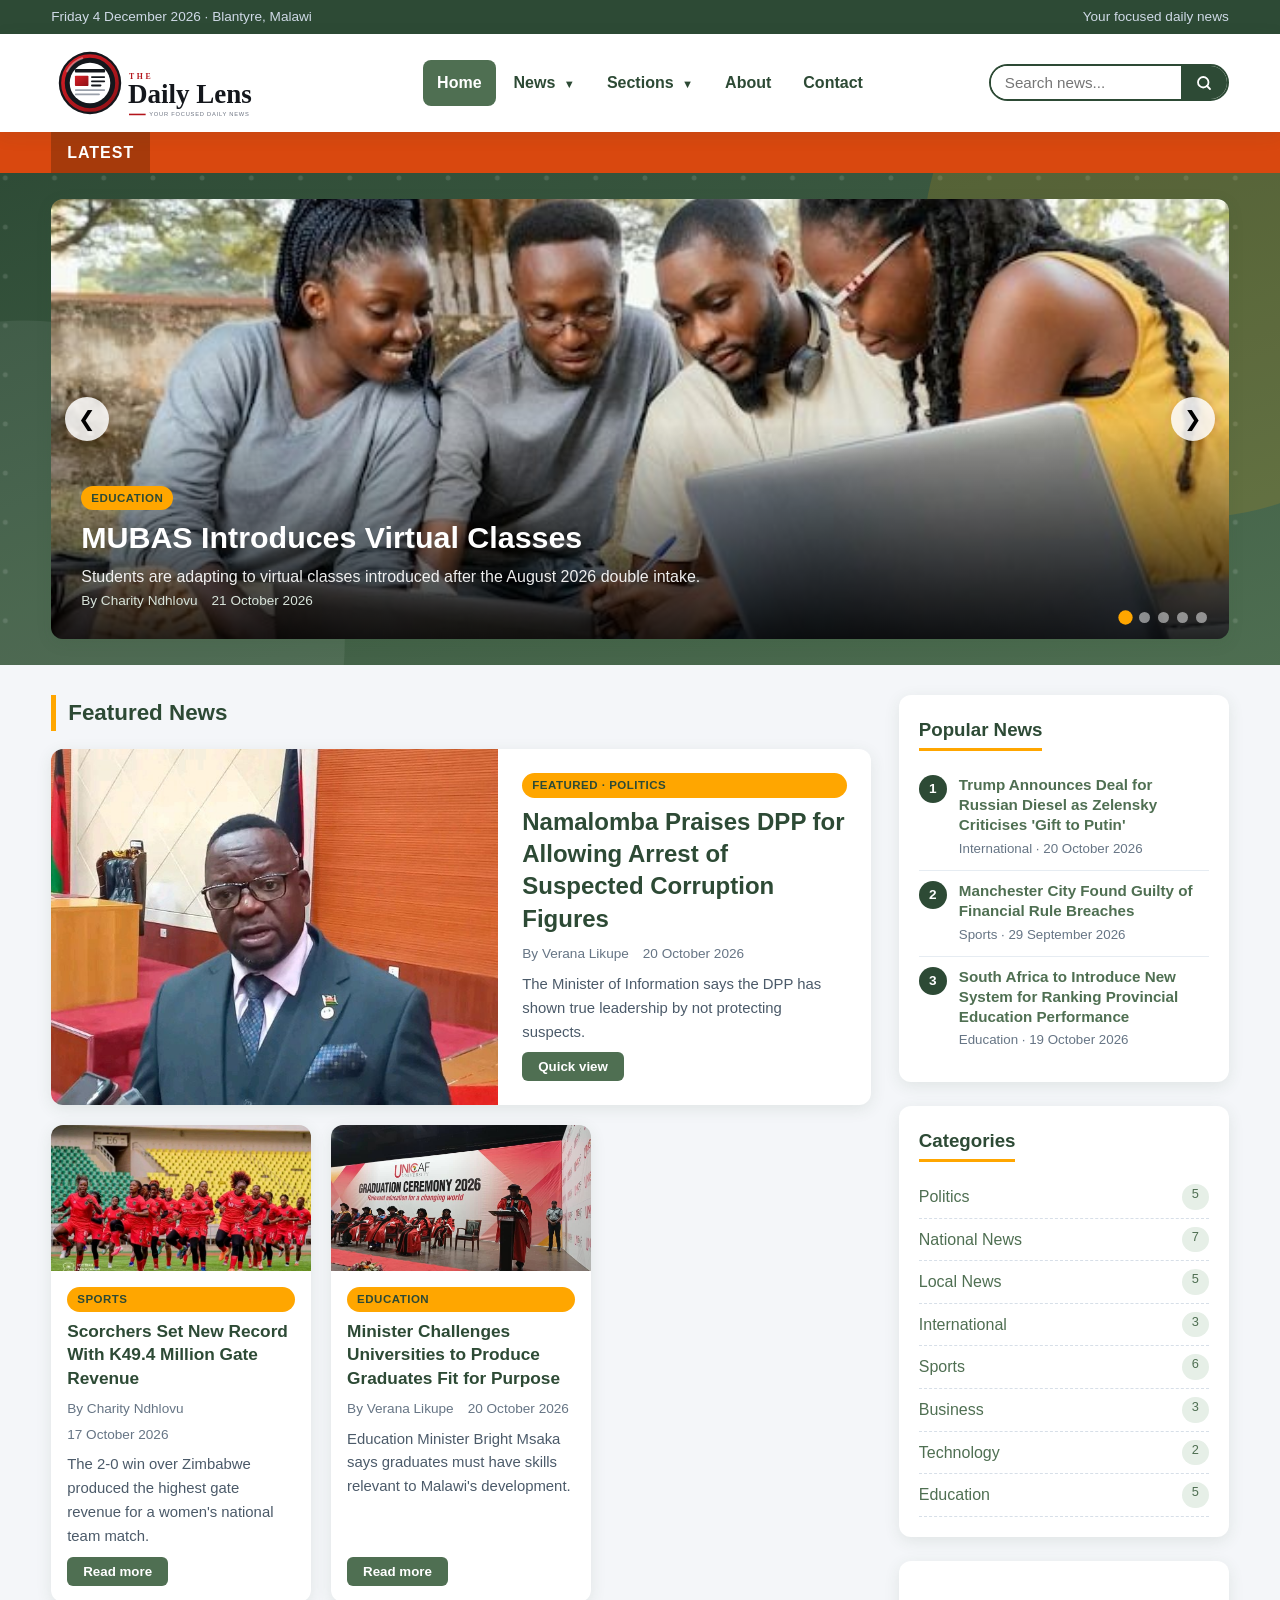
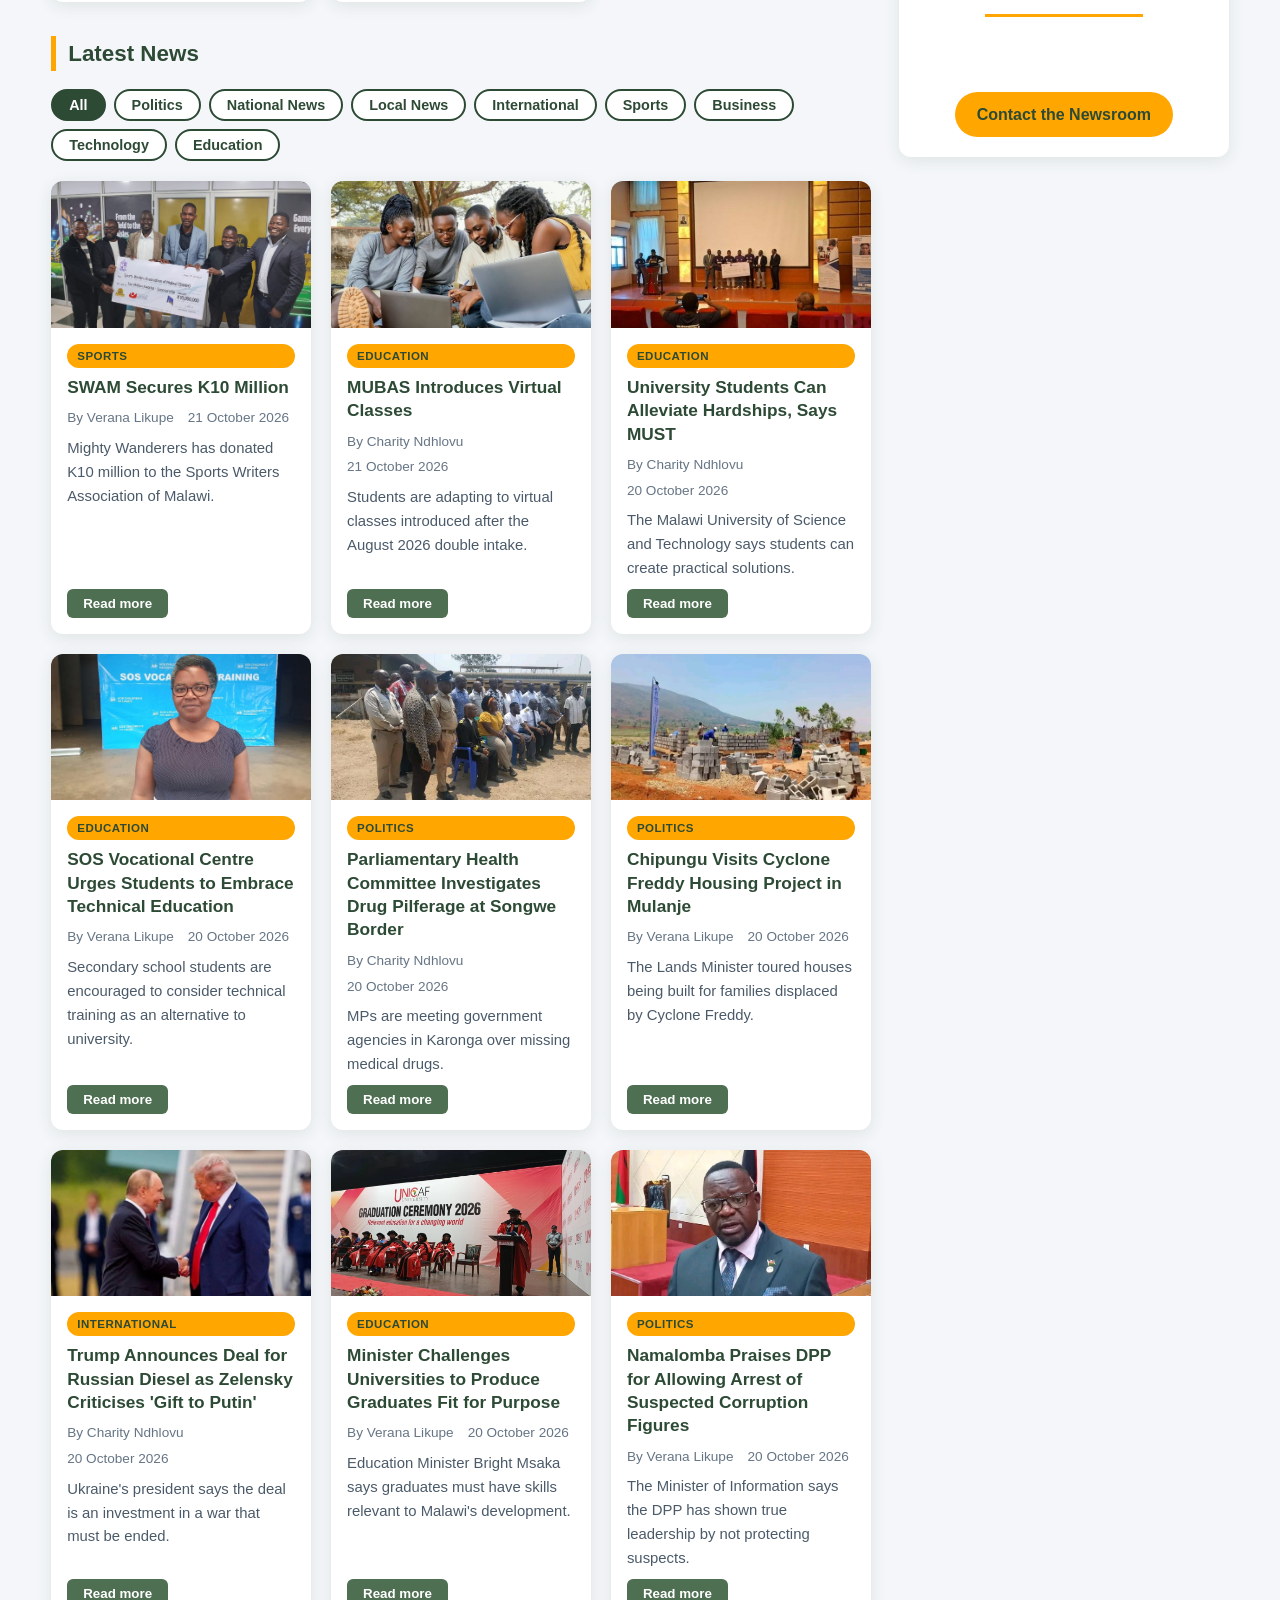
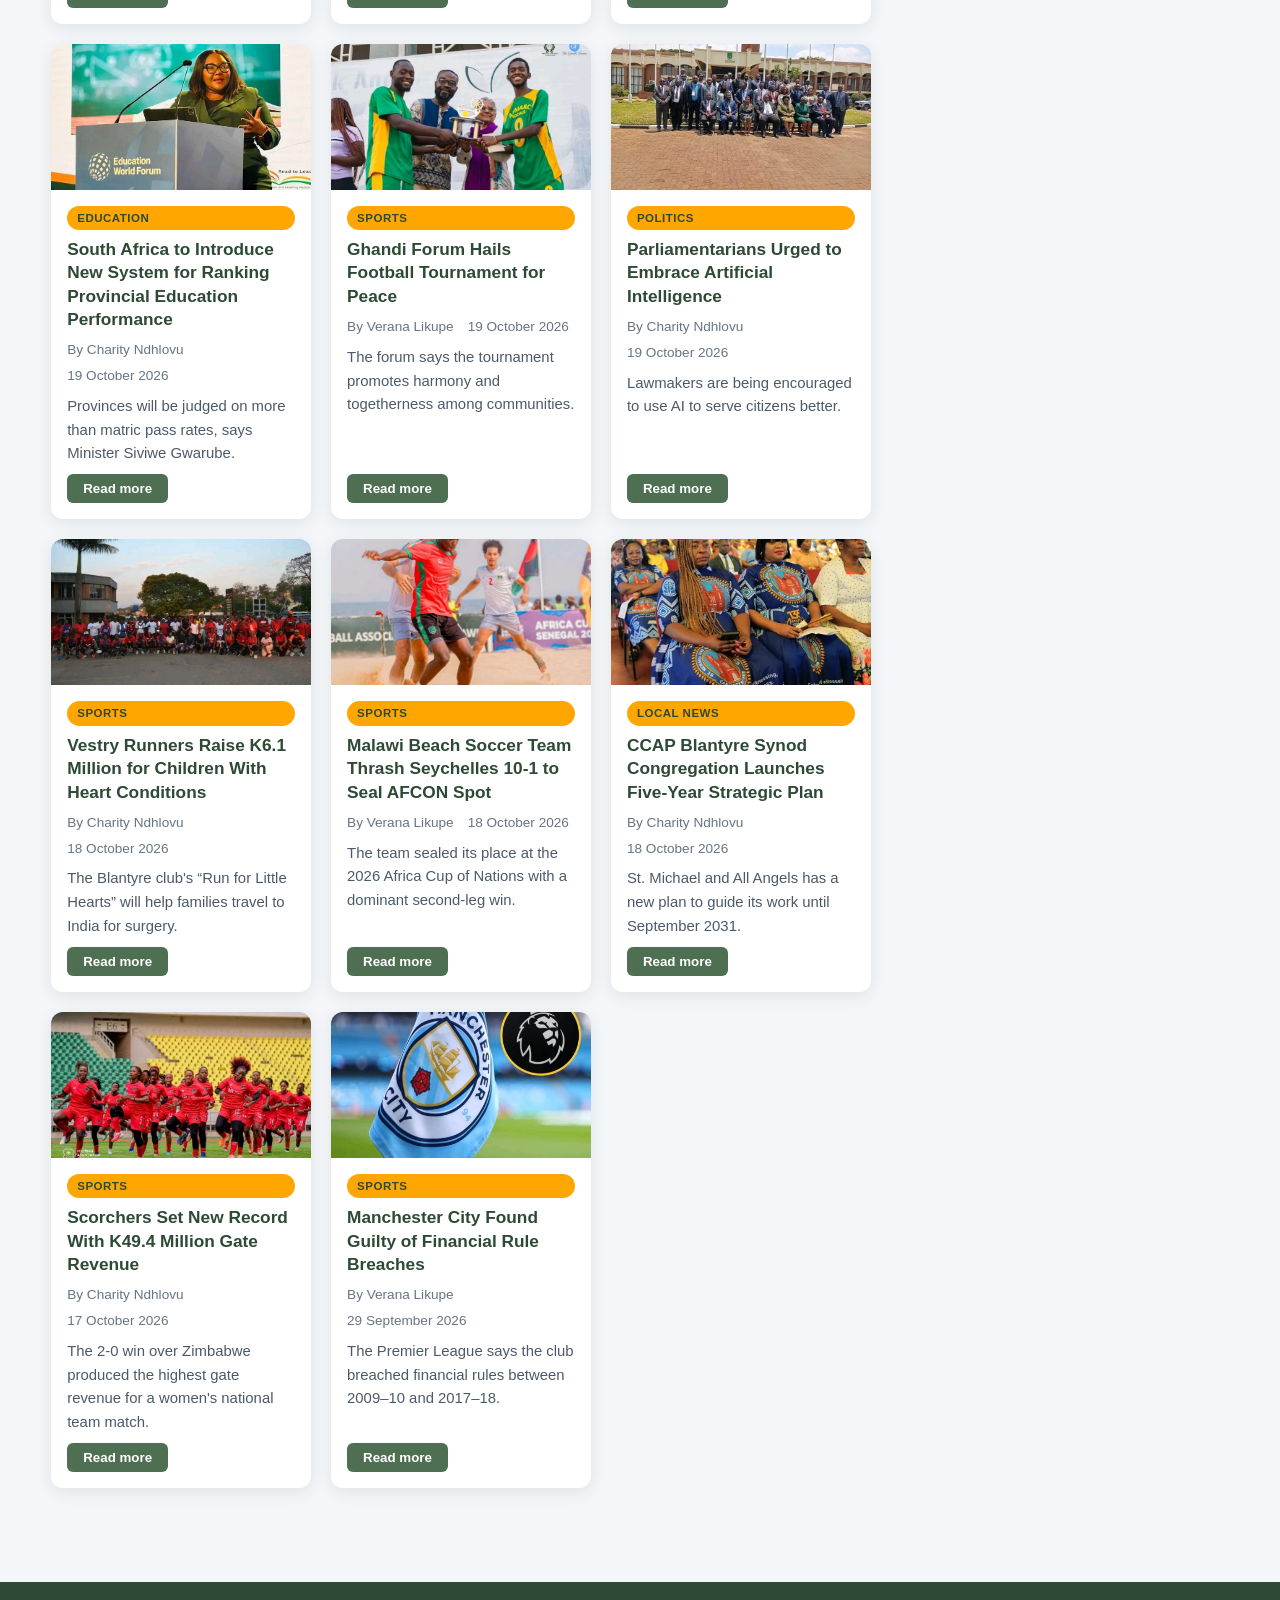
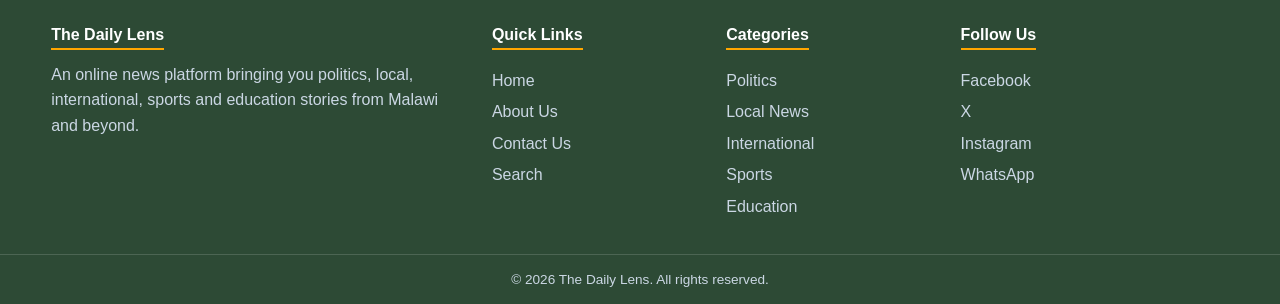
<file: index.html>
<!DOCTYPE html>
<html lang="en">
<head>
  <meta charset="UTF-8">
  <meta name="viewport" content="width=device-width, initial-scale=1.0">
  <meta name="description" content="The Daily Lens - politics, local, international, sports and education news from Malawi and beyond.">
  <title>Home | The Daily Lens</title>
  <link rel="icon" href="images/logo/logo-icon.svg" type="image/svg+xml">
  <link rel="stylesheet" href="css/style.css">
  <link rel="stylesheet" href="css/responsive.css">
  <link rel="stylesheet" href="css/animations.css">
  <link rel="stylesheet" href="css/loader.css">
</head>
<body data-page="home" data-base="">

  <!-- Loading effect -->
  <div id="loader" aria-label="Loading">
    <img class="loader-logo" src="images/logo/logo-icon.svg" alt="">
    <div class="loader-ring"></div>
    <div class="loader-name">THE DAILY LENS</div>
    <div class="loader-sub">Loading the latest stories...</div>
  </div>

  <div class="topbar">
    <div class="container">
      <span id="todayDate">Blantyre, Malawi</span>
      <span>Your focused daily news</span>
    </div>
  </div>

  <header class="site-header">
    <div class="container header-inner">
      <div class="logo">
        <a href="index.html" aria-label="The Daily Lens - home">
          <img src="images/logo/logo.svg" alt="The Daily Lens - your focused daily news">
        </a>
      </div>

      <nav class="main-nav" aria-label="Main navigation">
        <ul class="menu">
          <li><a class="nav-link" href="index.html">Home</a></li>
          <li class="has-dropdown">
            <a class="nav-link" href="categories/politics.html">News <span class="caret">&#9660;</span></a>
            <ul class="dropdown-menu">
              <li><a href="categories/politics.html">Politics</a></li>
              <li><a href="categories/national.html">National News</a></li>
              <li><a href="categories/national.html">National News</a></li>
          <li><a href="categories/local.html">Local News</a></li>
              <li><a href="categories/international.html">International</a></li>
            </ul>
          </li>
          <li class="has-dropdown">
            <a class="nav-link" href="index.html#latest">Sections <span class="caret">&#9660;</span></a>
            <ul class="dropdown-menu">
              <li><a href="categories/sports.html">Sports</a></li>
              <li><a href="categories/business.html">Business</a></li>
              <li><a href="categories/technology.html">Technology</a></li>
              <li><a href="categories/business.html">Business</a></li>
          <li><a href="categories/technology.html">Technology</a></li>
          <li><a href="categories/education.html">Education</a></li>
              <li><a href="index.html#latest">Latest News</a></li>
              <li><a href="index.html#popular">Popular News</a></li>
            </ul>
          </li>
          <li><a class="nav-link" href="about.html">About</a></li>
          <li><a class="nav-link" href="contact.html">Contact</a></li>
        </ul>
      </nav>

      <div class="header-tools">
        <form class="search-box" id="searchForm" role="search">
          <input type="search" placeholder="Search news..." aria-label="Search news">
          <button type="submit" aria-label="Search"><img src="images/icons/search.svg" alt=""></button>
        </form>
        <button class="menu-toggle" aria-label="Open menu" aria-expanded="false">&#9776;</button>
      </div>
    </div>
  </header>

  <!-- Breaking news ticker -->
  <section class="ticker" aria-label="Breaking news">
    <div class="container">
      <span class="ticker-label">LATEST</span>
      <div class="ticker-track"><div class="ticker-move" id="tickerMove"></div></div>
    </div>
  </section>

  <!-- Hero slider -->
  <section class="hero" aria-label="Top stories">
    <div class="container">
      <div class="slider" id="slider"></div>
    </div>
  </section>

  <main class="container layout">
    <div class="content">

      <section class="section-block" aria-labelledby="featured-h">
        <h2 class="section-title" id="featured-h">Featured News</h2>
        <div id="featuredNews"></div>
      </section>

      <section class="section-block" id="latest" aria-labelledby="latest-h">
        <h2 class="section-title" id="latest-h">Latest News</h2>
        <div class="filters" id="filters" aria-label="Filter news by category"></div>
        <div class="news-grid" id="latestNews"></div>
      </section>

    </div>

    <aside class="sidebar" aria-label="Sidebar">
      <section class="widget" id="popular">
        <h3>Popular News</h3>
        <ul class="popular-list" id="popularList"></ul>
      </section>
      <section class="widget">
        <h3>Categories</h3>
        <ul class="cat-list" id="categoryList"></ul>
      </section>
      <section class="widget donate-widget">
        <h3>Have a Story Tip?</h3>
        <p>Know something our readers should hear about? Tell us.</p>
        <a class="btn" href="contact.html">Contact the Newsroom</a>
      </section>
    </aside>
  </main>

  <footer class="site-footer">
    <div class="container footer-grid">
      <section>
        <h4>The Daily Lens</h4>
        <p>An online news platform bringing you politics, local, international, sports and education stories from Malawi and beyond.</p>
      </section>
      <nav aria-label="Footer links">
        <h4>Quick Links</h4>
        <ul>
          <li><a href="index.html">Home</a></li>
          <li><a href="about.html">About Us</a></li>
          <li><a href="contact.html">Contact Us</a></li>
          <li><a href="search.html">Search</a></li>
        </ul>
      </nav>
      <nav aria-label="Footer categories">
        <h4>Categories</h4>
        <ul>
          <li><a href="categories/politics.html">Politics</a></li>
          <li><a href="categories/local.html">Local News</a></li>
          <li><a href="categories/international.html">International</a></li>
          <li><a href="categories/sports.html">Sports</a></li>
          <li><a href="categories/education.html">Education</a></li>
        </ul>
      </nav>
      <nav aria-label="Social media">
        <h4>Follow Us</h4>
        <ul>
          <li><a href="https://www.facebook.com" target="_blank" rel="noopener">Facebook</a></li>
          <li><a href="https://x.com" target="_blank" rel="noopener">X</a></li>
          <li><a href="https://www.instagram.com" target="_blank" rel="noopener">Instagram</a></li>
          <li><a href="https://www.whatsapp.com" target="_blank" rel="noopener">WhatsApp</a></li>
        </ul>
      </nav>
    </div>
    <div class="footer-bottom">
      <p>&copy; 2026 The Daily Lens. All rights reserved.</p>
    </div>
  </footer>

  <!-- Modal window -->
  <div class="modal-overlay" id="modal" role="dialog" aria-modal="true" aria-label="Article preview">
    <div class="modal">
      <button class="modal-close" aria-label="Close">&times;</button>
      <div class="modal-body"></div>
    </div>
  </div>

  <button id="backTop" aria-label="Back to top">&#8679;</button>

  <script src="js/data.js"></script>
  <script src="js/loader.js"></script>
  <script src="js/search.js"></script>
  <script src="js/slider.js"></script>
  <script src="js/modal.js"></script>
  <script src="js/menu.js"></script>
  <script src="js/main.js"></script>
</body>
</html>
</file>
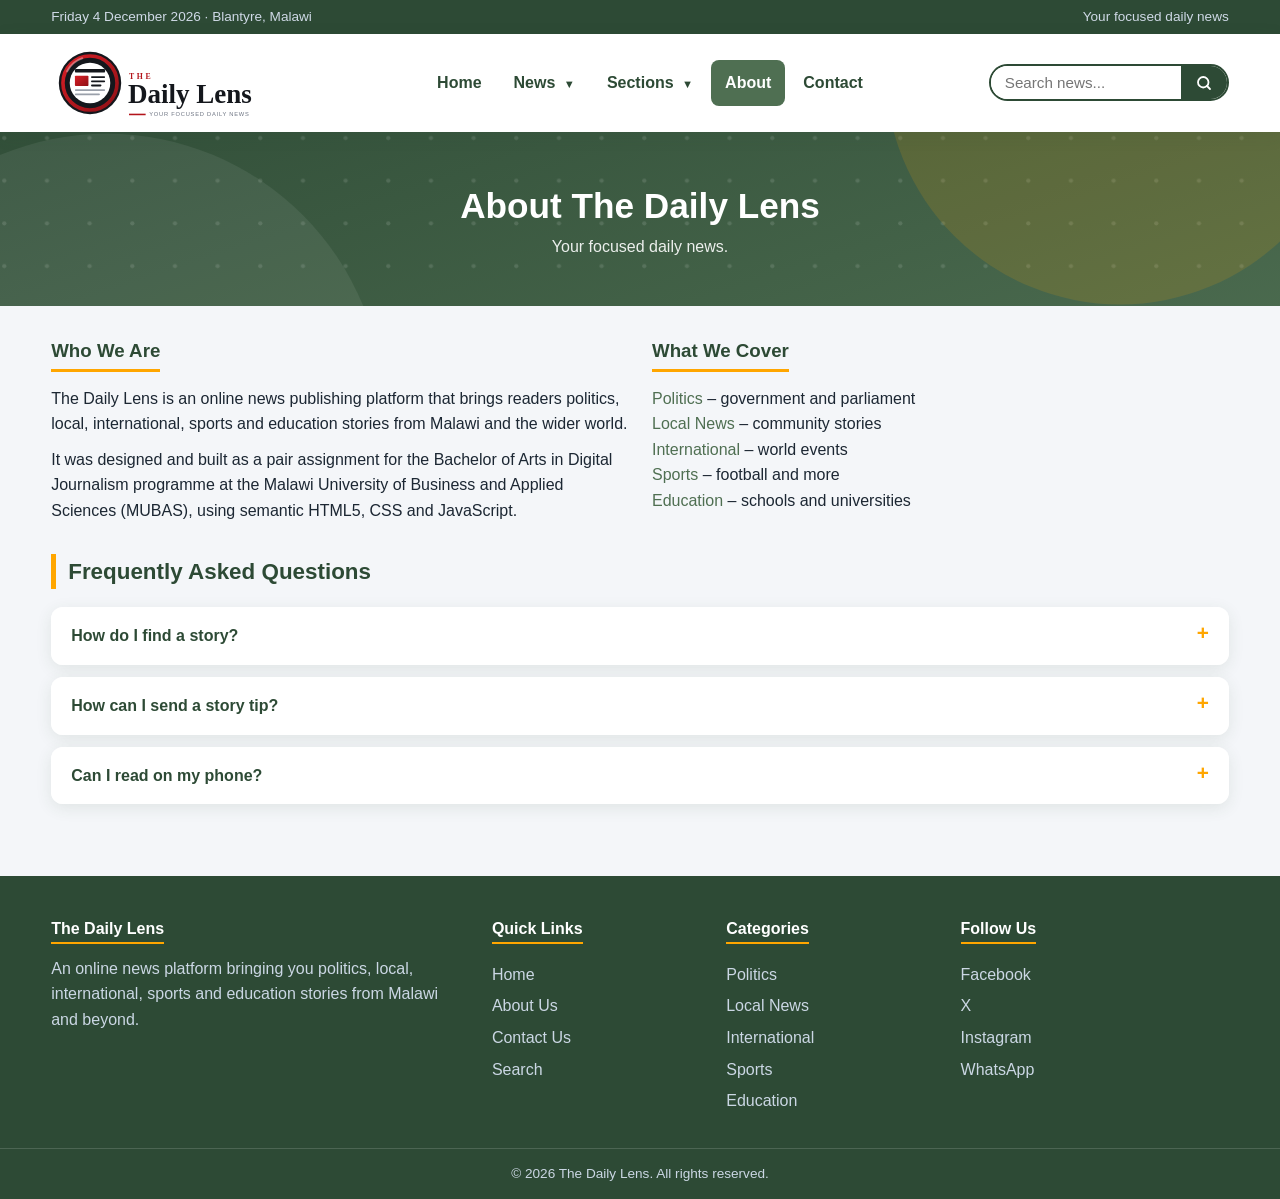
<file: about.html>
<!DOCTYPE html>
<html lang="en">
<head>
  <meta charset="UTF-8">
  <meta name="viewport" content="width=device-width, initial-scale=1.0">
  <meta name="description" content="About The Daily Lens, an online news platform from Blantyre, Malawi.">
  <title>About Us | The Daily Lens</title>
  <link rel="icon" href="images/logo/logo-icon.svg" type="image/svg+xml">
  <link rel="stylesheet" href="css/style.css">
  <link rel="stylesheet" href="css/responsive.css">
  <link rel="stylesheet" href="css/animations.css">
  <link rel="stylesheet" href="css/loader.css">
</head>
<body data-page="static" data-base="">

  <!-- Loading effect -->
  <div id="loader" aria-label="Loading">
    <img class="loader-logo" src="images/logo/logo-icon.svg" alt="">
    <div class="loader-ring"></div>
    <div class="loader-name">THE DAILY LENS</div>
    <div class="loader-sub">Loading the latest stories...</div>
  </div>

  <div class="topbar">
    <div class="container">
      <span id="todayDate">Blantyre, Malawi</span>
      <span>Your focused daily news</span>
    </div>
  </div>

  <header class="site-header">
    <div class="container header-inner">
      <div class="logo">
        <a href="index.html" aria-label="The Daily Lens - home">
          <img src="images/logo/logo.svg" alt="The Daily Lens - your focused daily news">
        </a>
      </div>

      <nav class="main-nav" aria-label="Main navigation">
        <ul class="menu">
          <li><a class="nav-link" href="index.html">Home</a></li>
          <li class="has-dropdown">
            <a class="nav-link" href="categories/politics.html">News <span class="caret">&#9660;</span></a>
            <ul class="dropdown-menu">
              <li><a href="categories/politics.html">Politics</a></li>
              <li><a href="categories/national.html">National News</a></li>
              <li><a href="categories/national.html">National News</a></li>
          <li><a href="categories/local.html">Local News</a></li>
              <li><a href="categories/international.html">International</a></li>
            </ul>
          </li>
          <li class="has-dropdown">
            <a class="nav-link" href="index.html#latest">Sections <span class="caret">&#9660;</span></a>
            <ul class="dropdown-menu">
              <li><a href="categories/sports.html">Sports</a></li>
              <li><a href="categories/business.html">Business</a></li>
              <li><a href="categories/technology.html">Technology</a></li>
              <li><a href="categories/business.html">Business</a></li>
          <li><a href="categories/technology.html">Technology</a></li>
          <li><a href="categories/education.html">Education</a></li>
              <li><a href="index.html#latest">Latest News</a></li>
              <li><a href="index.html#popular">Popular News</a></li>
            </ul>
          </li>
          <li><a class="nav-link" href="about.html">About</a></li>
          <li><a class="nav-link" href="contact.html">Contact</a></li>
        </ul>
      </nav>

      <div class="header-tools">
        <form class="search-box" id="searchForm" role="search">
          <input type="search" placeholder="Search news..." aria-label="Search news">
          <button type="submit" aria-label="Search"><img src="images/icons/search.svg" alt=""></button>
        </form>
        <button class="menu-toggle" aria-label="Open menu" aria-expanded="false">&#9776;</button>
      </div>
    </div>
  </header>

  <section class="page-banner">
    <div class="container">
      <h1>About The Daily Lens</h1>
      <p>Your focused daily news.</p>
    </div>
  </section>

  <main class="container about-page">
    <div class="about-grid">
      <section class="widget">
        <h3>Who We Are</h3>
        <p>The Daily Lens is an online news publishing platform that brings readers politics, local, international, sports and education stories from Malawi and the wider world.</p>
        <p class="para-gap">It was designed and built as a pair assignment for the Bachelor of Arts in Digital Journalism programme at the Malawi University of Business and Applied Sciences (MUBAS), using semantic HTML5, CSS and JavaScript.</p>
      </section>
      <section class="widget">
        <h3>What We Cover</h3>
        <ul>
          <li><a href="categories/politics.html">Politics</a> &ndash; government and parliament</li>
          <li><a href="categories/local.html">Local News</a> &ndash; community stories</li>
          <li><a href="categories/international.html">International</a> &ndash; world events</li>
          <li><a href="categories/sports.html">Sports</a> &ndash; football and more</li>
          <li><a href="categories/education.html">Education</a> &ndash; schools and universities</li>
        </ul>
      </section>
    </div>

    <h2 class="section-title">Frequently Asked Questions</h2>
    <section aria-label="Frequently asked questions">
      <div class="acc-item">
        <button class="acc-btn" aria-expanded="false">How do I find a story? <span>+</span></button>
        <div class="acc-panel"><p>Use the search box at the top of every page, or open the Search page to filter by keyword and category.</p></div>
      </div>
      <div class="acc-item">
        <button class="acc-btn" aria-expanded="false">How can I send a story tip? <span>+</span></button>
        <div class="acc-panel"><p>Visit the <a href="contact.html">Contact page</a> and send us a message with the details.</p></div>
      </div>
      <div class="acc-item">
        <button class="acc-btn" aria-expanded="false">Can I read on my phone? <span>+</span></button>
        <div class="acc-panel"><p>Yes. The site adjusts automatically to phones, tablets and desktop computers.</p></div>
      </div>
    </section>
  </main>

  <footer class="site-footer">
    <div class="container footer-grid">
      <section>
        <h4>The Daily Lens</h4>
        <p>An online news platform bringing you politics, local, international, sports and education stories from Malawi and beyond.</p>
      </section>
      <nav aria-label="Footer links">
        <h4>Quick Links</h4>
        <ul>
          <li><a href="index.html">Home</a></li>
          <li><a href="about.html">About Us</a></li>
          <li><a href="contact.html">Contact Us</a></li>
          <li><a href="search.html">Search</a></li>
        </ul>
      </nav>
      <nav aria-label="Footer categories">
        <h4>Categories</h4>
        <ul>
          <li><a href="categories/politics.html">Politics</a></li>
          <li><a href="categories/local.html">Local News</a></li>
          <li><a href="categories/international.html">International</a></li>
          <li><a href="categories/sports.html">Sports</a></li>
          <li><a href="categories/education.html">Education</a></li>
        </ul>
      </nav>
      <nav aria-label="Social media">
        <h4>Follow Us</h4>
        <ul>
          <li><a href="https://www.facebook.com" target="_blank" rel="noopener">Facebook</a></li>
          <li><a href="https://x.com" target="_blank" rel="noopener">X</a></li>
          <li><a href="https://www.instagram.com" target="_blank" rel="noopener">Instagram</a></li>
          <li><a href="https://www.whatsapp.com" target="_blank" rel="noopener">WhatsApp</a></li>
        </ul>
      </nav>
    </div>
    <div class="footer-bottom">
      <p>&copy; 2026 The Daily Lens. All rights reserved.</p>
    </div>
  </footer>

  <!-- Modal window -->
  <div class="modal-overlay" id="modal" role="dialog" aria-modal="true" aria-label="Article preview">
    <div class="modal">
      <button class="modal-close" aria-label="Close">&times;</button>
      <div class="modal-body"></div>
    </div>
  </div>

  <button id="backTop" aria-label="Back to top">&#8679;</button>

  <script src="js/data.js"></script>
  <script src="js/loader.js"></script>
  <script src="js/search.js"></script>
  <script src="js/slider.js"></script>
  <script src="js/modal.js"></script>
  <script src="js/menu.js"></script>
  <script src="js/main.js"></script>
</body>
</html>
</file>
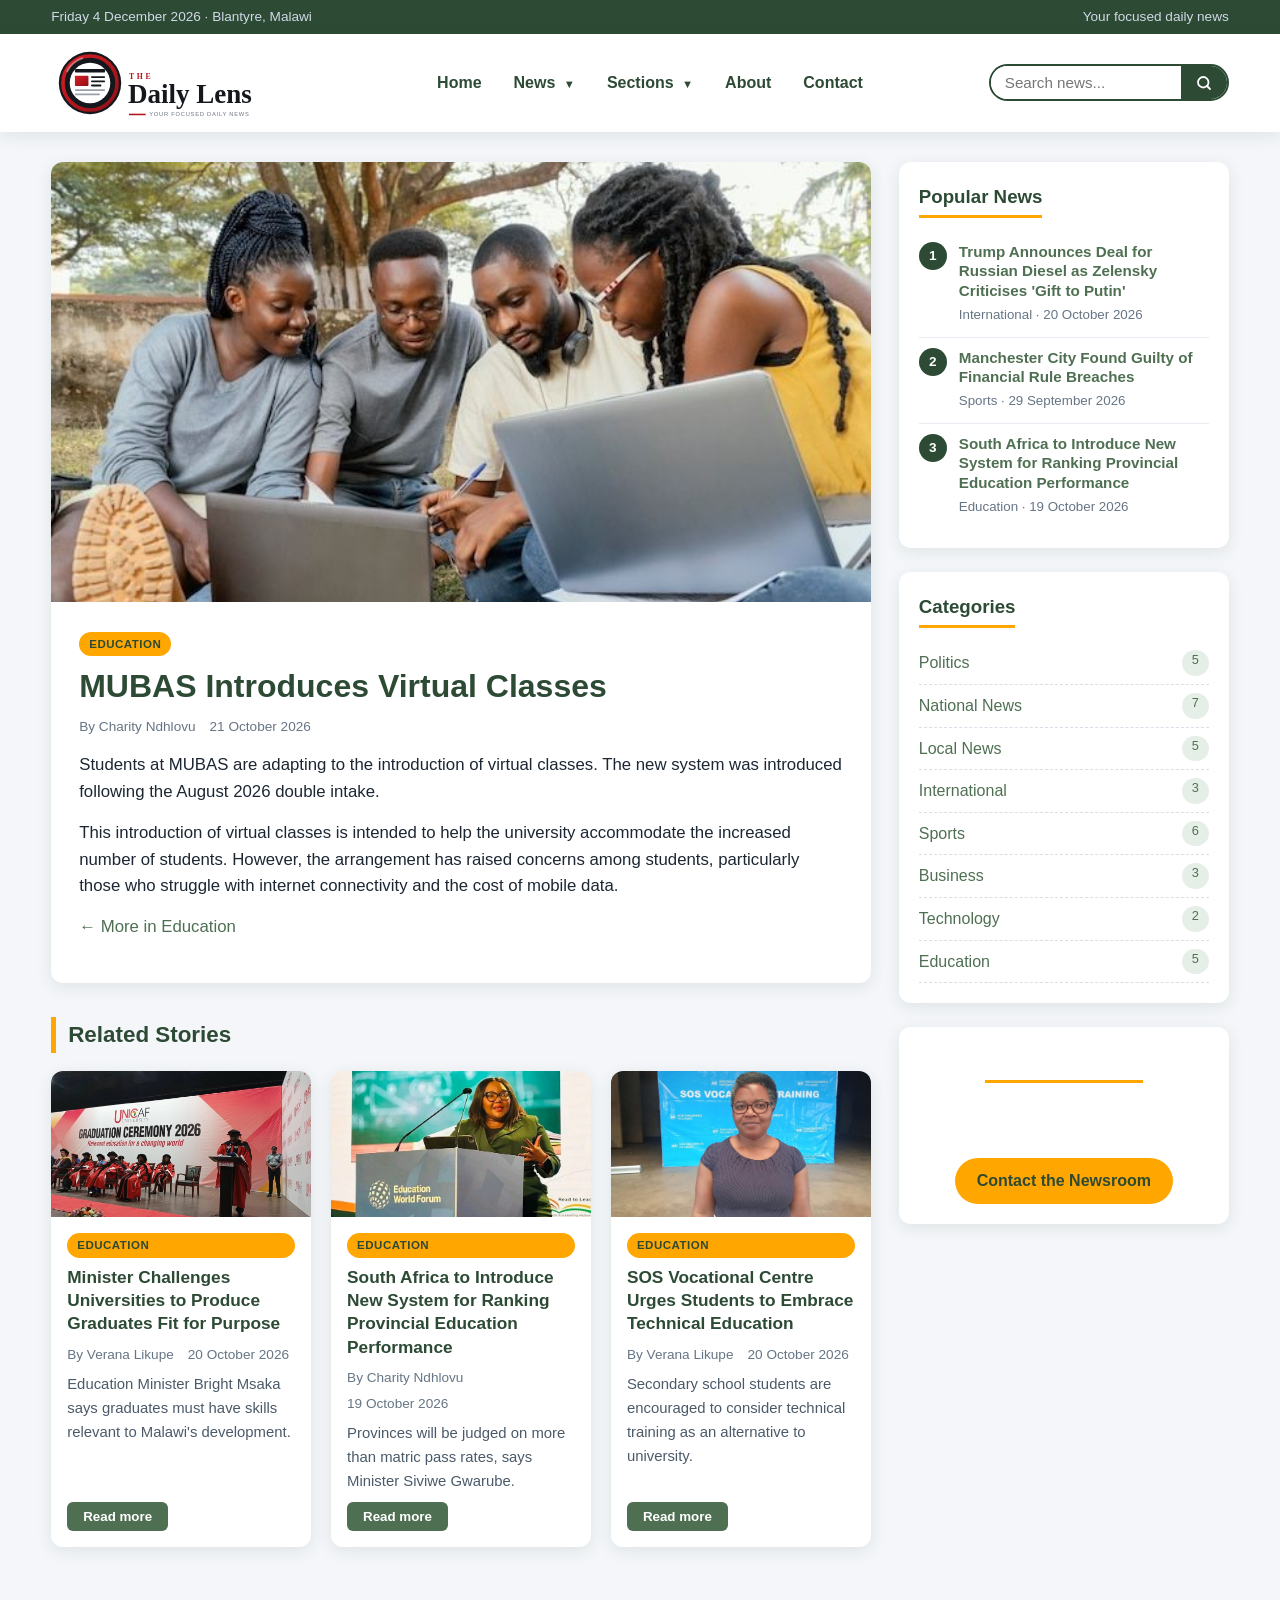
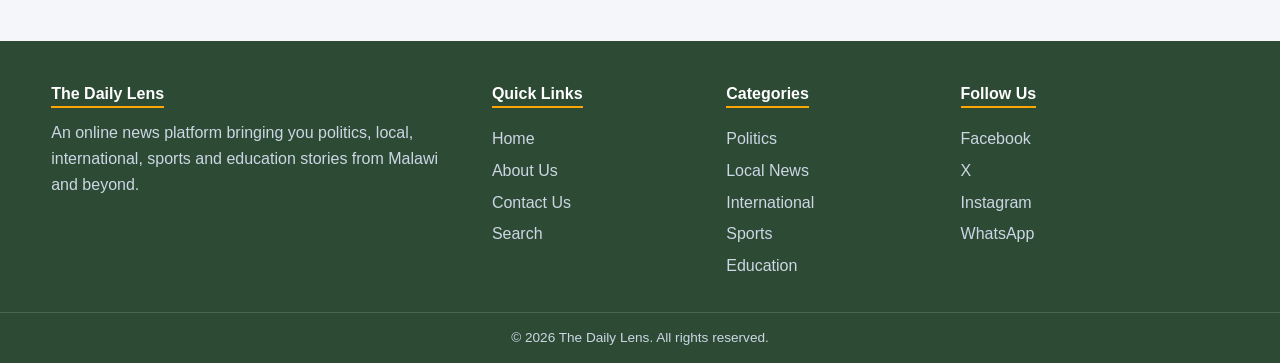
<file: article.html>
<!DOCTYPE html>
<html lang="en">
<head>
  <meta charset="UTF-8">
  <meta name="viewport" content="width=device-width, initial-scale=1.0">
  <meta name="description" content="Read the full story on The Daily Lens.">
  <title>Article | The Daily Lens</title>
  <link rel="icon" href="images/logo/logo-icon.svg" type="image/svg+xml">
  <link rel="stylesheet" href="css/style.css">
  <link rel="stylesheet" href="css/responsive.css">
  <link rel="stylesheet" href="css/animations.css">
  <link rel="stylesheet" href="css/loader.css">
</head>
<body data-page="article" data-base="">

  <!-- Loading effect -->
  <div id="loader" aria-label="Loading">
    <img class="loader-logo" src="images/logo/logo-icon.svg" alt="">
    <div class="loader-ring"></div>
    <div class="loader-name">THE DAILY LENS</div>
    <div class="loader-sub">Loading the latest stories...</div>
  </div>

  <div class="topbar">
    <div class="container">
      <span id="todayDate">Blantyre, Malawi</span>
      <span>Your focused daily news</span>
    </div>
  </div>

  <header class="site-header">
    <div class="container header-inner">
      <div class="logo">
        <a href="index.html" aria-label="The Daily Lens - home">
          <img src="images/logo/logo.svg" alt="The Daily Lens - your focused daily news">
        </a>
      </div>

      <nav class="main-nav" aria-label="Main navigation">
        <ul class="menu">
          <li><a class="nav-link" href="index.html">Home</a></li>
          <li class="has-dropdown">
            <a class="nav-link" href="categories/politics.html">News <span class="caret">&#9660;</span></a>
            <ul class="dropdown-menu">
              <li><a href="categories/politics.html">Politics</a></li>
              <li><a href="categories/national.html">National News</a></li>
              <li><a href="categories/national.html">National News</a></li>
          <li><a href="categories/local.html">Local News</a></li>
              <li><a href="categories/international.html">International</a></li>
            </ul>
          </li>
          <li class="has-dropdown">
            <a class="nav-link" href="index.html#latest">Sections <span class="caret">&#9660;</span></a>
            <ul class="dropdown-menu">
              <li><a href="categories/sports.html">Sports</a></li>
              <li><a href="categories/business.html">Business</a></li>
              <li><a href="categories/technology.html">Technology</a></li>
              <li><a href="categories/business.html">Business</a></li>
          <li><a href="categories/technology.html">Technology</a></li>
          <li><a href="categories/education.html">Education</a></li>
              <li><a href="index.html#latest">Latest News</a></li>
              <li><a href="index.html#popular">Popular News</a></li>
            </ul>
          </li>
          <li><a class="nav-link" href="about.html">About</a></li>
          <li><a class="nav-link" href="contact.html">Contact</a></li>
        </ul>
      </nav>

      <div class="header-tools">
        <form class="search-box" id="searchForm" role="search">
          <input type="search" placeholder="Search news..." aria-label="Search news">
          <button type="submit" aria-label="Search"><img src="images/icons/search.svg" alt=""></button>
        </form>
        <button class="menu-toggle" aria-label="Open menu" aria-expanded="false">&#9776;</button>
      </div>
    </div>
  </header>

  <main class="container layout">
    <div class="content">
      <article class="article-full" id="articleView" aria-live="polite"></article>
      <section class="section-block related-block" aria-labelledby="related-h">
        <h2 class="section-title" id="related-h">Related Stories</h2>
        <div class="news-grid" id="relatedNews"></div>
      </section>
    </div>

    <aside class="sidebar" aria-label="Sidebar">
      <section class="widget" id="popular">
        <h3>Popular News</h3>
        <ul class="popular-list" id="popularList"></ul>
      </section>
      <section class="widget">
        <h3>Categories</h3>
        <ul class="cat-list" id="categoryList"></ul>
      </section>
      <section class="widget donate-widget">
        <h3>Have a Story Tip?</h3>
        <p>Know something our readers should hear about? Tell us.</p>
        <a class="btn" href="contact.html">Contact the Newsroom</a>
      </section>
    </aside>
  </main>

  <footer class="site-footer">
    <div class="container footer-grid">
      <section>
        <h4>The Daily Lens</h4>
        <p>An online news platform bringing you politics, local, international, sports and education stories from Malawi and beyond.</p>
      </section>
      <nav aria-label="Footer links">
        <h4>Quick Links</h4>
        <ul>
          <li><a href="index.html">Home</a></li>
          <li><a href="about.html">About Us</a></li>
          <li><a href="contact.html">Contact Us</a></li>
          <li><a href="search.html">Search</a></li>
        </ul>
      </nav>
      <nav aria-label="Footer categories">
        <h4>Categories</h4>
        <ul>
          <li><a href="categories/politics.html">Politics</a></li>
          <li><a href="categories/local.html">Local News</a></li>
          <li><a href="categories/international.html">International</a></li>
          <li><a href="categories/sports.html">Sports</a></li>
          <li><a href="categories/education.html">Education</a></li>
        </ul>
      </nav>
      <nav aria-label="Social media">
        <h4>Follow Us</h4>
        <ul>
          <li><a href="https://www.facebook.com" target="_blank" rel="noopener">Facebook</a></li>
          <li><a href="https://x.com" target="_blank" rel="noopener">X</a></li>
          <li><a href="https://www.instagram.com" target="_blank" rel="noopener">Instagram</a></li>
          <li><a href="https://www.whatsapp.com" target="_blank" rel="noopener">WhatsApp</a></li>
        </ul>
      </nav>
    </div>
    <div class="footer-bottom">
      <p>&copy; 2026 The Daily Lens. All rights reserved.</p>
    </div>
  </footer>

  <!-- Modal window -->
  <div class="modal-overlay" id="modal" role="dialog" aria-modal="true" aria-label="Article preview">
    <div class="modal">
      <button class="modal-close" aria-label="Close">&times;</button>
      <div class="modal-body"></div>
    </div>
  </div>

  <button id="backTop" aria-label="Back to top">&#8679;</button>

  <script src="js/data.js"></script>
  <script src="js/loader.js"></script>
  <script src="js/search.js"></script>
  <script src="js/slider.js"></script>
  <script src="js/modal.js"></script>
  <script src="js/menu.js"></script>
  <script src="js/main.js"></script>
</body>
</html>
</file>
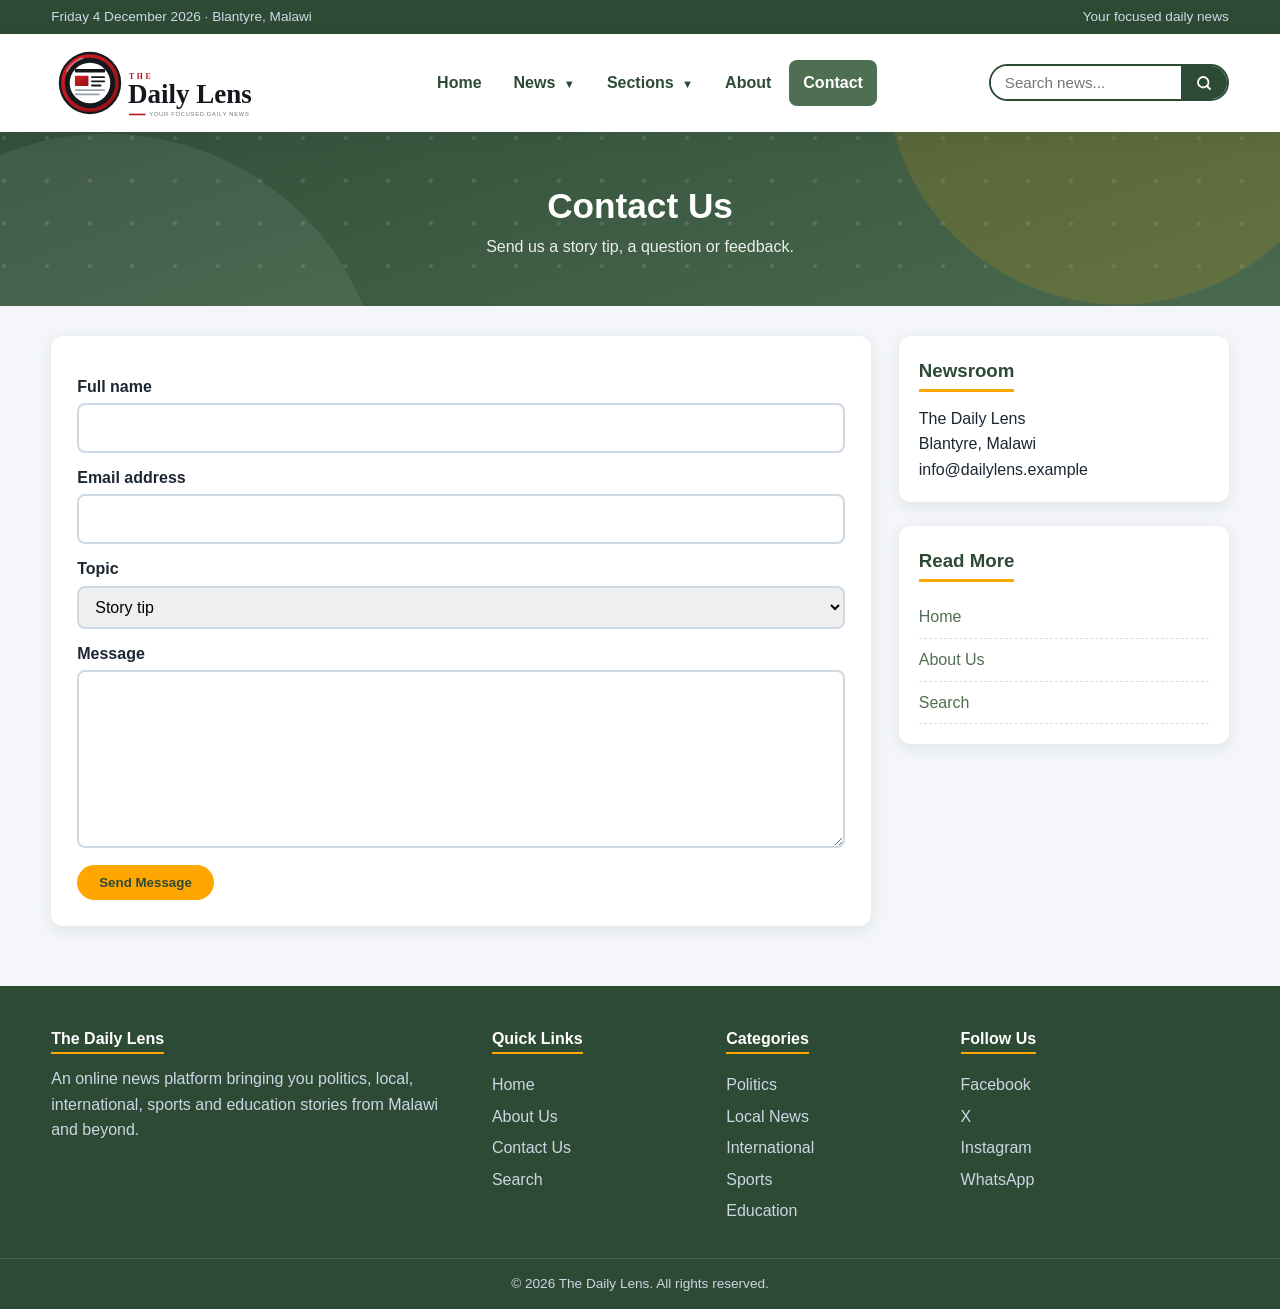
<file: contact.html>
<!DOCTYPE html>
<html lang="en">
<head>
  <meta charset="UTF-8">
  <meta name="viewport" content="width=device-width, initial-scale=1.0">
  <meta name="description" content="Contact The Daily Lens newsroom.">
  <title>Contact | The Daily Lens</title>
  <link rel="icon" href="images/logo/logo-icon.svg" type="image/svg+xml">
  <link rel="stylesheet" href="css/style.css">
  <link rel="stylesheet" href="css/responsive.css">
  <link rel="stylesheet" href="css/animations.css">
  <link rel="stylesheet" href="css/loader.css">
</head>
<body data-page="static" data-base="">

  <!-- Loading effect -->
  <div id="loader" aria-label="Loading">
    <img class="loader-logo" src="images/logo/logo-icon.svg" alt="">
    <div class="loader-ring"></div>
    <div class="loader-name">THE DAILY LENS</div>
    <div class="loader-sub">Loading the latest stories...</div>
  </div>

  <div class="topbar">
    <div class="container">
      <span id="todayDate">Blantyre, Malawi</span>
      <span>Your focused daily news</span>
    </div>
  </div>

  <header class="site-header">
    <div class="container header-inner">
      <div class="logo">
        <a href="index.html" aria-label="The Daily Lens - home">
          <img src="images/logo/logo.svg" alt="The Daily Lens - your focused daily news">
        </a>
      </div>

      <nav class="main-nav" aria-label="Main navigation">
        <ul class="menu">
          <li><a class="nav-link" href="index.html">Home</a></li>
          <li class="has-dropdown">
            <a class="nav-link" href="categories/politics.html">News <span class="caret">&#9660;</span></a>
            <ul class="dropdown-menu">
              <li><a href="categories/politics.html">Politics</a></li>
              <li><a href="categories/national.html">National News</a></li>
              <li><a href="categories/national.html">National News</a></li>
          <li><a href="categories/local.html">Local News</a></li>
              <li><a href="categories/international.html">International</a></li>
            </ul>
          </li>
          <li class="has-dropdown">
            <a class="nav-link" href="index.html#latest">Sections <span class="caret">&#9660;</span></a>
            <ul class="dropdown-menu">
              <li><a href="categories/sports.html">Sports</a></li>
              <li><a href="categories/business.html">Business</a></li>
              <li><a href="categories/technology.html">Technology</a></li>
              <li><a href="categories/business.html">Business</a></li>
          <li><a href="categories/technology.html">Technology</a></li>
          <li><a href="categories/education.html">Education</a></li>
              <li><a href="index.html#latest">Latest News</a></li>
              <li><a href="index.html#popular">Popular News</a></li>
            </ul>
          </li>
          <li><a class="nav-link" href="about.html">About</a></li>
          <li><a class="nav-link" href="contact.html">Contact</a></li>
        </ul>
      </nav>

      <div class="header-tools">
        <form class="search-box" id="searchForm" role="search">
          <input type="search" placeholder="Search news..." aria-label="Search news">
          <button type="submit" aria-label="Search"><img src="images/icons/search.svg" alt=""></button>
        </form>
        <button class="menu-toggle" aria-label="Open menu" aria-expanded="false">&#9776;</button>
      </div>
    </div>
  </header>

  <section class="page-banner">
    <div class="container">
      <h1>Contact Us</h1>
      <p>Send us a story tip, a question or feedback.</p>
    </div>
  </section>

  <main class="container layout">
    <section class="content" aria-label="Contact form">
      <form class="form-card" id="contactForm">
        <label for="name">Full name</label>
        <input type="text" id="name" name="name" required>
        <label for="email">Email address</label>
        <input type="email" id="email" name="email" required>
        <label for="topic">Topic</label>
        <select id="topic" name="topic">
          <option>Story tip</option>
          <option>Feedback</option>
          <option>Advertising</option>
          <option>Other</option>
        </select>
        <label for="message">Message</label>
        <textarea id="message" name="message" rows="6" required></textarea>
        <button class="btn" type="submit">Send Message</button>
        <p id="formMsg" role="status"></p>
      </form>
    </section>
    <aside class="sidebar" aria-label="Contact details">
      <section class="widget">
        <h3>Newsroom</h3>
        <address>The Daily Lens<br>Blantyre, Malawi<br>info@dailylens.example</address>
      </section>
      <section class="widget">
        <h3>Read More</h3>
        <ul class="cat-list">
          <li><a href="index.html">Home</a></li>
          <li><a href="about.html">About Us</a></li>
          <li><a href="search.html">Search</a></li>
        </ul>
      </section>
    </aside>
  </main>

  <footer class="site-footer">
    <div class="container footer-grid">
      <section>
        <h4>The Daily Lens</h4>
        <p>An online news platform bringing you politics, local, international, sports and education stories from Malawi and beyond.</p>
      </section>
      <nav aria-label="Footer links">
        <h4>Quick Links</h4>
        <ul>
          <li><a href="index.html">Home</a></li>
          <li><a href="about.html">About Us</a></li>
          <li><a href="contact.html">Contact Us</a></li>
          <li><a href="search.html">Search</a></li>
        </ul>
      </nav>
      <nav aria-label="Footer categories">
        <h4>Categories</h4>
        <ul>
          <li><a href="categories/politics.html">Politics</a></li>
          <li><a href="categories/local.html">Local News</a></li>
          <li><a href="categories/international.html">International</a></li>
          <li><a href="categories/sports.html">Sports</a></li>
          <li><a href="categories/education.html">Education</a></li>
        </ul>
      </nav>
      <nav aria-label="Social media">
        <h4>Follow Us</h4>
        <ul>
          <li><a href="https://www.facebook.com" target="_blank" rel="noopener">Facebook</a></li>
          <li><a href="https://x.com" target="_blank" rel="noopener">X</a></li>
          <li><a href="https://www.instagram.com" target="_blank" rel="noopener">Instagram</a></li>
          <li><a href="https://www.whatsapp.com" target="_blank" rel="noopener">WhatsApp</a></li>
        </ul>
      </nav>
    </div>
    <div class="footer-bottom">
      <p>&copy; 2026 The Daily Lens. All rights reserved.</p>
    </div>
  </footer>

  <!-- Modal window -->
  <div class="modal-overlay" id="modal" role="dialog" aria-modal="true" aria-label="Article preview">
    <div class="modal">
      <button class="modal-close" aria-label="Close">&times;</button>
      <div class="modal-body"></div>
    </div>
  </div>

  <button id="backTop" aria-label="Back to top">&#8679;</button>

  <script src="js/data.js"></script>
  <script src="js/loader.js"></script>
  <script src="js/search.js"></script>
  <script src="js/slider.js"></script>
  <script src="js/modal.js"></script>
  <script src="js/menu.js"></script>
  <script src="js/main.js"></script>
</body>
</html>
</file>
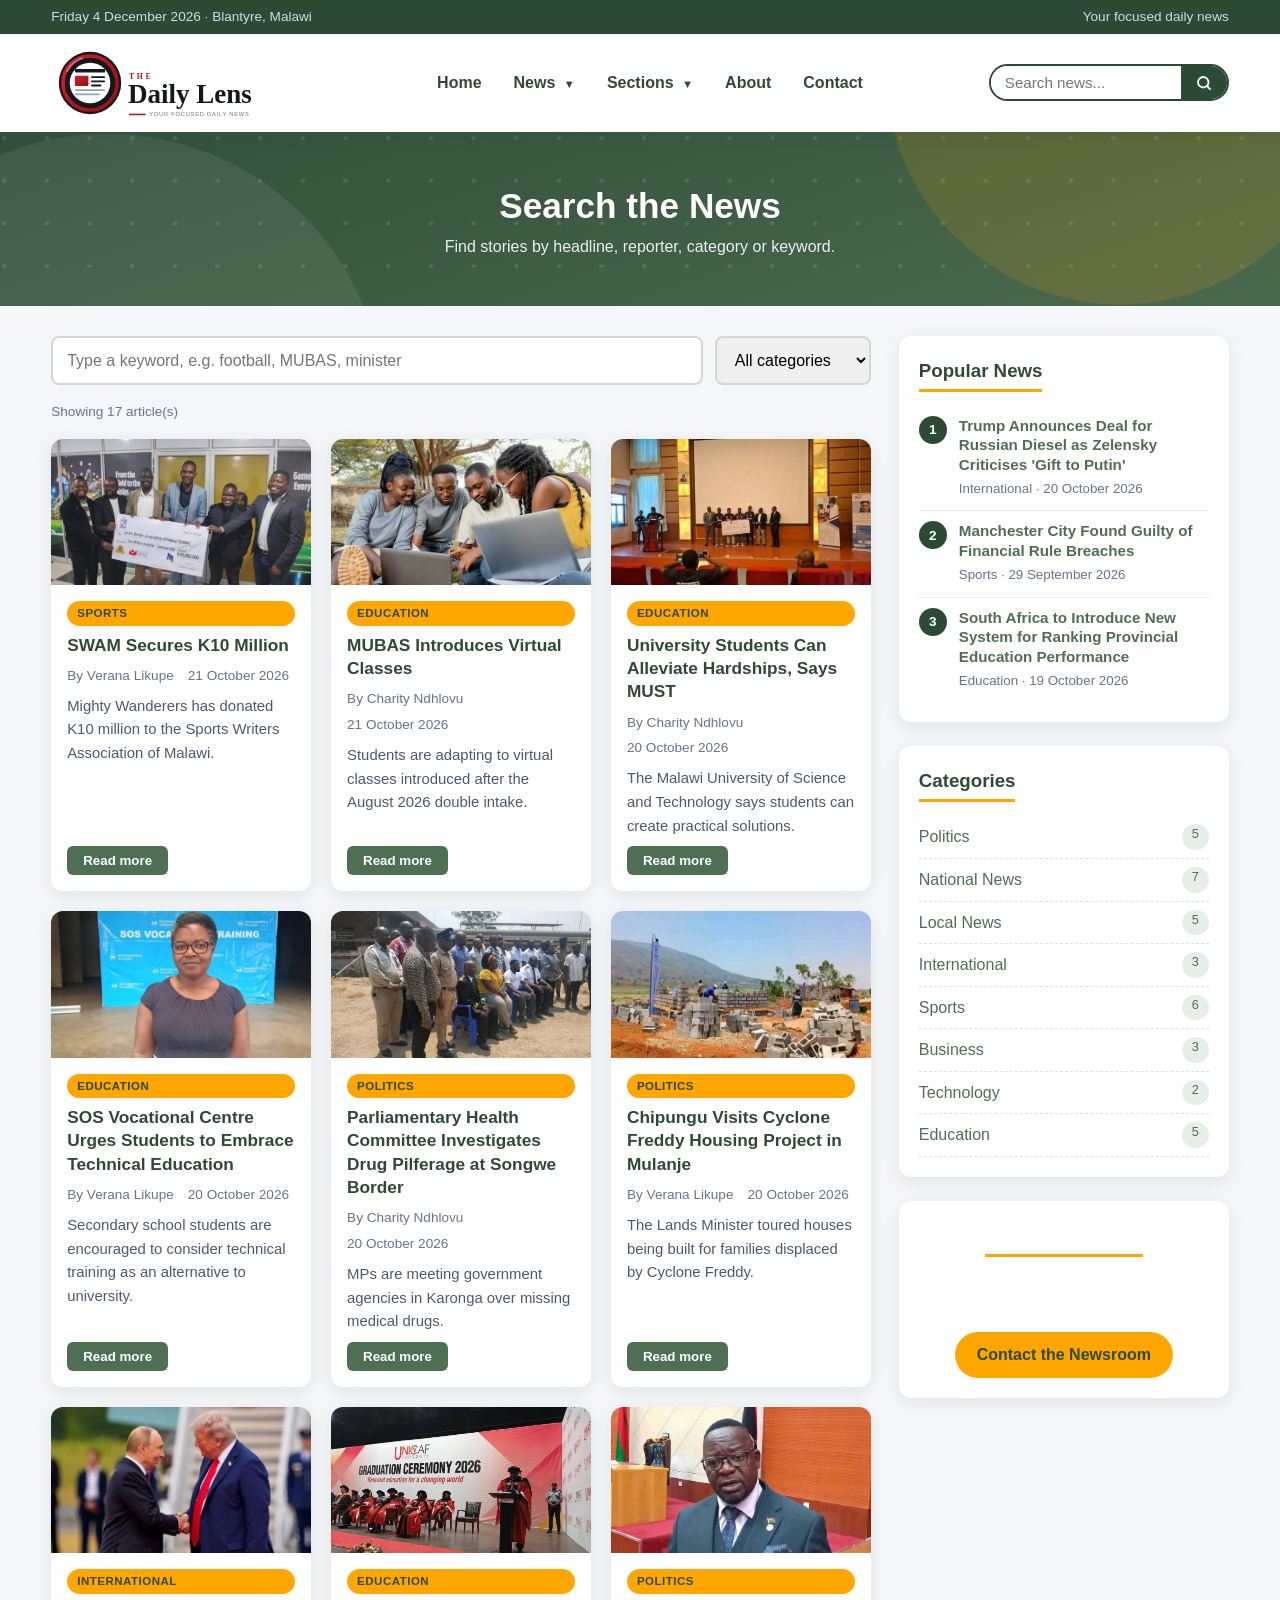
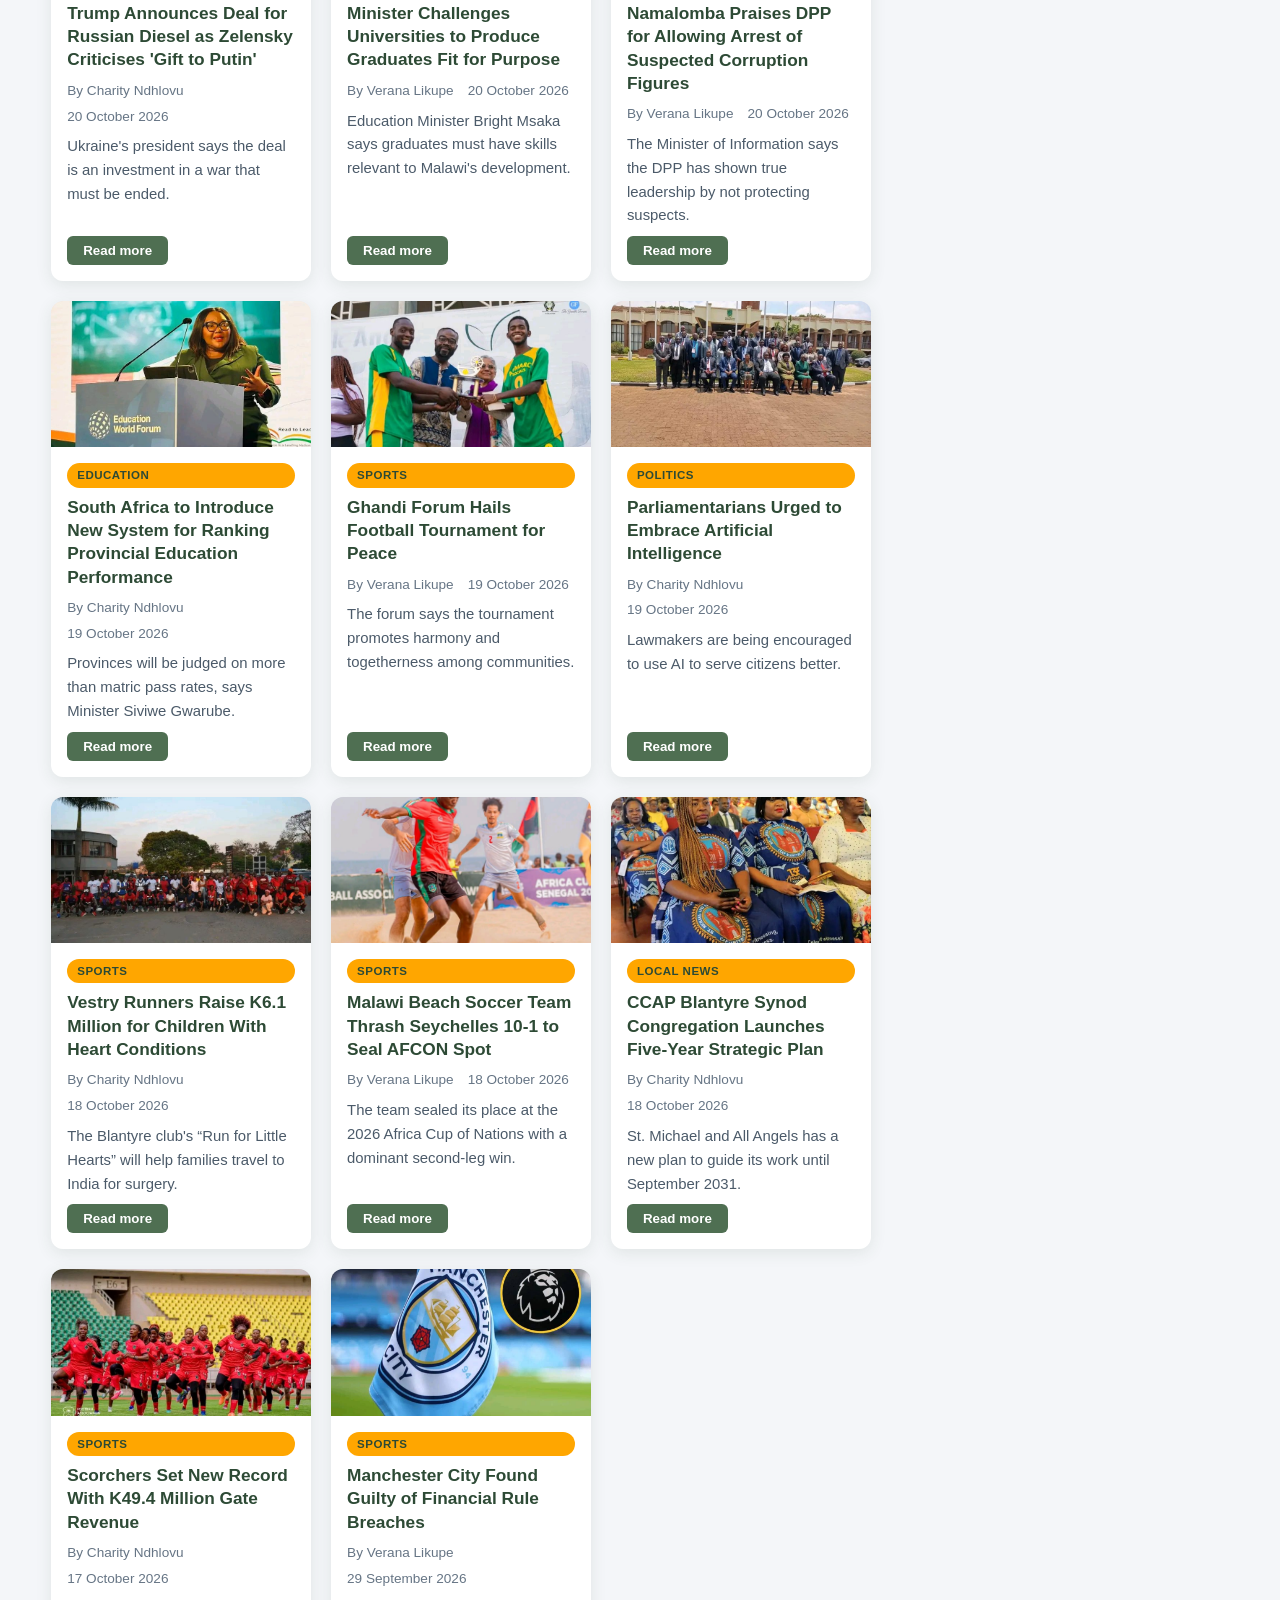
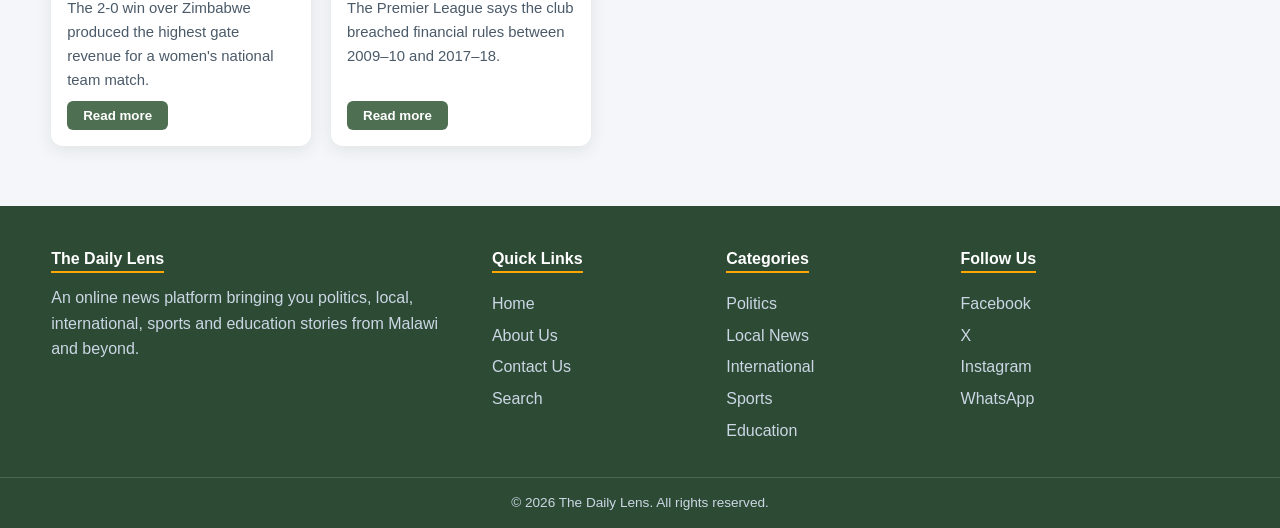
<file: search.html>
<!DOCTYPE html>
<html lang="en">
<head>
  <meta charset="UTF-8">
  <meta name="viewport" content="width=device-width, initial-scale=1.0">
  <meta name="description" content="Search The Daily Lens for stories.">
  <title>Search | The Daily Lens</title>
  <link rel="icon" href="images/logo/logo-icon.svg" type="image/svg+xml">
  <link rel="stylesheet" href="css/style.css">
  <link rel="stylesheet" href="css/responsive.css">
  <link rel="stylesheet" href="css/animations.css">
  <link rel="stylesheet" href="css/loader.css">
</head>
<body data-page="search" data-base="">

  <!-- Loading effect -->
  <div id="loader" aria-label="Loading">
    <img class="loader-logo" src="images/logo/logo-icon.svg" alt="">
    <div class="loader-ring"></div>
    <div class="loader-name">THE DAILY LENS</div>
    <div class="loader-sub">Loading the latest stories...</div>
  </div>

  <div class="topbar">
    <div class="container">
      <span id="todayDate">Blantyre, Malawi</span>
      <span>Your focused daily news</span>
    </div>
  </div>

  <header class="site-header">
    <div class="container header-inner">
      <div class="logo">
        <a href="index.html" aria-label="The Daily Lens - home">
          <img src="images/logo/logo.svg" alt="The Daily Lens - your focused daily news">
        </a>
      </div>

      <nav class="main-nav" aria-label="Main navigation">
        <ul class="menu">
          <li><a class="nav-link" href="index.html">Home</a></li>
          <li class="has-dropdown">
            <a class="nav-link" href="categories/politics.html">News <span class="caret">&#9660;</span></a>
            <ul class="dropdown-menu">
              <li><a href="categories/politics.html">Politics</a></li>
              <li><a href="categories/national.html">National News</a></li>
              <li><a href="categories/national.html">National News</a></li>
          <li><a href="categories/local.html">Local News</a></li>
              <li><a href="categories/international.html">International</a></li>
            </ul>
          </li>
          <li class="has-dropdown">
            <a class="nav-link" href="index.html#latest">Sections <span class="caret">&#9660;</span></a>
            <ul class="dropdown-menu">
              <li><a href="categories/sports.html">Sports</a></li>
              <li><a href="categories/business.html">Business</a></li>
              <li><a href="categories/technology.html">Technology</a></li>
              <li><a href="categories/business.html">Business</a></li>
          <li><a href="categories/technology.html">Technology</a></li>
          <li><a href="categories/education.html">Education</a></li>
              <li><a href="index.html#latest">Latest News</a></li>
              <li><a href="index.html#popular">Popular News</a></li>
            </ul>
          </li>
          <li><a class="nav-link" href="about.html">About</a></li>
          <li><a class="nav-link" href="contact.html">Contact</a></li>
        </ul>
      </nav>

      <div class="header-tools">
        <form class="search-box" id="searchForm" role="search">
          <input type="search" placeholder="Search news..." aria-label="Search news">
          <button type="submit" aria-label="Search"><img src="images/icons/search.svg" alt=""></button>
        </form>
        <button class="menu-toggle" aria-label="Open menu" aria-expanded="false">&#9776;</button>
      </div>
    </div>
  </header>

  <section class="page-banner">
    <div class="container">
      <h1>Search the News</h1>
      <p>Find stories by headline, reporter, category or keyword.</p>
    </div>
  </section>

  <main class="container layout">
    <section class="content" aria-label="Search results">
      <form class="page-search" role="search" onsubmit="return false">
        <input type="search" id="pageSearch" placeholder="Type a keyword, e.g. football, MUBAS, minister" aria-label="Search keyword">
        <select id="pageCat" aria-label="Filter by category"></select>
      </form>
      <p id="searchLabel" class="meta search-label" aria-live="polite"></p>
      <div class="news-grid" id="searchResults"></div>
    </section>

    <aside class="sidebar" aria-label="Sidebar">
      <section class="widget" id="popular">
        <h3>Popular News</h3>
        <ul class="popular-list" id="popularList"></ul>
      </section>
      <section class="widget">
        <h3>Categories</h3>
        <ul class="cat-list" id="categoryList"></ul>
      </section>
      <section class="widget donate-widget">
        <h3>Have a Story Tip?</h3>
        <p>Know something our readers should hear about? Tell us.</p>
        <a class="btn" href="contact.html">Contact the Newsroom</a>
      </section>
    </aside>
  </main>

  <footer class="site-footer">
    <div class="container footer-grid">
      <section>
        <h4>The Daily Lens</h4>
        <p>An online news platform bringing you politics, local, international, sports and education stories from Malawi and beyond.</p>
      </section>
      <nav aria-label="Footer links">
        <h4>Quick Links</h4>
        <ul>
          <li><a href="index.html">Home</a></li>
          <li><a href="about.html">About Us</a></li>
          <li><a href="contact.html">Contact Us</a></li>
          <li><a href="search.html">Search</a></li>
        </ul>
      </nav>
      <nav aria-label="Footer categories">
        <h4>Categories</h4>
        <ul>
          <li><a href="categories/politics.html">Politics</a></li>
          <li><a href="categories/local.html">Local News</a></li>
          <li><a href="categories/international.html">International</a></li>
          <li><a href="categories/sports.html">Sports</a></li>
          <li><a href="categories/education.html">Education</a></li>
        </ul>
      </nav>
      <nav aria-label="Social media">
        <h4>Follow Us</h4>
        <ul>
          <li><a href="https://www.facebook.com" target="_blank" rel="noopener">Facebook</a></li>
          <li><a href="https://x.com" target="_blank" rel="noopener">X</a></li>
          <li><a href="https://www.instagram.com" target="_blank" rel="noopener">Instagram</a></li>
          <li><a href="https://www.whatsapp.com" target="_blank" rel="noopener">WhatsApp</a></li>
        </ul>
      </nav>
    </div>
    <div class="footer-bottom">
      <p>&copy; 2026 The Daily Lens. All rights reserved.</p>
    </div>
  </footer>

  <!-- Modal window -->
  <div class="modal-overlay" id="modal" role="dialog" aria-modal="true" aria-label="Article preview">
    <div class="modal">
      <button class="modal-close" aria-label="Close">&times;</button>
      <div class="modal-body"></div>
    </div>
  </div>

  <button id="backTop" aria-label="Back to top">&#8679;</button>

  <script src="js/data.js"></script>
  <script src="js/loader.js"></script>
  <script src="js/search.js"></script>
  <script src="js/slider.js"></script>
  <script src="js/modal.js"></script>
  <script src="js/menu.js"></script>
  <script src="js/main.js"></script>
</body>
</html>
</file>
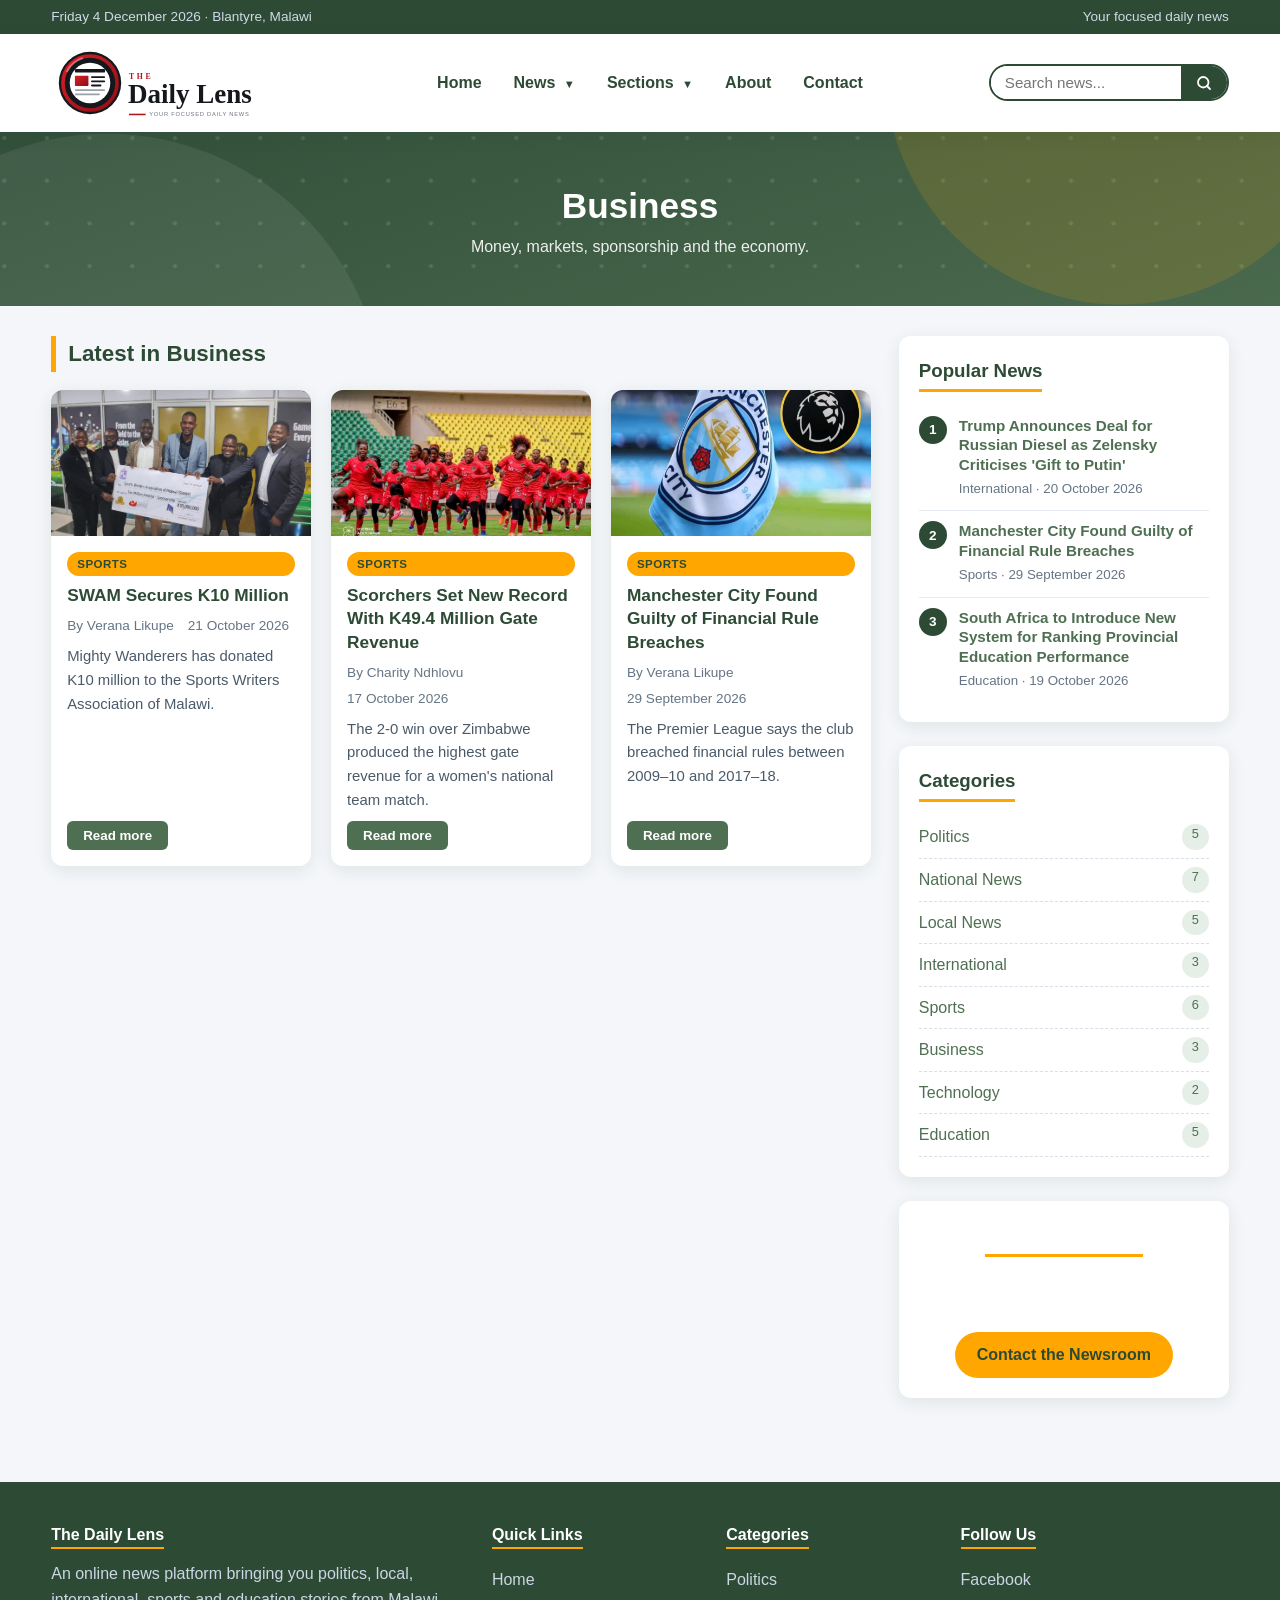
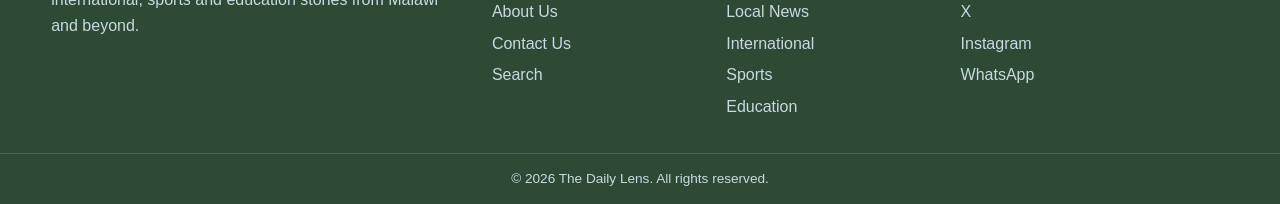
<file: categories/business.html>
<!DOCTYPE html>
<html lang="en">
<head>
  <meta charset="UTF-8">
  <meta name="viewport" content="width=device-width, initial-scale=1.0">
  <meta name="description" content="Football, athletics and community sport.">
  <title>Business | The Daily Lens</title>
  <link rel="icon" href="../images/logo/logo-icon.svg" type="image/svg+xml">
  <link rel="stylesheet" href="../css/style.css">
  <link rel="stylesheet" href="../css/responsive.css">
  <link rel="stylesheet" href="../css/animations.css">
  <link rel="stylesheet" href="../css/loader.css">
</head>
<body data-page="category" data-base="../" data-category="business">

  <!-- Loading effect -->
  <div id="loader" aria-label="Loading">
    <img class="loader-logo" src="../images/logo/logo-icon.svg" alt="">
    <div class="loader-ring"></div>
    <div class="loader-name">THE DAILY LENS</div>
    <div class="loader-sub">Loading the latest stories...</div>
  </div>

  <div class="topbar">
    <div class="container">
      <span id="todayDate">Blantyre, Malawi</span>
      <span>Your focused daily news</span>
    </div>
  </div>

  <header class="site-header">
    <div class="container header-inner">
      <div class="logo">
        <a href="../index.html" aria-label="The Daily Lens - home">
          <img src="../images/logo/logo.svg" alt="The Daily Lens - your focused daily news">
        </a>
      </div>

      <nav class="main-nav" aria-label="Main navigation">
        <ul class="menu">
          <li><a class="nav-link" href="../index.html">Home</a></li>
          <li class="has-dropdown">
            <a class="nav-link" href="../categories/politics.html">News <span class="caret">&#9660;</span></a>
            <ul class="dropdown-menu">
              <li><a href="../categories/politics.html">Politics</a></li>
              <li><a href="../categories/national.html">National News</a></li>
              <li><a href="../categories/national.html">National News</a></li>
          <li><a href="../categories/local.html">Local News</a></li>
              <li><a href="../categories/international.html">International</a></li>
            </ul>
          </li>
          <li class="has-dropdown">
            <a class="nav-link" href="../index.html#latest">Sections <span class="caret">&#9660;</span></a>
            <ul class="dropdown-menu">
              <li><a href="../categories/sports.html">Sports</a></li>
              <li><a href="../categories/business.html">Business</a></li>
              <li><a href="../categories/technology.html">Technology</a></li>
              <li><a href="../categories/business.html">Business</a></li>
          <li><a href="../categories/technology.html">Technology</a></li>
          <li><a href="../categories/education.html">Education</a></li>
              <li><a href="../index.html#latest">Latest News</a></li>
              <li><a href="../index.html#popular">Popular News</a></li>
            </ul>
          </li>
          <li><a class="nav-link" href="../about.html">About</a></li>
          <li><a class="nav-link" href="../contact.html">Contact</a></li>
        </ul>
      </nav>

      <div class="header-tools">
        <form class="search-box" id="searchForm" role="search">
          <input type="search" placeholder="Search news..." aria-label="Search news">
          <button type="submit" aria-label="Search"><img src="../images/icons/search.svg" alt=""></button>
        </form>
        <button class="menu-toggle" aria-label="Open menu" aria-expanded="false">&#9776;</button>
      </div>
    </div>
  </header>

  <section class="page-banner">
    <div class="container">
      <h1>Business</h1>
      <p>Money, markets, sponsorship and the economy.</p>
    </div>
  </section>

  <main class="container layout">
    <section class="content" aria-label="Business stories">
      <h2 class="section-title">Latest in Business</h2>
      <div class="news-grid" id="categoryNews"></div>
    </section>

    <aside class="sidebar" aria-label="Sidebar">
      <section class="widget" id="popular">
        <h3>Popular News</h3>
        <ul class="popular-list" id="popularList"></ul>
      </section>
      <section class="widget">
        <h3>Categories</h3>
        <ul class="cat-list" id="categoryList"></ul>
      </section>
      <section class="widget donate-widget">
        <h3>Have a Story Tip?</h3>
        <p>Know something our readers should hear about? Tell us.</p>
        <a class="btn" href="../contact.html">Contact the Newsroom</a>
      </section>
    </aside>
  </main>

  <footer class="site-footer">
    <div class="container footer-grid">
      <section>
        <h4>The Daily Lens</h4>
        <p>An online news platform bringing you politics, local, international, sports and education stories from Malawi and beyond.</p>
      </section>
      <nav aria-label="Footer links">
        <h4>Quick Links</h4>
        <ul>
          <li><a href="../index.html">Home</a></li>
          <li><a href="../about.html">About Us</a></li>
          <li><a href="../contact.html">Contact Us</a></li>
          <li><a href="../search.html">Search</a></li>
        </ul>
      </nav>
      <nav aria-label="Footer categories">
        <h4>Categories</h4>
        <ul>
          <li><a href="../categories/politics.html">Politics</a></li>
          <li><a href="../categories/local.html">Local News</a></li>
          <li><a href="../categories/international.html">International</a></li>
          <li><a href="../categories/sports.html">Sports</a></li>
          <li><a href="../categories/education.html">Education</a></li>
        </ul>
      </nav>
      <nav aria-label="Social media">
        <h4>Follow Us</h4>
        <ul>
          <li><a href="https://www.facebook.com" target="_blank" rel="noopener">Facebook</a></li>
          <li><a href="https://x.com" target="_blank" rel="noopener">X</a></li>
          <li><a href="https://www.instagram.com" target="_blank" rel="noopener">Instagram</a></li>
          <li><a href="https://www.whatsapp.com" target="_blank" rel="noopener">WhatsApp</a></li>
        </ul>
      </nav>
    </div>
    <div class="footer-bottom">
      <p>&copy; 2026 The Daily Lens. All rights reserved.</p>
    </div>
  </footer>

  <!-- Modal window -->
  <div class="modal-overlay" id="modal" role="dialog" aria-modal="true" aria-label="Article preview">
    <div class="modal">
      <button class="modal-close" aria-label="Close">&times;</button>
      <div class="modal-body"></div>
    </div>
  </div>

  <button id="backTop" aria-label="Back to top">&#8679;</button>

  <script src="../js/data.js"></script>
  <script src="../js/loader.js"></script>
  <script src="../js/search.js"></script>
  <script src="../js/slider.js"></script>
  <script src="../js/modal.js"></script>
  <script src="../js/menu.js"></script>
  <script src="../js/main.js"></script>
</body>
</html>
</file>
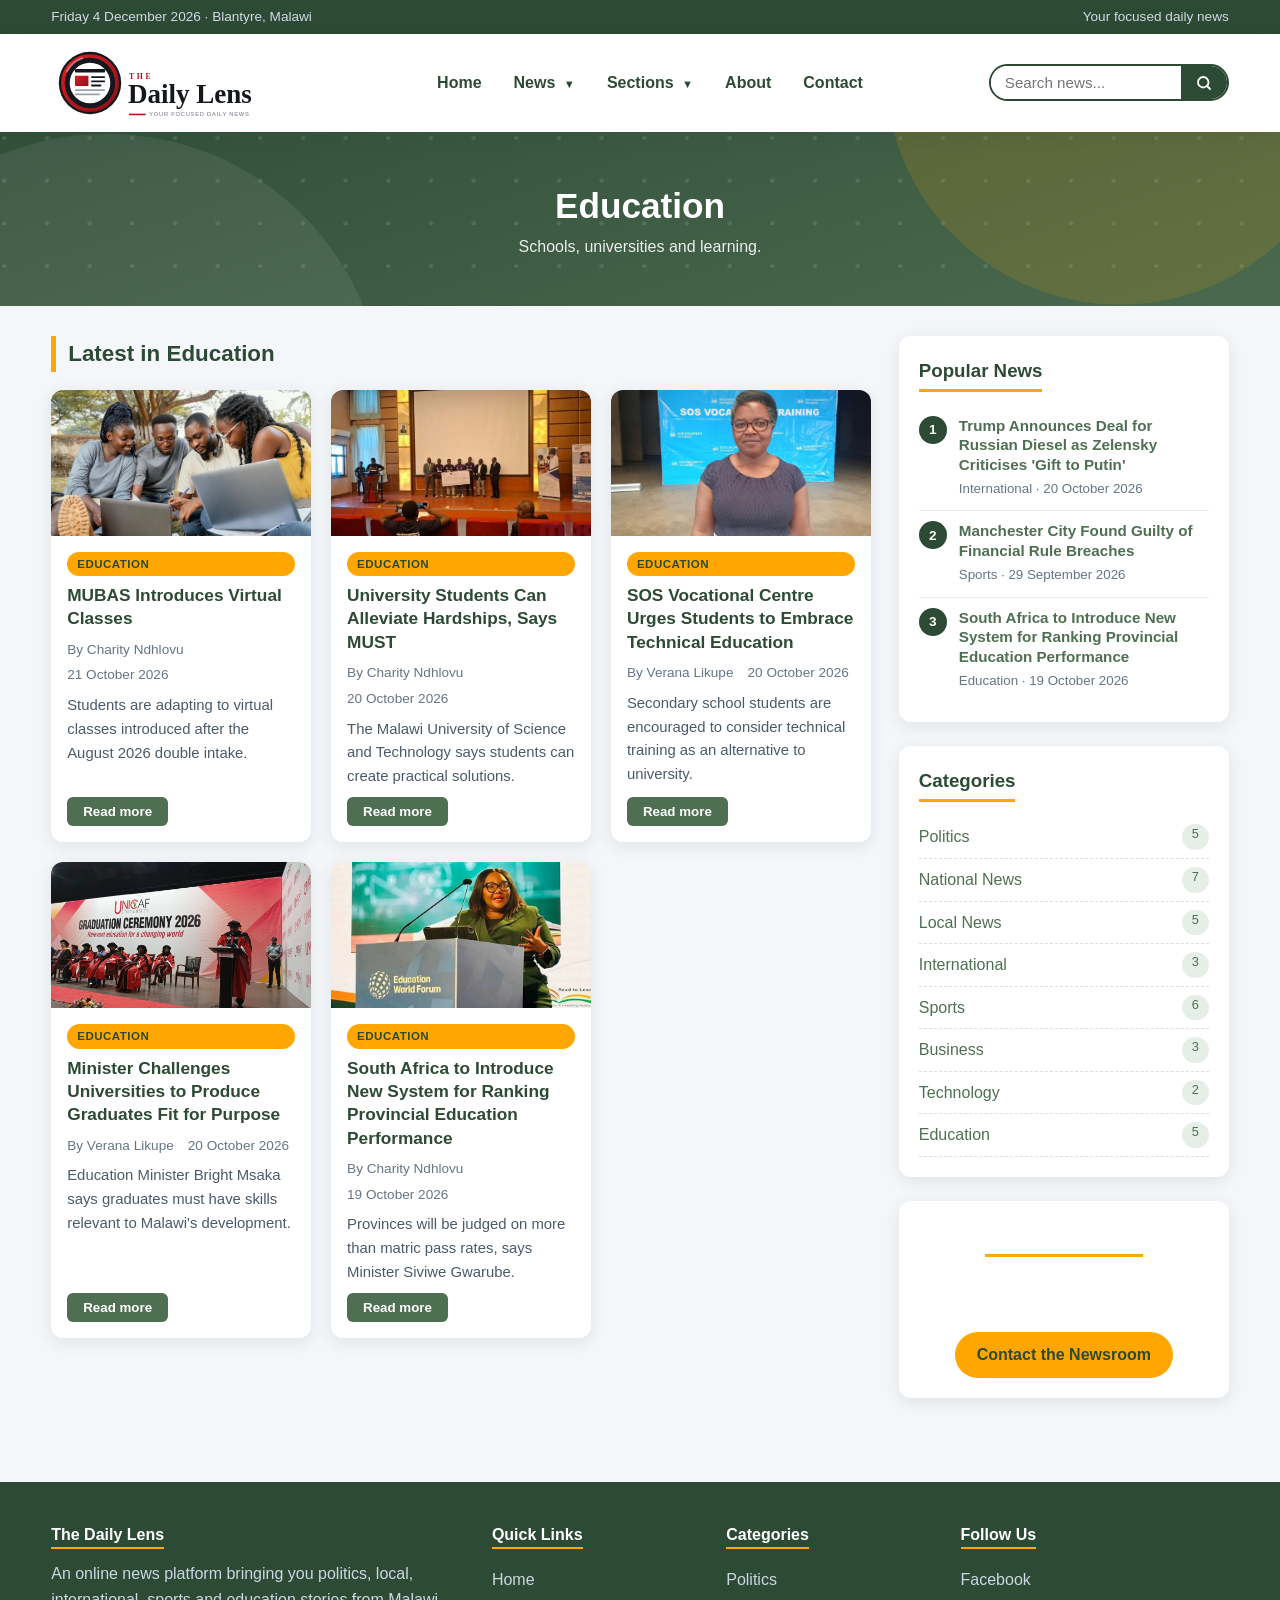
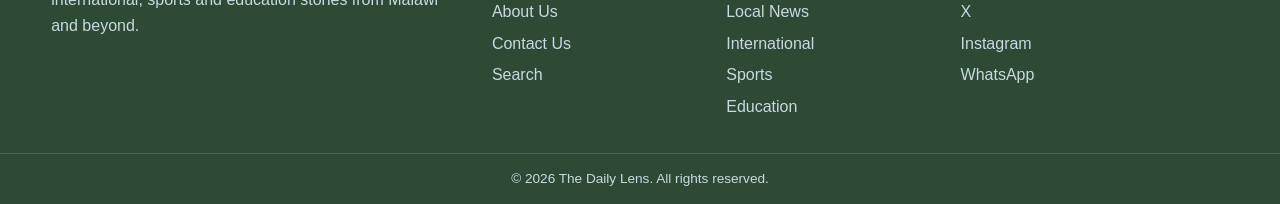
<file: categories/education.html>
<!DOCTYPE html>
<html lang="en">
<head>
  <meta charset="UTF-8">
  <meta name="viewport" content="width=device-width, initial-scale=1.0">
  <meta name="description" content="Schools, universities and learning.">
  <title>Education | The Daily Lens</title>
  <link rel="icon" href="../images/logo/logo-icon.svg" type="image/svg+xml">
  <link rel="stylesheet" href="../css/style.css">
  <link rel="stylesheet" href="../css/responsive.css">
  <link rel="stylesheet" href="../css/animations.css">
  <link rel="stylesheet" href="../css/loader.css">
</head>
<body data-page="category" data-base="../" data-category="education">

  <!-- Loading effect -->
  <div id="loader" aria-label="Loading">
    <img class="loader-logo" src="../images/logo/logo-icon.svg" alt="">
    <div class="loader-ring"></div>
    <div class="loader-name">THE DAILY LENS</div>
    <div class="loader-sub">Loading the latest stories...</div>
  </div>

  <div class="topbar">
    <div class="container">
      <span id="todayDate">Blantyre, Malawi</span>
      <span>Your focused daily news</span>
    </div>
  </div>

  <header class="site-header">
    <div class="container header-inner">
      <div class="logo">
        <a href="../index.html" aria-label="The Daily Lens - home">
          <img src="../images/logo/logo.svg" alt="The Daily Lens - your focused daily news">
        </a>
      </div>

      <nav class="main-nav" aria-label="Main navigation">
        <ul class="menu">
          <li><a class="nav-link" href="../index.html">Home</a></li>
          <li class="has-dropdown">
            <a class="nav-link" href="../categories/politics.html">News <span class="caret">&#9660;</span></a>
            <ul class="dropdown-menu">
              <li><a href="../categories/politics.html">Politics</a></li>
              <li><a href="../categories/national.html">National News</a></li>
              <li><a href="../categories/national.html">National News</a></li>
          <li><a href="../categories/local.html">Local News</a></li>
              <li><a href="../categories/international.html">International</a></li>
            </ul>
          </li>
          <li class="has-dropdown">
            <a class="nav-link" href="../index.html#latest">Sections <span class="caret">&#9660;</span></a>
            <ul class="dropdown-menu">
              <li><a href="../categories/sports.html">Sports</a></li>
              <li><a href="../categories/business.html">Business</a></li>
              <li><a href="../categories/technology.html">Technology</a></li>
              <li><a href="../categories/business.html">Business</a></li>
          <li><a href="../categories/technology.html">Technology</a></li>
          <li><a href="../categories/education.html">Education</a></li>
              <li><a href="../index.html#latest">Latest News</a></li>
              <li><a href="../index.html#popular">Popular News</a></li>
            </ul>
          </li>
          <li><a class="nav-link" href="../about.html">About</a></li>
          <li><a class="nav-link" href="../contact.html">Contact</a></li>
        </ul>
      </nav>

      <div class="header-tools">
        <form class="search-box" id="searchForm" role="search">
          <input type="search" placeholder="Search news..." aria-label="Search news">
          <button type="submit" aria-label="Search"><img src="../images/icons/search.svg" alt=""></button>
        </form>
        <button class="menu-toggle" aria-label="Open menu" aria-expanded="false">&#9776;</button>
      </div>
    </div>
  </header>

  <section class="page-banner">
    <div class="container">
      <h1>Education</h1>
      <p>Schools, universities and learning.</p>
    </div>
  </section>

  <main class="container layout">
    <section class="content" aria-label="Education stories">
      <h2 class="section-title">Latest in Education</h2>
      <div class="news-grid" id="categoryNews"></div>
    </section>

    <aside class="sidebar" aria-label="Sidebar">
      <section class="widget" id="popular">
        <h3>Popular News</h3>
        <ul class="popular-list" id="popularList"></ul>
      </section>
      <section class="widget">
        <h3>Categories</h3>
        <ul class="cat-list" id="categoryList"></ul>
      </section>
      <section class="widget donate-widget">
        <h3>Have a Story Tip?</h3>
        <p>Know something our readers should hear about? Tell us.</p>
        <a class="btn" href="../contact.html">Contact the Newsroom</a>
      </section>
    </aside>
  </main>

  <footer class="site-footer">
    <div class="container footer-grid">
      <section>
        <h4>The Daily Lens</h4>
        <p>An online news platform bringing you politics, local, international, sports and education stories from Malawi and beyond.</p>
      </section>
      <nav aria-label="Footer links">
        <h4>Quick Links</h4>
        <ul>
          <li><a href="../index.html">Home</a></li>
          <li><a href="../about.html">About Us</a></li>
          <li><a href="../contact.html">Contact Us</a></li>
          <li><a href="../search.html">Search</a></li>
        </ul>
      </nav>
      <nav aria-label="Footer categories">
        <h4>Categories</h4>
        <ul>
          <li><a href="../categories/politics.html">Politics</a></li>
          <li><a href="../categories/local.html">Local News</a></li>
          <li><a href="../categories/international.html">International</a></li>
          <li><a href="../categories/sports.html">Sports</a></li>
          <li><a href="../categories/education.html">Education</a></li>
        </ul>
      </nav>
      <nav aria-label="Social media">
        <h4>Follow Us</h4>
        <ul>
          <li><a href="https://www.facebook.com" target="_blank" rel="noopener">Facebook</a></li>
          <li><a href="https://x.com" target="_blank" rel="noopener">X</a></li>
          <li><a href="https://www.instagram.com" target="_blank" rel="noopener">Instagram</a></li>
          <li><a href="https://www.whatsapp.com" target="_blank" rel="noopener">WhatsApp</a></li>
        </ul>
      </nav>
    </div>
    <div class="footer-bottom">
      <p>&copy; 2026 The Daily Lens. All rights reserved.</p>
    </div>
  </footer>

  <!-- Modal window -->
  <div class="modal-overlay" id="modal" role="dialog" aria-modal="true" aria-label="Article preview">
    <div class="modal">
      <button class="modal-close" aria-label="Close">&times;</button>
      <div class="modal-body"></div>
    </div>
  </div>

  <button id="backTop" aria-label="Back to top">&#8679;</button>

  <script src="../js/data.js"></script>
  <script src="../js/loader.js"></script>
  <script src="../js/search.js"></script>
  <script src="../js/slider.js"></script>
  <script src="../js/modal.js"></script>
  <script src="../js/menu.js"></script>
  <script src="../js/main.js"></script>
</body>
</html>
</file>
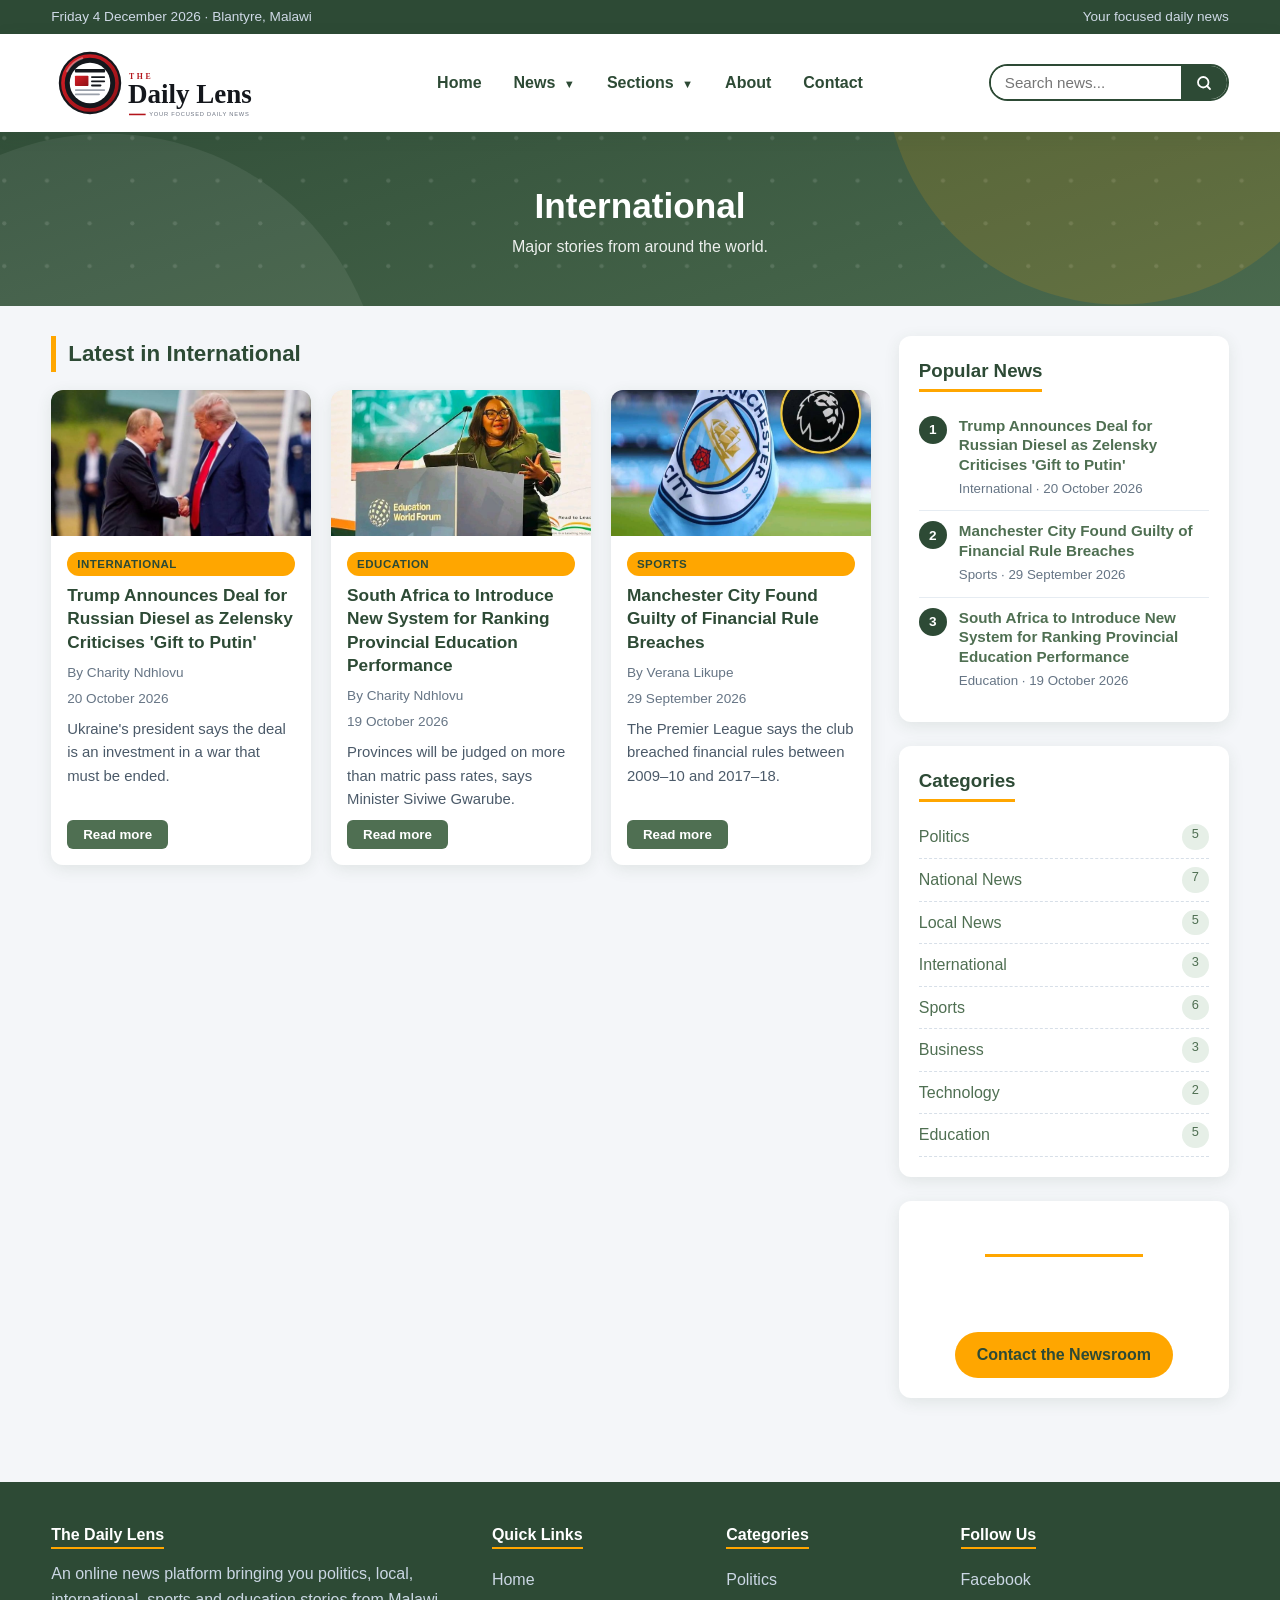
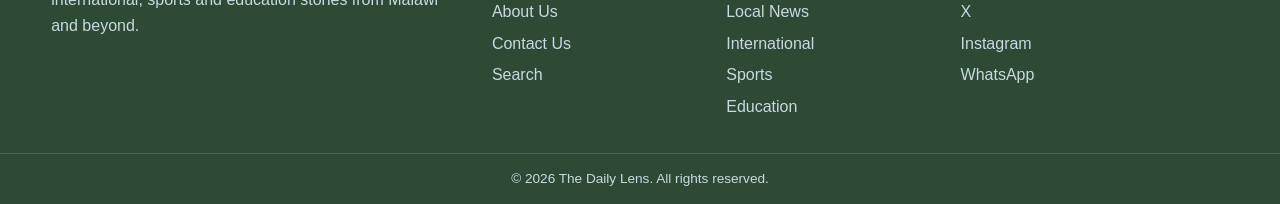
<file: categories/international.html>
<!DOCTYPE html>
<html lang="en">
<head>
  <meta charset="UTF-8">
  <meta name="viewport" content="width=device-width, initial-scale=1.0">
  <meta name="description" content="Major stories from around the world.">
  <title>International | The Daily Lens</title>
  <link rel="icon" href="../images/logo/logo-icon.svg" type="image/svg+xml">
  <link rel="stylesheet" href="../css/style.css">
  <link rel="stylesheet" href="../css/responsive.css">
  <link rel="stylesheet" href="../css/animations.css">
  <link rel="stylesheet" href="../css/loader.css">
</head>
<body data-page="category" data-base="../" data-category="international">

  <!-- Loading effect -->
  <div id="loader" aria-label="Loading">
    <img class="loader-logo" src="../images/logo/logo-icon.svg" alt="">
    <div class="loader-ring"></div>
    <div class="loader-name">THE DAILY LENS</div>
    <div class="loader-sub">Loading the latest stories...</div>
  </div>

  <div class="topbar">
    <div class="container">
      <span id="todayDate">Blantyre, Malawi</span>
      <span>Your focused daily news</span>
    </div>
  </div>

  <header class="site-header">
    <div class="container header-inner">
      <div class="logo">
        <a href="../index.html" aria-label="The Daily Lens - home">
          <img src="../images/logo/logo.svg" alt="The Daily Lens - your focused daily news">
        </a>
      </div>

      <nav class="main-nav" aria-label="Main navigation">
        <ul class="menu">
          <li><a class="nav-link" href="../index.html">Home</a></li>
          <li class="has-dropdown">
            <a class="nav-link" href="../categories/politics.html">News <span class="caret">&#9660;</span></a>
            <ul class="dropdown-menu">
              <li><a href="../categories/politics.html">Politics</a></li>
              <li><a href="../categories/national.html">National News</a></li>
              <li><a href="../categories/national.html">National News</a></li>
          <li><a href="../categories/local.html">Local News</a></li>
              <li><a href="../categories/international.html">International</a></li>
            </ul>
          </li>
          <li class="has-dropdown">
            <a class="nav-link" href="../index.html#latest">Sections <span class="caret">&#9660;</span></a>
            <ul class="dropdown-menu">
              <li><a href="../categories/sports.html">Sports</a></li>
              <li><a href="../categories/business.html">Business</a></li>
              <li><a href="../categories/technology.html">Technology</a></li>
              <li><a href="../categories/business.html">Business</a></li>
          <li><a href="../categories/technology.html">Technology</a></li>
          <li><a href="../categories/education.html">Education</a></li>
              <li><a href="../index.html#latest">Latest News</a></li>
              <li><a href="../index.html#popular">Popular News</a></li>
            </ul>
          </li>
          <li><a class="nav-link" href="../about.html">About</a></li>
          <li><a class="nav-link" href="../contact.html">Contact</a></li>
        </ul>
      </nav>

      <div class="header-tools">
        <form class="search-box" id="searchForm" role="search">
          <input type="search" placeholder="Search news..." aria-label="Search news">
          <button type="submit" aria-label="Search"><img src="../images/icons/search.svg" alt=""></button>
        </form>
        <button class="menu-toggle" aria-label="Open menu" aria-expanded="false">&#9776;</button>
      </div>
    </div>
  </header>

  <section class="page-banner">
    <div class="container">
      <h1>International</h1>
      <p>Major stories from around the world.</p>
    </div>
  </section>

  <main class="container layout">
    <section class="content" aria-label="International stories">
      <h2 class="section-title">Latest in International</h2>
      <div class="news-grid" id="categoryNews"></div>
    </section>

    <aside class="sidebar" aria-label="Sidebar">
      <section class="widget" id="popular">
        <h3>Popular News</h3>
        <ul class="popular-list" id="popularList"></ul>
      </section>
      <section class="widget">
        <h3>Categories</h3>
        <ul class="cat-list" id="categoryList"></ul>
      </section>
      <section class="widget donate-widget">
        <h3>Have a Story Tip?</h3>
        <p>Know something our readers should hear about? Tell us.</p>
        <a class="btn" href="../contact.html">Contact the Newsroom</a>
      </section>
    </aside>
  </main>

  <footer class="site-footer">
    <div class="container footer-grid">
      <section>
        <h4>The Daily Lens</h4>
        <p>An online news platform bringing you politics, local, international, sports and education stories from Malawi and beyond.</p>
      </section>
      <nav aria-label="Footer links">
        <h4>Quick Links</h4>
        <ul>
          <li><a href="../index.html">Home</a></li>
          <li><a href="../about.html">About Us</a></li>
          <li><a href="../contact.html">Contact Us</a></li>
          <li><a href="../search.html">Search</a></li>
        </ul>
      </nav>
      <nav aria-label="Footer categories">
        <h4>Categories</h4>
        <ul>
          <li><a href="../categories/politics.html">Politics</a></li>
          <li><a href="../categories/local.html">Local News</a></li>
          <li><a href="../categories/international.html">International</a></li>
          <li><a href="../categories/sports.html">Sports</a></li>
          <li><a href="../categories/education.html">Education</a></li>
        </ul>
      </nav>
      <nav aria-label="Social media">
        <h4>Follow Us</h4>
        <ul>
          <li><a href="https://www.facebook.com" target="_blank" rel="noopener">Facebook</a></li>
          <li><a href="https://x.com" target="_blank" rel="noopener">X</a></li>
          <li><a href="https://www.instagram.com" target="_blank" rel="noopener">Instagram</a></li>
          <li><a href="https://www.whatsapp.com" target="_blank" rel="noopener">WhatsApp</a></li>
        </ul>
      </nav>
    </div>
    <div class="footer-bottom">
      <p>&copy; 2026 The Daily Lens. All rights reserved.</p>
    </div>
  </footer>

  <!-- Modal window -->
  <div class="modal-overlay" id="modal" role="dialog" aria-modal="true" aria-label="Article preview">
    <div class="modal">
      <button class="modal-close" aria-label="Close">&times;</button>
      <div class="modal-body"></div>
    </div>
  </div>

  <button id="backTop" aria-label="Back to top">&#8679;</button>

  <script src="../js/data.js"></script>
  <script src="../js/loader.js"></script>
  <script src="../js/search.js"></script>
  <script src="../js/slider.js"></script>
  <script src="../js/modal.js"></script>
  <script src="../js/menu.js"></script>
  <script src="../js/main.js"></script>
</body>
</html>
</file>
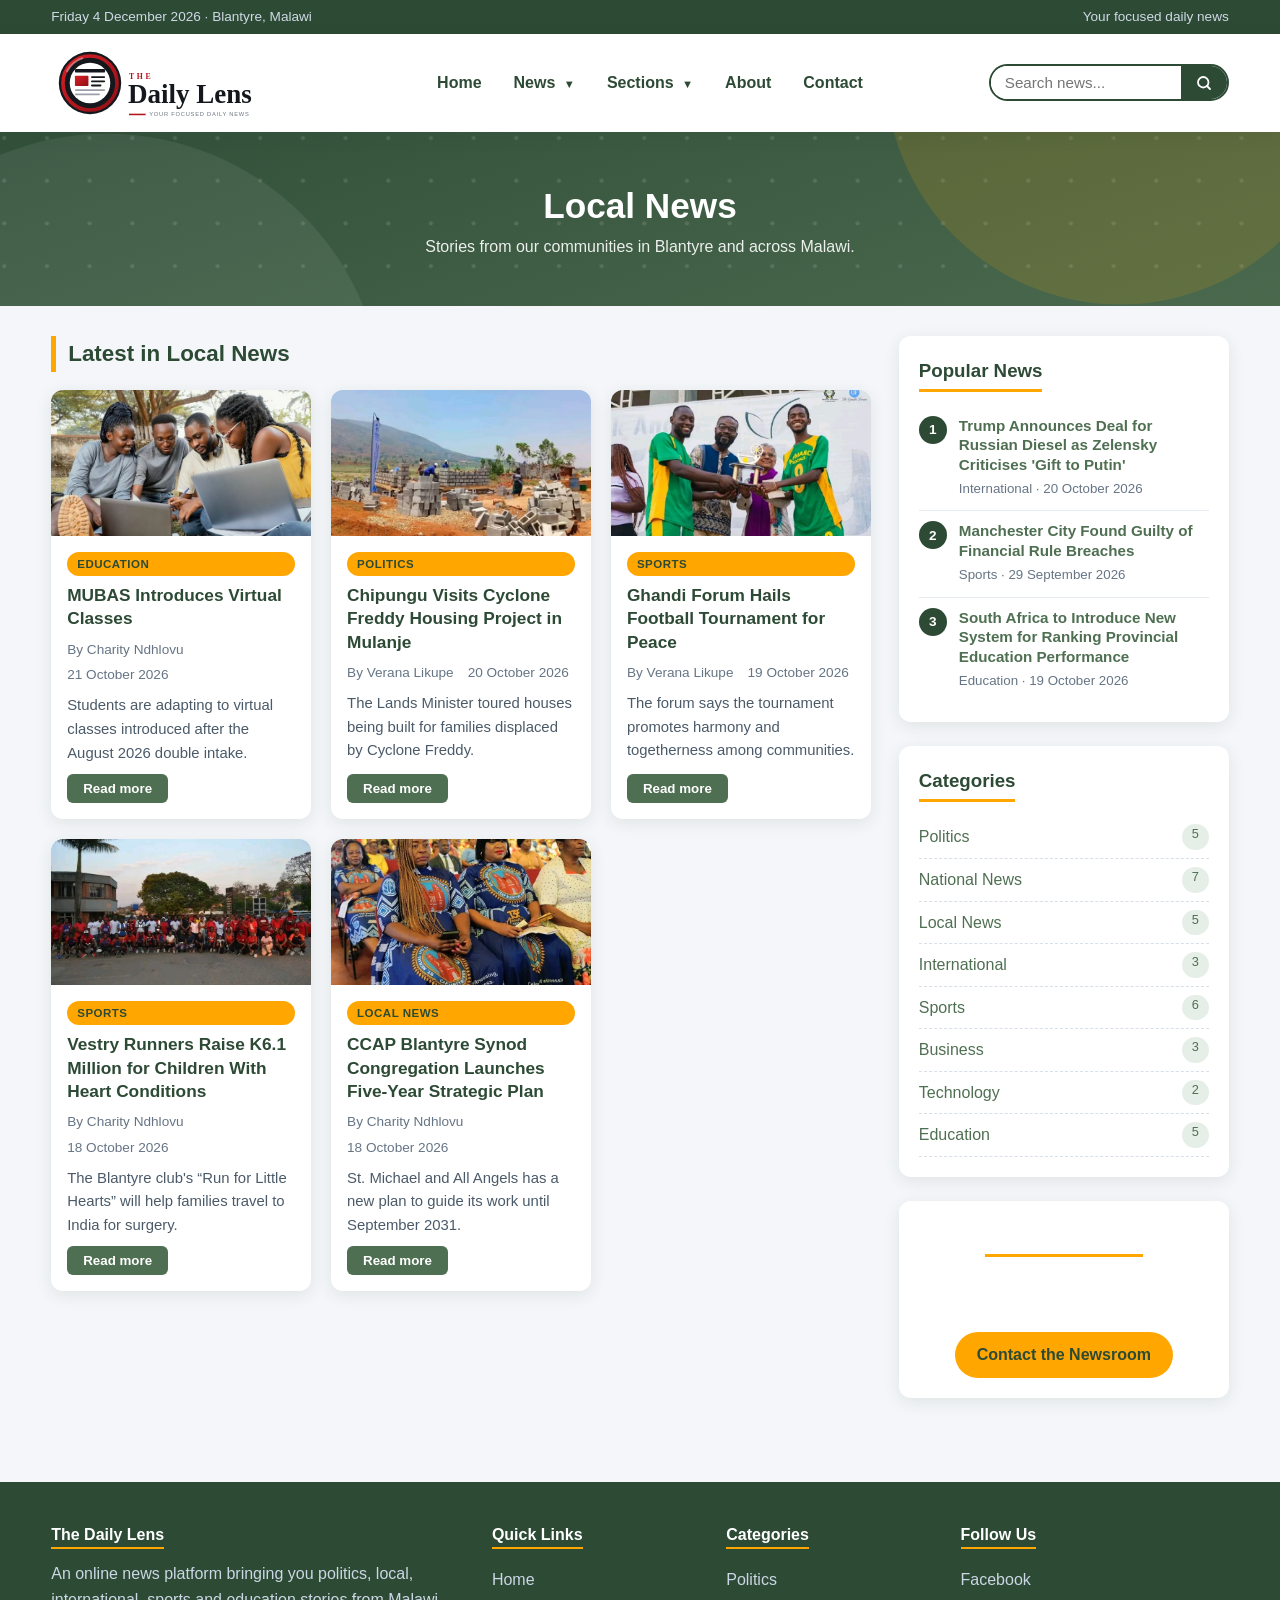
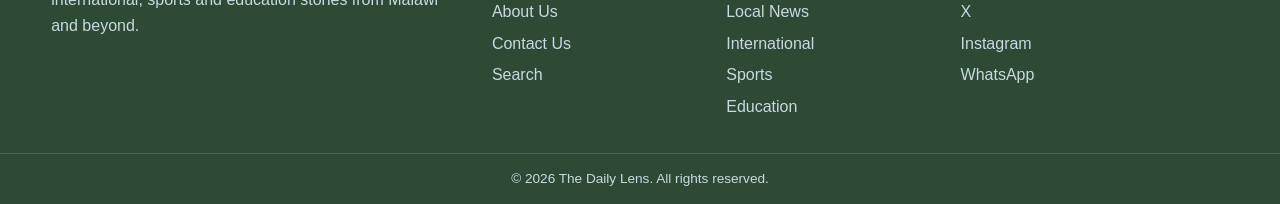
<file: categories/local.html>
<!DOCTYPE html>
<html lang="en">
<head>
  <meta charset="UTF-8">
  <meta name="viewport" content="width=device-width, initial-scale=1.0">
  <meta name="description" content="Stories from our communities in Blantyre and across Malawi.">
  <title>Local News | The Daily Lens</title>
  <link rel="icon" href="../images/logo/logo-icon.svg" type="image/svg+xml">
  <link rel="stylesheet" href="../css/style.css">
  <link rel="stylesheet" href="../css/responsive.css">
  <link rel="stylesheet" href="../css/animations.css">
  <link rel="stylesheet" href="../css/loader.css">
</head>
<body data-page="category" data-base="../" data-category="local">

  <!-- Loading effect -->
  <div id="loader" aria-label="Loading">
    <img class="loader-logo" src="../images/logo/logo-icon.svg" alt="">
    <div class="loader-ring"></div>
    <div class="loader-name">THE DAILY LENS</div>
    <div class="loader-sub">Loading the latest stories...</div>
  </div>

  <div class="topbar">
    <div class="container">
      <span id="todayDate">Blantyre, Malawi</span>
      <span>Your focused daily news</span>
    </div>
  </div>

  <header class="site-header">
    <div class="container header-inner">
      <div class="logo">
        <a href="../index.html" aria-label="The Daily Lens - home">
          <img src="../images/logo/logo.svg" alt="The Daily Lens - your focused daily news">
        </a>
      </div>

      <nav class="main-nav" aria-label="Main navigation">
        <ul class="menu">
          <li><a class="nav-link" href="../index.html">Home</a></li>
          <li class="has-dropdown">
            <a class="nav-link" href="../categories/politics.html">News <span class="caret">&#9660;</span></a>
            <ul class="dropdown-menu">
              <li><a href="../categories/politics.html">Politics</a></li>
              <li><a href="../categories/national.html">National News</a></li>
              <li><a href="../categories/national.html">National News</a></li>
          <li><a href="../categories/local.html">Local News</a></li>
              <li><a href="../categories/international.html">International</a></li>
            </ul>
          </li>
          <li class="has-dropdown">
            <a class="nav-link" href="../index.html#latest">Sections <span class="caret">&#9660;</span></a>
            <ul class="dropdown-menu">
              <li><a href="../categories/sports.html">Sports</a></li>
              <li><a href="../categories/business.html">Business</a></li>
              <li><a href="../categories/technology.html">Technology</a></li>
              <li><a href="../categories/business.html">Business</a></li>
          <li><a href="../categories/technology.html">Technology</a></li>
          <li><a href="../categories/education.html">Education</a></li>
              <li><a href="../index.html#latest">Latest News</a></li>
              <li><a href="../index.html#popular">Popular News</a></li>
            </ul>
          </li>
          <li><a class="nav-link" href="../about.html">About</a></li>
          <li><a class="nav-link" href="../contact.html">Contact</a></li>
        </ul>
      </nav>

      <div class="header-tools">
        <form class="search-box" id="searchForm" role="search">
          <input type="search" placeholder="Search news..." aria-label="Search news">
          <button type="submit" aria-label="Search"><img src="../images/icons/search.svg" alt=""></button>
        </form>
        <button class="menu-toggle" aria-label="Open menu" aria-expanded="false">&#9776;</button>
      </div>
    </div>
  </header>

  <section class="page-banner">
    <div class="container">
      <h1>Local News</h1>
      <p>Stories from our communities in Blantyre and across Malawi.</p>
    </div>
  </section>

  <main class="container layout">
    <section class="content" aria-label="Local News stories">
      <h2 class="section-title">Latest in Local News</h2>
      <div class="news-grid" id="categoryNews"></div>
    </section>

    <aside class="sidebar" aria-label="Sidebar">
      <section class="widget" id="popular">
        <h3>Popular News</h3>
        <ul class="popular-list" id="popularList"></ul>
      </section>
      <section class="widget">
        <h3>Categories</h3>
        <ul class="cat-list" id="categoryList"></ul>
      </section>
      <section class="widget donate-widget">
        <h3>Have a Story Tip?</h3>
        <p>Know something our readers should hear about? Tell us.</p>
        <a class="btn" href="../contact.html">Contact the Newsroom</a>
      </section>
    </aside>
  </main>

  <footer class="site-footer">
    <div class="container footer-grid">
      <section>
        <h4>The Daily Lens</h4>
        <p>An online news platform bringing you politics, local, international, sports and education stories from Malawi and beyond.</p>
      </section>
      <nav aria-label="Footer links">
        <h4>Quick Links</h4>
        <ul>
          <li><a href="../index.html">Home</a></li>
          <li><a href="../about.html">About Us</a></li>
          <li><a href="../contact.html">Contact Us</a></li>
          <li><a href="../search.html">Search</a></li>
        </ul>
      </nav>
      <nav aria-label="Footer categories">
        <h4>Categories</h4>
        <ul>
          <li><a href="../categories/politics.html">Politics</a></li>
          <li><a href="../categories/local.html">Local News</a></li>
          <li><a href="../categories/international.html">International</a></li>
          <li><a href="../categories/sports.html">Sports</a></li>
          <li><a href="../categories/education.html">Education</a></li>
        </ul>
      </nav>
      <nav aria-label="Social media">
        <h4>Follow Us</h4>
        <ul>
          <li><a href="https://www.facebook.com" target="_blank" rel="noopener">Facebook</a></li>
          <li><a href="https://x.com" target="_blank" rel="noopener">X</a></li>
          <li><a href="https://www.instagram.com" target="_blank" rel="noopener">Instagram</a></li>
          <li><a href="https://www.whatsapp.com" target="_blank" rel="noopener">WhatsApp</a></li>
        </ul>
      </nav>
    </div>
    <div class="footer-bottom">
      <p>&copy; 2026 The Daily Lens. All rights reserved.</p>
    </div>
  </footer>

  <!-- Modal window -->
  <div class="modal-overlay" id="modal" role="dialog" aria-modal="true" aria-label="Article preview">
    <div class="modal">
      <button class="modal-close" aria-label="Close">&times;</button>
      <div class="modal-body"></div>
    </div>
  </div>

  <button id="backTop" aria-label="Back to top">&#8679;</button>

  <script src="../js/data.js"></script>
  <script src="../js/loader.js"></script>
  <script src="../js/search.js"></script>
  <script src="../js/slider.js"></script>
  <script src="../js/modal.js"></script>
  <script src="../js/menu.js"></script>
  <script src="../js/main.js"></script>
</body>
</html>
</file>
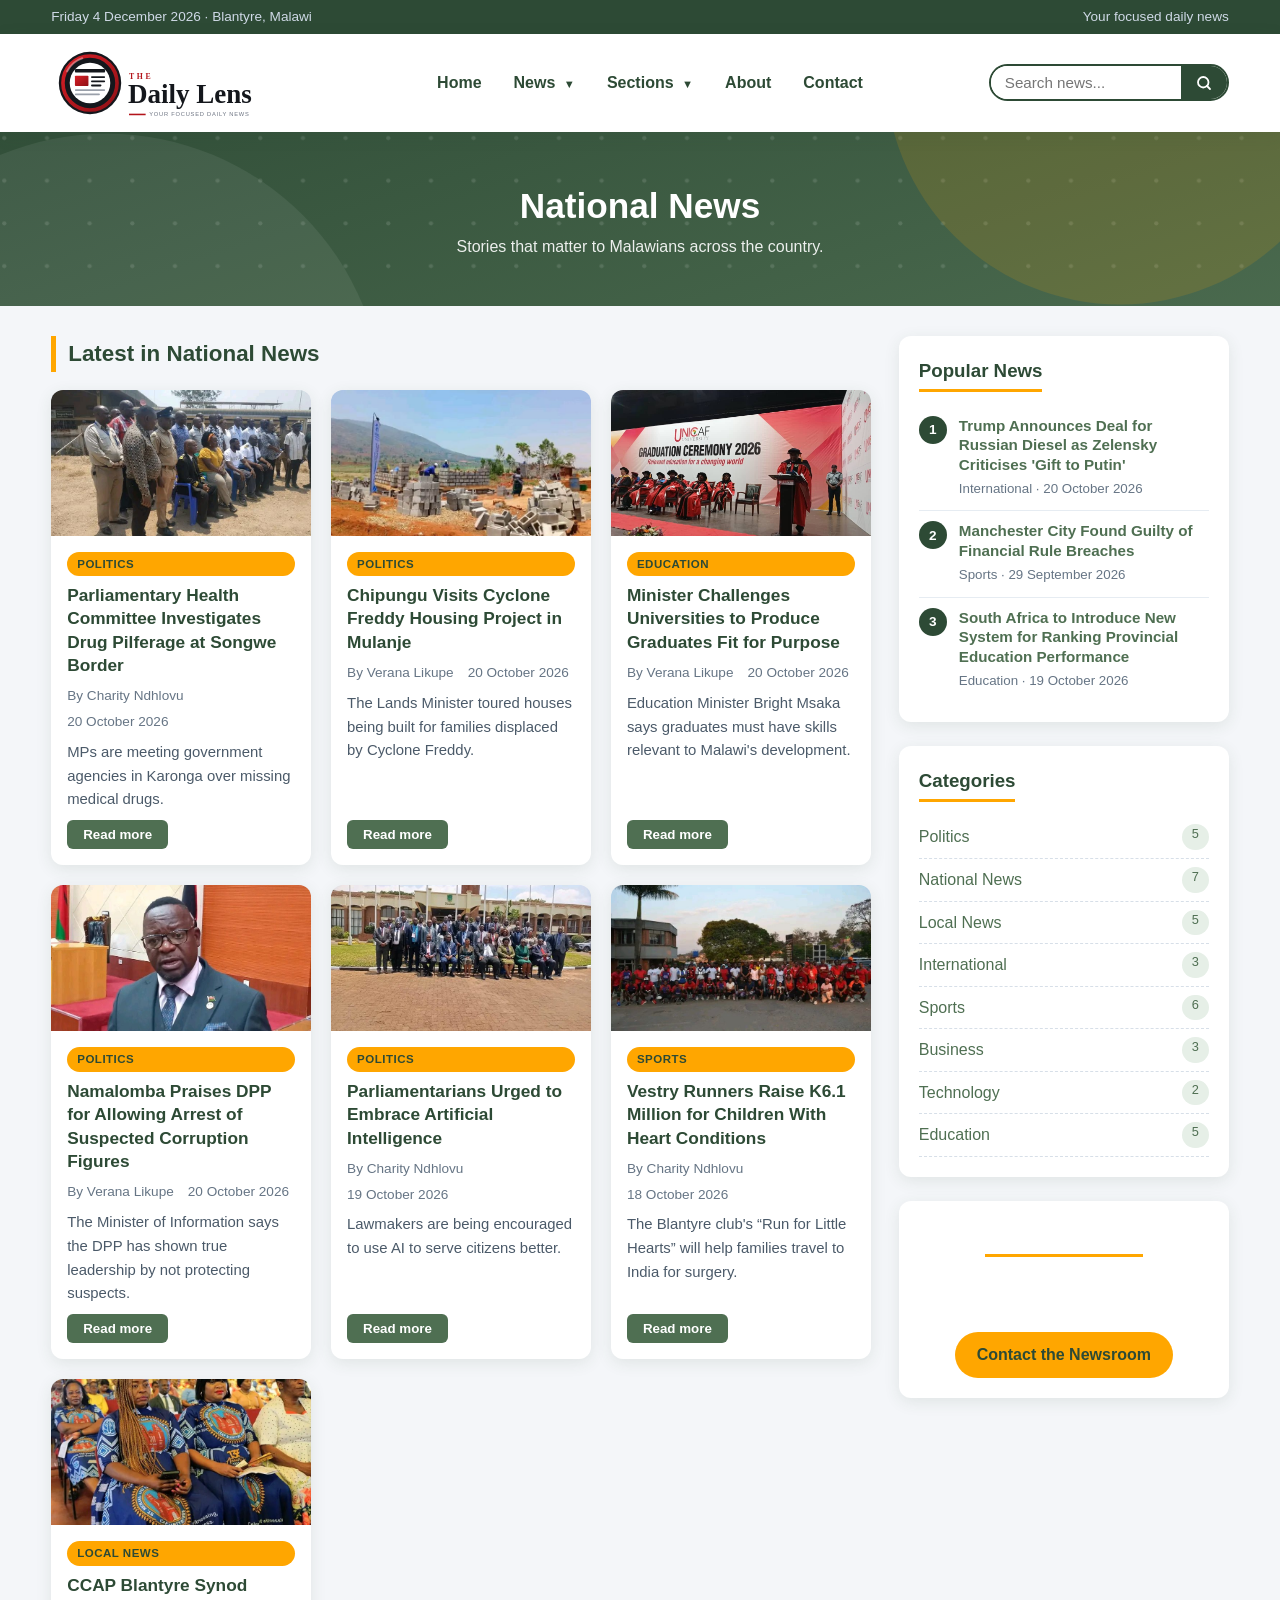
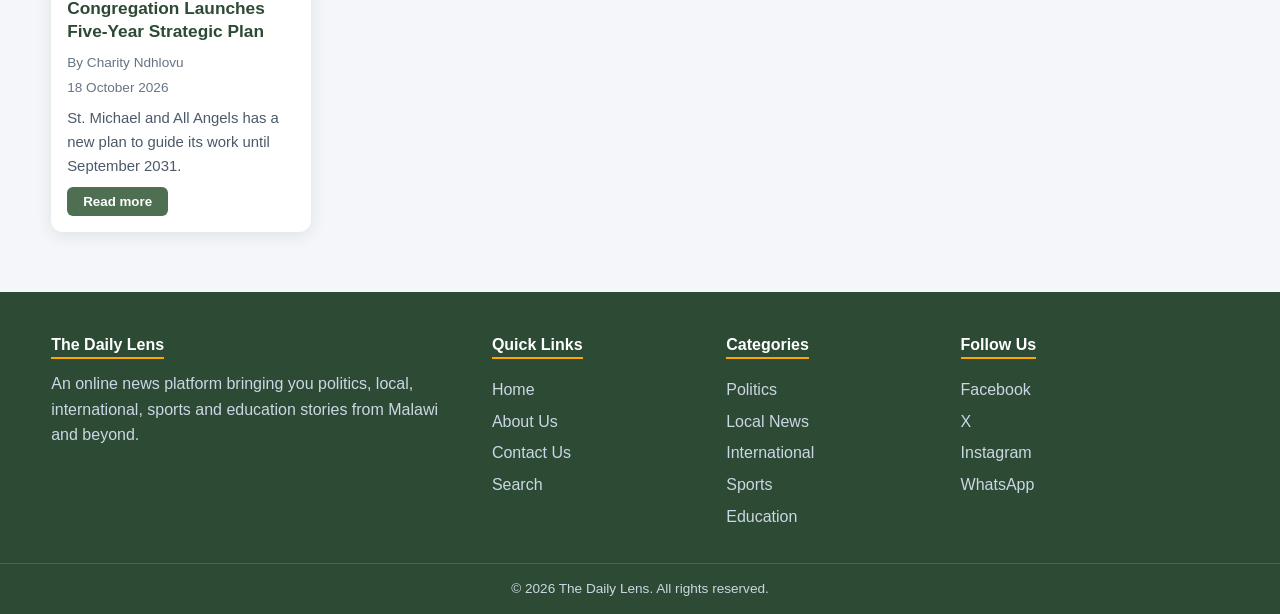
<file: categories/national.html>
<!DOCTYPE html>
<html lang="en">
<head>
  <meta charset="UTF-8">
  <meta name="viewport" content="width=device-width, initial-scale=1.0">
  <meta name="description" content="Football, athletics and community sport.">
  <title>National News | The Daily Lens</title>
  <link rel="icon" href="../images/logo/logo-icon.svg" type="image/svg+xml">
  <link rel="stylesheet" href="../css/style.css">
  <link rel="stylesheet" href="../css/responsive.css">
  <link rel="stylesheet" href="../css/animations.css">
  <link rel="stylesheet" href="../css/loader.css">
</head>
<body data-page="category" data-base="../" data-category="national">

  <!-- Loading effect -->
  <div id="loader" aria-label="Loading">
    <img class="loader-logo" src="../images/logo/logo-icon.svg" alt="">
    <div class="loader-ring"></div>
    <div class="loader-name">THE DAILY LENS</div>
    <div class="loader-sub">Loading the latest stories...</div>
  </div>

  <div class="topbar">
    <div class="container">
      <span id="todayDate">Blantyre, Malawi</span>
      <span>Your focused daily news</span>
    </div>
  </div>

  <header class="site-header">
    <div class="container header-inner">
      <div class="logo">
        <a href="../index.html" aria-label="The Daily Lens - home">
          <img src="../images/logo/logo.svg" alt="The Daily Lens - your focused daily news">
        </a>
      </div>

      <nav class="main-nav" aria-label="Main navigation">
        <ul class="menu">
          <li><a class="nav-link" href="../index.html">Home</a></li>
          <li class="has-dropdown">
            <a class="nav-link" href="../categories/politics.html">News <span class="caret">&#9660;</span></a>
            <ul class="dropdown-menu">
              <li><a href="../categories/politics.html">Politics</a></li>
              <li><a href="../categories/national.html">National News</a></li>
              <li><a href="../categories/national.html">National News</a></li>
          <li><a href="../categories/local.html">Local News</a></li>
              <li><a href="../categories/international.html">International</a></li>
            </ul>
          </li>
          <li class="has-dropdown">
            <a class="nav-link" href="../index.html#latest">Sections <span class="caret">&#9660;</span></a>
            <ul class="dropdown-menu">
              <li><a href="../categories/sports.html">Sports</a></li>
              <li><a href="../categories/business.html">Business</a></li>
              <li><a href="../categories/technology.html">Technology</a></li>
              <li><a href="../categories/business.html">Business</a></li>
          <li><a href="../categories/technology.html">Technology</a></li>
          <li><a href="../categories/education.html">Education</a></li>
              <li><a href="../index.html#latest">Latest News</a></li>
              <li><a href="../index.html#popular">Popular News</a></li>
            </ul>
          </li>
          <li><a class="nav-link" href="../about.html">About</a></li>
          <li><a class="nav-link" href="../contact.html">Contact</a></li>
        </ul>
      </nav>

      <div class="header-tools">
        <form class="search-box" id="searchForm" role="search">
          <input type="search" placeholder="Search news..." aria-label="Search news">
          <button type="submit" aria-label="Search"><img src="../images/icons/search.svg" alt=""></button>
        </form>
        <button class="menu-toggle" aria-label="Open menu" aria-expanded="false">&#9776;</button>
      </div>
    </div>
  </header>

  <section class="page-banner">
    <div class="container">
      <h1>National News</h1>
      <p>Stories that matter to Malawians across the country.</p>
    </div>
  </section>

  <main class="container layout">
    <section class="content" aria-label="National News stories">
      <h2 class="section-title">Latest in National News</h2>
      <div class="news-grid" id="categoryNews"></div>
    </section>

    <aside class="sidebar" aria-label="Sidebar">
      <section class="widget" id="popular">
        <h3>Popular News</h3>
        <ul class="popular-list" id="popularList"></ul>
      </section>
      <section class="widget">
        <h3>Categories</h3>
        <ul class="cat-list" id="categoryList"></ul>
      </section>
      <section class="widget donate-widget">
        <h3>Have a Story Tip?</h3>
        <p>Know something our readers should hear about? Tell us.</p>
        <a class="btn" href="../contact.html">Contact the Newsroom</a>
      </section>
    </aside>
  </main>

  <footer class="site-footer">
    <div class="container footer-grid">
      <section>
        <h4>The Daily Lens</h4>
        <p>An online news platform bringing you politics, local, international, sports and education stories from Malawi and beyond.</p>
      </section>
      <nav aria-label="Footer links">
        <h4>Quick Links</h4>
        <ul>
          <li><a href="../index.html">Home</a></li>
          <li><a href="../about.html">About Us</a></li>
          <li><a href="../contact.html">Contact Us</a></li>
          <li><a href="../search.html">Search</a></li>
        </ul>
      </nav>
      <nav aria-label="Footer categories">
        <h4>Categories</h4>
        <ul>
          <li><a href="../categories/politics.html">Politics</a></li>
          <li><a href="../categories/local.html">Local News</a></li>
          <li><a href="../categories/international.html">International</a></li>
          <li><a href="../categories/sports.html">Sports</a></li>
          <li><a href="../categories/education.html">Education</a></li>
        </ul>
      </nav>
      <nav aria-label="Social media">
        <h4>Follow Us</h4>
        <ul>
          <li><a href="https://www.facebook.com" target="_blank" rel="noopener">Facebook</a></li>
          <li><a href="https://x.com" target="_blank" rel="noopener">X</a></li>
          <li><a href="https://www.instagram.com" target="_blank" rel="noopener">Instagram</a></li>
          <li><a href="https://www.whatsapp.com" target="_blank" rel="noopener">WhatsApp</a></li>
        </ul>
      </nav>
    </div>
    <div class="footer-bottom">
      <p>&copy; 2026 The Daily Lens. All rights reserved.</p>
    </div>
  </footer>

  <!-- Modal window -->
  <div class="modal-overlay" id="modal" role="dialog" aria-modal="true" aria-label="Article preview">
    <div class="modal">
      <button class="modal-close" aria-label="Close">&times;</button>
      <div class="modal-body"></div>
    </div>
  </div>

  <button id="backTop" aria-label="Back to top">&#8679;</button>

  <script src="../js/data.js"></script>
  <script src="../js/loader.js"></script>
  <script src="../js/search.js"></script>
  <script src="../js/slider.js"></script>
  <script src="../js/modal.js"></script>
  <script src="../js/menu.js"></script>
  <script src="../js/main.js"></script>
</body>
</html>
</file>
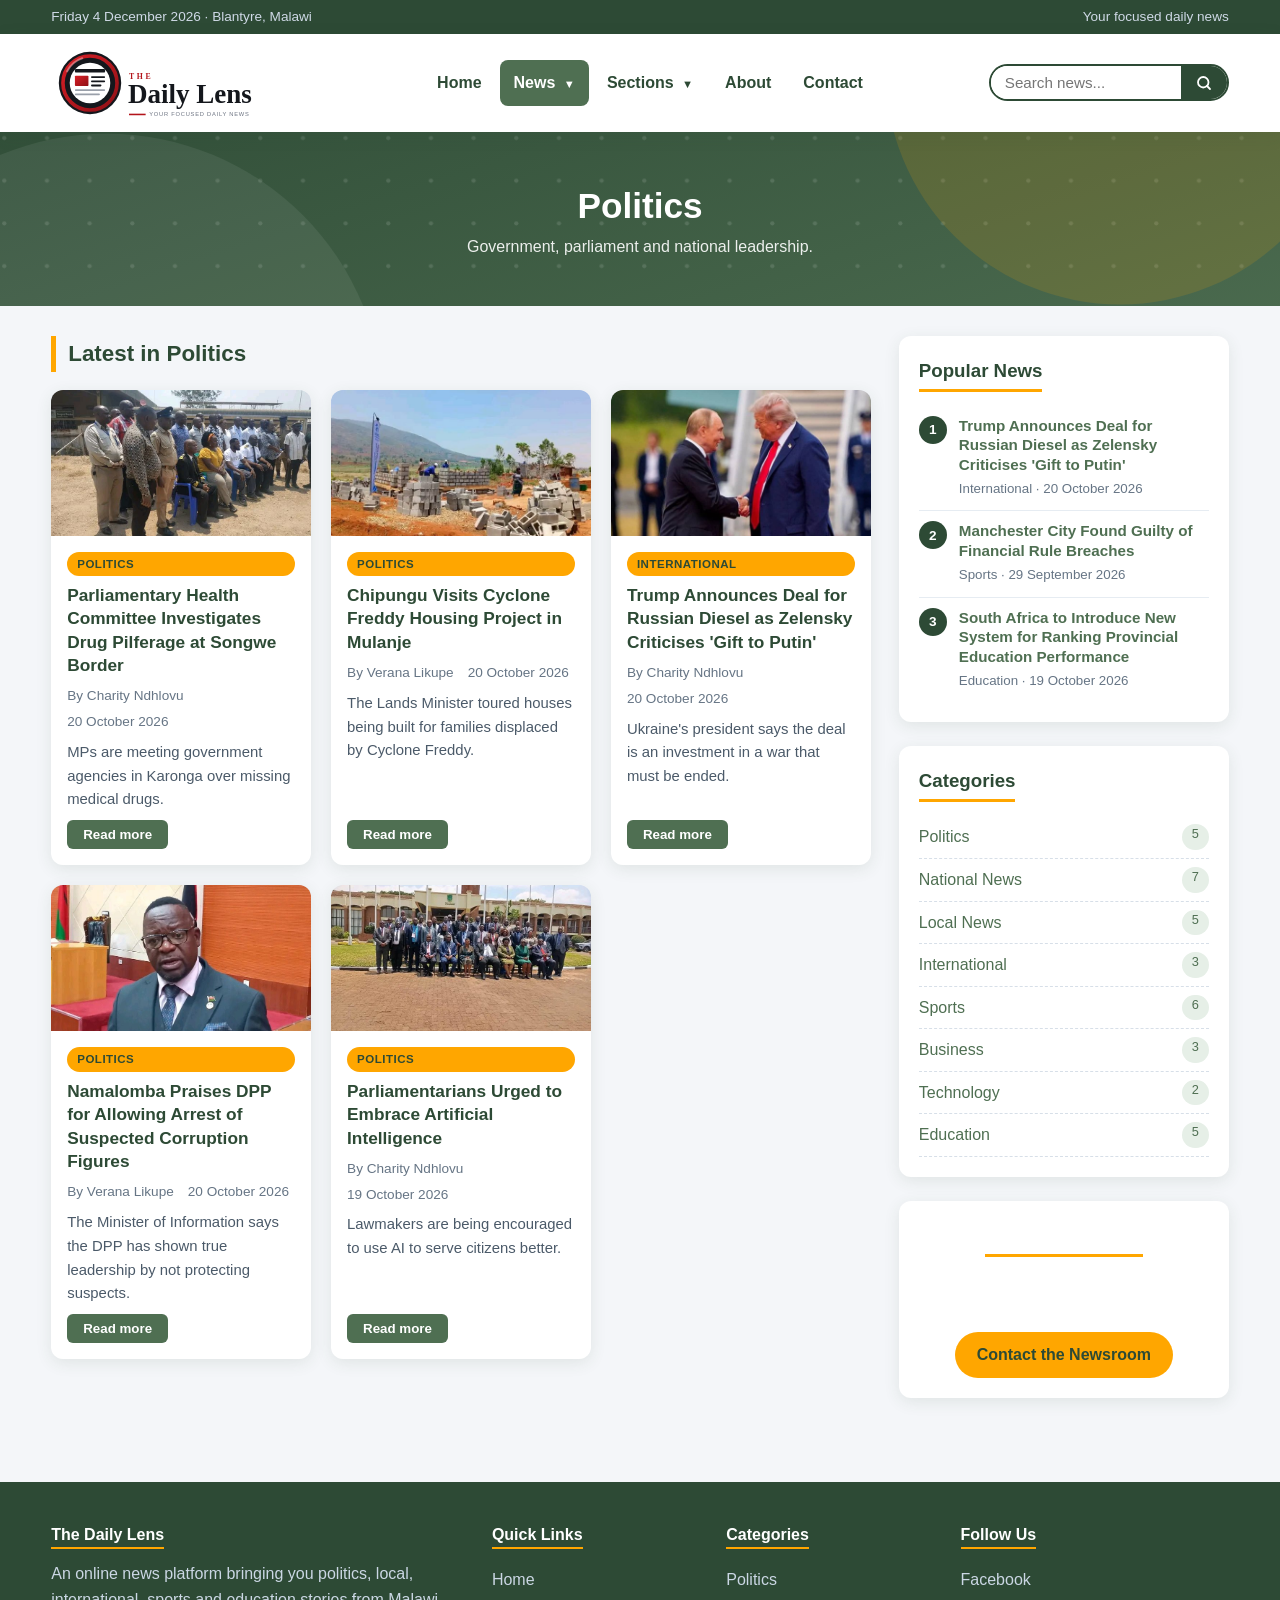
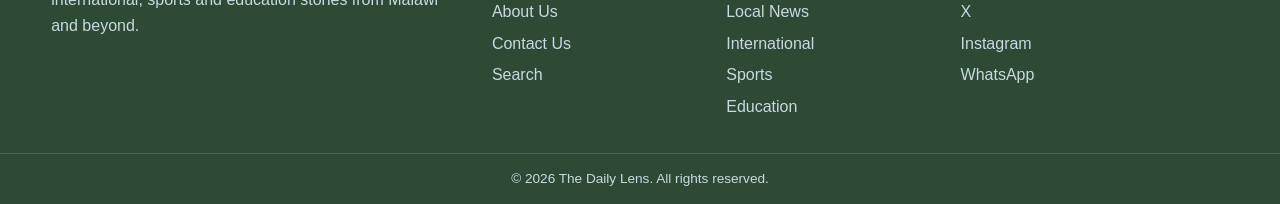
<file: categories/politics.html>
<!DOCTYPE html>
<html lang="en">
<head>
  <meta charset="UTF-8">
  <meta name="viewport" content="width=device-width, initial-scale=1.0">
  <meta name="description" content="Government, parliament and national leadership.">
  <title>Politics | The Daily Lens</title>
  <link rel="icon" href="../images/logo/logo-icon.svg" type="image/svg+xml">
  <link rel="stylesheet" href="../css/style.css">
  <link rel="stylesheet" href="../css/responsive.css">
  <link rel="stylesheet" href="../css/animations.css">
  <link rel="stylesheet" href="../css/loader.css">
</head>
<body data-page="category" data-base="../" data-category="politics">

  <!-- Loading effect -->
  <div id="loader" aria-label="Loading">
    <img class="loader-logo" src="../images/logo/logo-icon.svg" alt="">
    <div class="loader-ring"></div>
    <div class="loader-name">THE DAILY LENS</div>
    <div class="loader-sub">Loading the latest stories...</div>
  </div>

  <div class="topbar">
    <div class="container">
      <span id="todayDate">Blantyre, Malawi</span>
      <span>Your focused daily news</span>
    </div>
  </div>

  <header class="site-header">
    <div class="container header-inner">
      <div class="logo">
        <a href="../index.html" aria-label="The Daily Lens - home">
          <img src="../images/logo/logo.svg" alt="The Daily Lens - your focused daily news">
        </a>
      </div>

      <nav class="main-nav" aria-label="Main navigation">
        <ul class="menu">
          <li><a class="nav-link" href="../index.html">Home</a></li>
          <li class="has-dropdown">
            <a class="nav-link" href="../categories/politics.html">News <span class="caret">&#9660;</span></a>
            <ul class="dropdown-menu">
              <li><a href="../categories/politics.html">Politics</a></li>
              <li><a href="../categories/national.html">National News</a></li>
              <li><a href="../categories/national.html">National News</a></li>
          <li><a href="../categories/local.html">Local News</a></li>
              <li><a href="../categories/international.html">International</a></li>
            </ul>
          </li>
          <li class="has-dropdown">
            <a class="nav-link" href="../index.html#latest">Sections <span class="caret">&#9660;</span></a>
            <ul class="dropdown-menu">
              <li><a href="../categories/sports.html">Sports</a></li>
              <li><a href="../categories/business.html">Business</a></li>
              <li><a href="../categories/technology.html">Technology</a></li>
              <li><a href="../categories/business.html">Business</a></li>
          <li><a href="../categories/technology.html">Technology</a></li>
          <li><a href="../categories/education.html">Education</a></li>
              <li><a href="../index.html#latest">Latest News</a></li>
              <li><a href="../index.html#popular">Popular News</a></li>
            </ul>
          </li>
          <li><a class="nav-link" href="../about.html">About</a></li>
          <li><a class="nav-link" href="../contact.html">Contact</a></li>
        </ul>
      </nav>

      <div class="header-tools">
        <form class="search-box" id="searchForm" role="search">
          <input type="search" placeholder="Search news..." aria-label="Search news">
          <button type="submit" aria-label="Search"><img src="../images/icons/search.svg" alt=""></button>
        </form>
        <button class="menu-toggle" aria-label="Open menu" aria-expanded="false">&#9776;</button>
      </div>
    </div>
  </header>

  <section class="page-banner">
    <div class="container">
      <h1>Politics</h1>
      <p>Government, parliament and national leadership.</p>
    </div>
  </section>

  <main class="container layout">
    <section class="content" aria-label="Politics stories">
      <h2 class="section-title">Latest in Politics</h2>
      <div class="news-grid" id="categoryNews"></div>
    </section>

    <aside class="sidebar" aria-label="Sidebar">
      <section class="widget" id="popular">
        <h3>Popular News</h3>
        <ul class="popular-list" id="popularList"></ul>
      </section>
      <section class="widget">
        <h3>Categories</h3>
        <ul class="cat-list" id="categoryList"></ul>
      </section>
      <section class="widget donate-widget">
        <h3>Have a Story Tip?</h3>
        <p>Know something our readers should hear about? Tell us.</p>
        <a class="btn" href="../contact.html">Contact the Newsroom</a>
      </section>
    </aside>
  </main>

  <footer class="site-footer">
    <div class="container footer-grid">
      <section>
        <h4>The Daily Lens</h4>
        <p>An online news platform bringing you politics, local, international, sports and education stories from Malawi and beyond.</p>
      </section>
      <nav aria-label="Footer links">
        <h4>Quick Links</h4>
        <ul>
          <li><a href="../index.html">Home</a></li>
          <li><a href="../about.html">About Us</a></li>
          <li><a href="../contact.html">Contact Us</a></li>
          <li><a href="../search.html">Search</a></li>
        </ul>
      </nav>
      <nav aria-label="Footer categories">
        <h4>Categories</h4>
        <ul>
          <li><a href="../categories/politics.html">Politics</a></li>
          <li><a href="../categories/local.html">Local News</a></li>
          <li><a href="../categories/international.html">International</a></li>
          <li><a href="../categories/sports.html">Sports</a></li>
          <li><a href="../categories/education.html">Education</a></li>
        </ul>
      </nav>
      <nav aria-label="Social media">
        <h4>Follow Us</h4>
        <ul>
          <li><a href="https://www.facebook.com" target="_blank" rel="noopener">Facebook</a></li>
          <li><a href="https://x.com" target="_blank" rel="noopener">X</a></li>
          <li><a href="https://www.instagram.com" target="_blank" rel="noopener">Instagram</a></li>
          <li><a href="https://www.whatsapp.com" target="_blank" rel="noopener">WhatsApp</a></li>
        </ul>
      </nav>
    </div>
    <div class="footer-bottom">
      <p>&copy; 2026 The Daily Lens. All rights reserved.</p>
    </div>
  </footer>

  <!-- Modal window -->
  <div class="modal-overlay" id="modal" role="dialog" aria-modal="true" aria-label="Article preview">
    <div class="modal">
      <button class="modal-close" aria-label="Close">&times;</button>
      <div class="modal-body"></div>
    </div>
  </div>

  <button id="backTop" aria-label="Back to top">&#8679;</button>

  <script src="../js/data.js"></script>
  <script src="../js/loader.js"></script>
  <script src="../js/search.js"></script>
  <script src="../js/slider.js"></script>
  <script src="../js/modal.js"></script>
  <script src="../js/menu.js"></script>
  <script src="../js/main.js"></script>
</body>
</html>
</file>
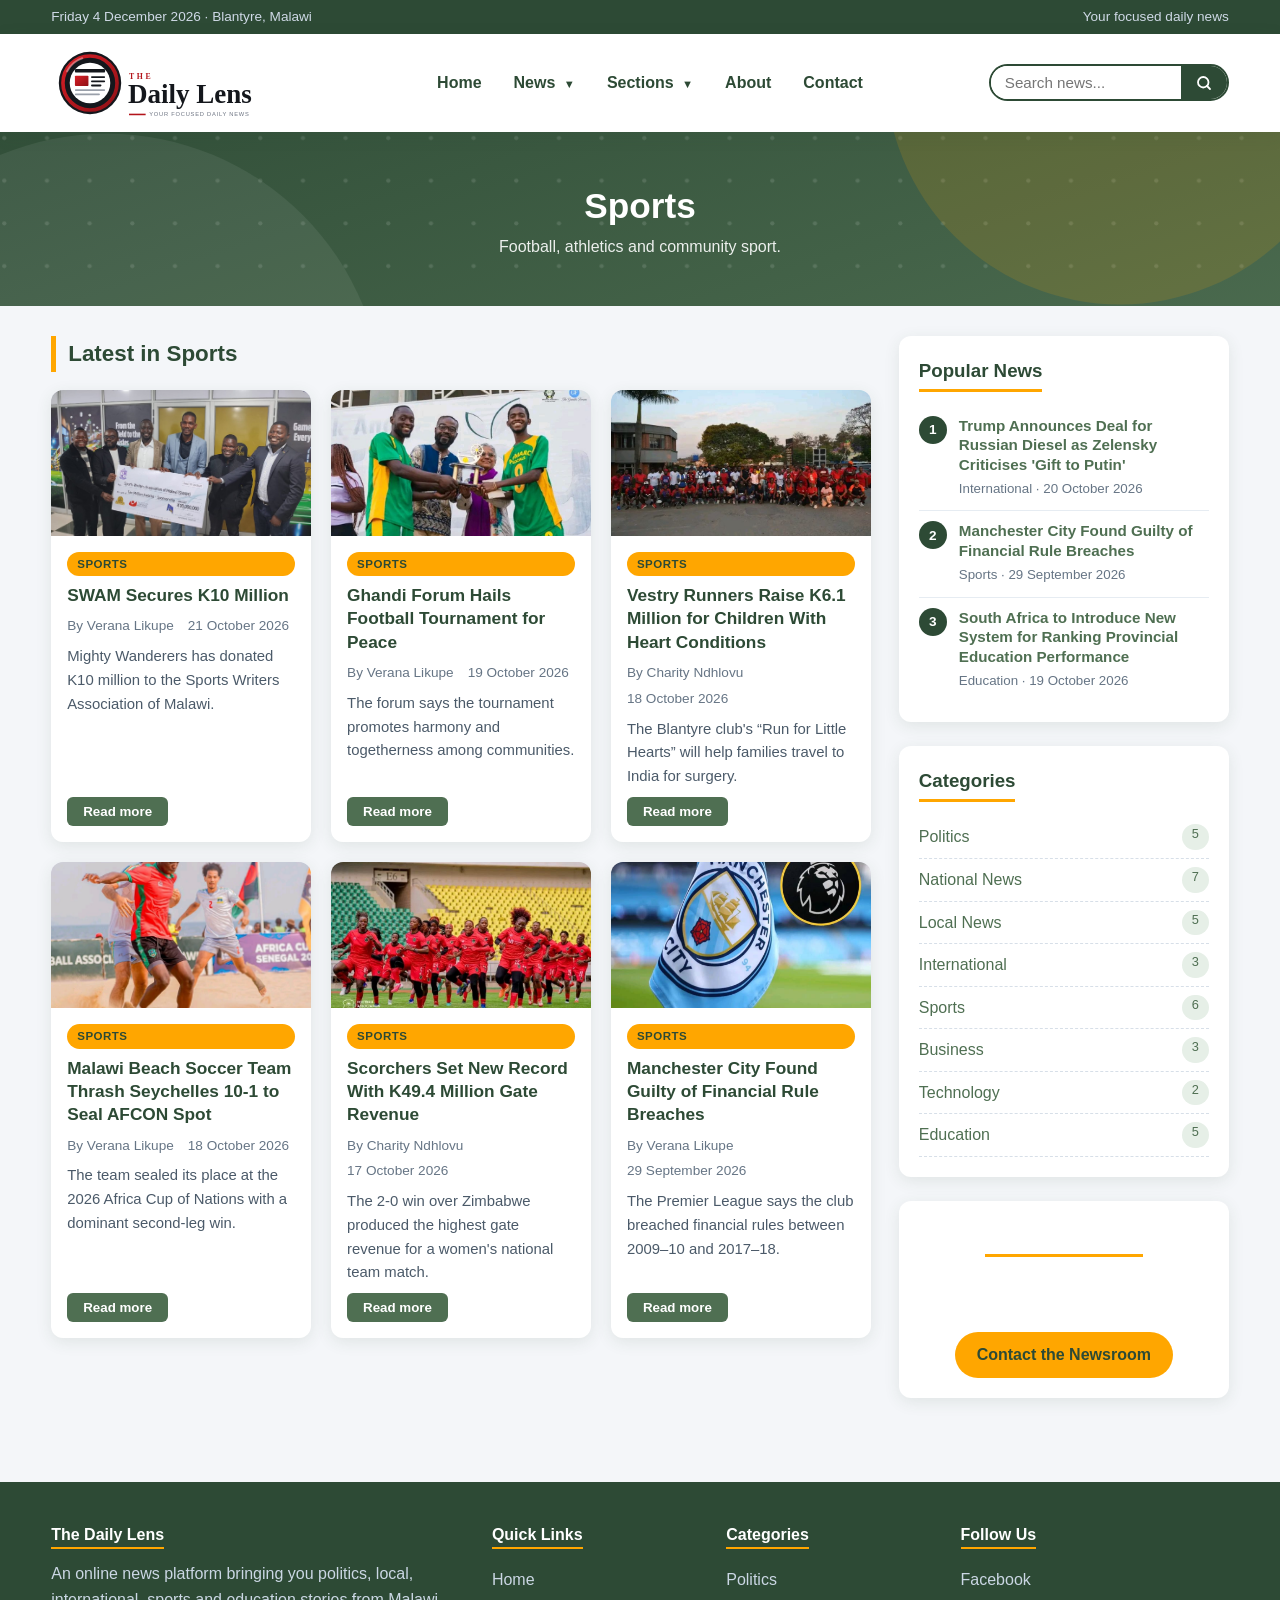
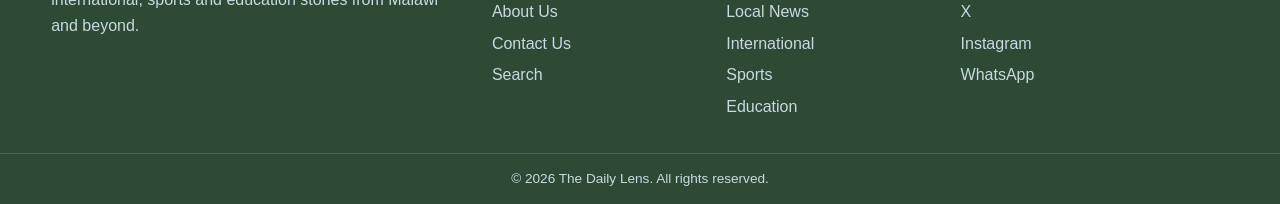
<file: categories/sports.html>
<!DOCTYPE html>
<html lang="en">
<head>
  <meta charset="UTF-8">
  <meta name="viewport" content="width=device-width, initial-scale=1.0">
  <meta name="description" content="Football, athletics and community sport.">
  <title>Sports | The Daily Lens</title>
  <link rel="icon" href="../images/logo/logo-icon.svg" type="image/svg+xml">
  <link rel="stylesheet" href="../css/style.css">
  <link rel="stylesheet" href="../css/responsive.css">
  <link rel="stylesheet" href="../css/animations.css">
  <link rel="stylesheet" href="../css/loader.css">
</head>
<body data-page="category" data-base="../" data-category="sports">

  <!-- Loading effect -->
  <div id="loader" aria-label="Loading">
    <img class="loader-logo" src="../images/logo/logo-icon.svg" alt="">
    <div class="loader-ring"></div>
    <div class="loader-name">THE DAILY LENS</div>
    <div class="loader-sub">Loading the latest stories...</div>
  </div>

  <div class="topbar">
    <div class="container">
      <span id="todayDate">Blantyre, Malawi</span>
      <span>Your focused daily news</span>
    </div>
  </div>

  <header class="site-header">
    <div class="container header-inner">
      <div class="logo">
        <a href="../index.html" aria-label="The Daily Lens - home">
          <img src="../images/logo/logo.svg" alt="The Daily Lens - your focused daily news">
        </a>
      </div>

      <nav class="main-nav" aria-label="Main navigation">
        <ul class="menu">
          <li><a class="nav-link" href="../index.html">Home</a></li>
          <li class="has-dropdown">
            <a class="nav-link" href="../categories/politics.html">News <span class="caret">&#9660;</span></a>
            <ul class="dropdown-menu">
              <li><a href="../categories/politics.html">Politics</a></li>
              <li><a href="../categories/national.html">National News</a></li>
              <li><a href="../categories/national.html">National News</a></li>
          <li><a href="../categories/local.html">Local News</a></li>
              <li><a href="../categories/international.html">International</a></li>
            </ul>
          </li>
          <li class="has-dropdown">
            <a class="nav-link" href="../index.html#latest">Sections <span class="caret">&#9660;</span></a>
            <ul class="dropdown-menu">
              <li><a href="../categories/sports.html">Sports</a></li>
              <li><a href="../categories/business.html">Business</a></li>
              <li><a href="../categories/technology.html">Technology</a></li>
              <li><a href="../categories/business.html">Business</a></li>
          <li><a href="../categories/technology.html">Technology</a></li>
          <li><a href="../categories/education.html">Education</a></li>
              <li><a href="../index.html#latest">Latest News</a></li>
              <li><a href="../index.html#popular">Popular News</a></li>
            </ul>
          </li>
          <li><a class="nav-link" href="../about.html">About</a></li>
          <li><a class="nav-link" href="../contact.html">Contact</a></li>
        </ul>
      </nav>

      <div class="header-tools">
        <form class="search-box" id="searchForm" role="search">
          <input type="search" placeholder="Search news..." aria-label="Search news">
          <button type="submit" aria-label="Search"><img src="../images/icons/search.svg" alt=""></button>
        </form>
        <button class="menu-toggle" aria-label="Open menu" aria-expanded="false">&#9776;</button>
      </div>
    </div>
  </header>

  <section class="page-banner">
    <div class="container">
      <h1>Sports</h1>
      <p>Football, athletics and community sport.</p>
    </div>
  </section>

  <main class="container layout">
    <section class="content" aria-label="Sports stories">
      <h2 class="section-title">Latest in Sports</h2>
      <div class="news-grid" id="categoryNews"></div>
    </section>

    <aside class="sidebar" aria-label="Sidebar">
      <section class="widget" id="popular">
        <h3>Popular News</h3>
        <ul class="popular-list" id="popularList"></ul>
      </section>
      <section class="widget">
        <h3>Categories</h3>
        <ul class="cat-list" id="categoryList"></ul>
      </section>
      <section class="widget donate-widget">
        <h3>Have a Story Tip?</h3>
        <p>Know something our readers should hear about? Tell us.</p>
        <a class="btn" href="../contact.html">Contact the Newsroom</a>
      </section>
    </aside>
  </main>

  <footer class="site-footer">
    <div class="container footer-grid">
      <section>
        <h4>The Daily Lens</h4>
        <p>An online news platform bringing you politics, local, international, sports and education stories from Malawi and beyond.</p>
      </section>
      <nav aria-label="Footer links">
        <h4>Quick Links</h4>
        <ul>
          <li><a href="../index.html">Home</a></li>
          <li><a href="../about.html">About Us</a></li>
          <li><a href="../contact.html">Contact Us</a></li>
          <li><a href="../search.html">Search</a></li>
        </ul>
      </nav>
      <nav aria-label="Footer categories">
        <h4>Categories</h4>
        <ul>
          <li><a href="../categories/politics.html">Politics</a></li>
          <li><a href="../categories/local.html">Local News</a></li>
          <li><a href="../categories/international.html">International</a></li>
          <li><a href="../categories/sports.html">Sports</a></li>
          <li><a href="../categories/education.html">Education</a></li>
        </ul>
      </nav>
      <nav aria-label="Social media">
        <h4>Follow Us</h4>
        <ul>
          <li><a href="https://www.facebook.com" target="_blank" rel="noopener">Facebook</a></li>
          <li><a href="https://x.com" target="_blank" rel="noopener">X</a></li>
          <li><a href="https://www.instagram.com" target="_blank" rel="noopener">Instagram</a></li>
          <li><a href="https://www.whatsapp.com" target="_blank" rel="noopener">WhatsApp</a></li>
        </ul>
      </nav>
    </div>
    <div class="footer-bottom">
      <p>&copy; 2026 The Daily Lens. All rights reserved.</p>
    </div>
  </footer>

  <!-- Modal window -->
  <div class="modal-overlay" id="modal" role="dialog" aria-modal="true" aria-label="Article preview">
    <div class="modal">
      <button class="modal-close" aria-label="Close">&times;</button>
      <div class="modal-body"></div>
    </div>
  </div>

  <button id="backTop" aria-label="Back to top">&#8679;</button>

  <script src="../js/data.js"></script>
  <script src="../js/loader.js"></script>
  <script src="../js/search.js"></script>
  <script src="../js/slider.js"></script>
  <script src="../js/modal.js"></script>
  <script src="../js/menu.js"></script>
  <script src="../js/main.js"></script>
</body>
</html>
</file>
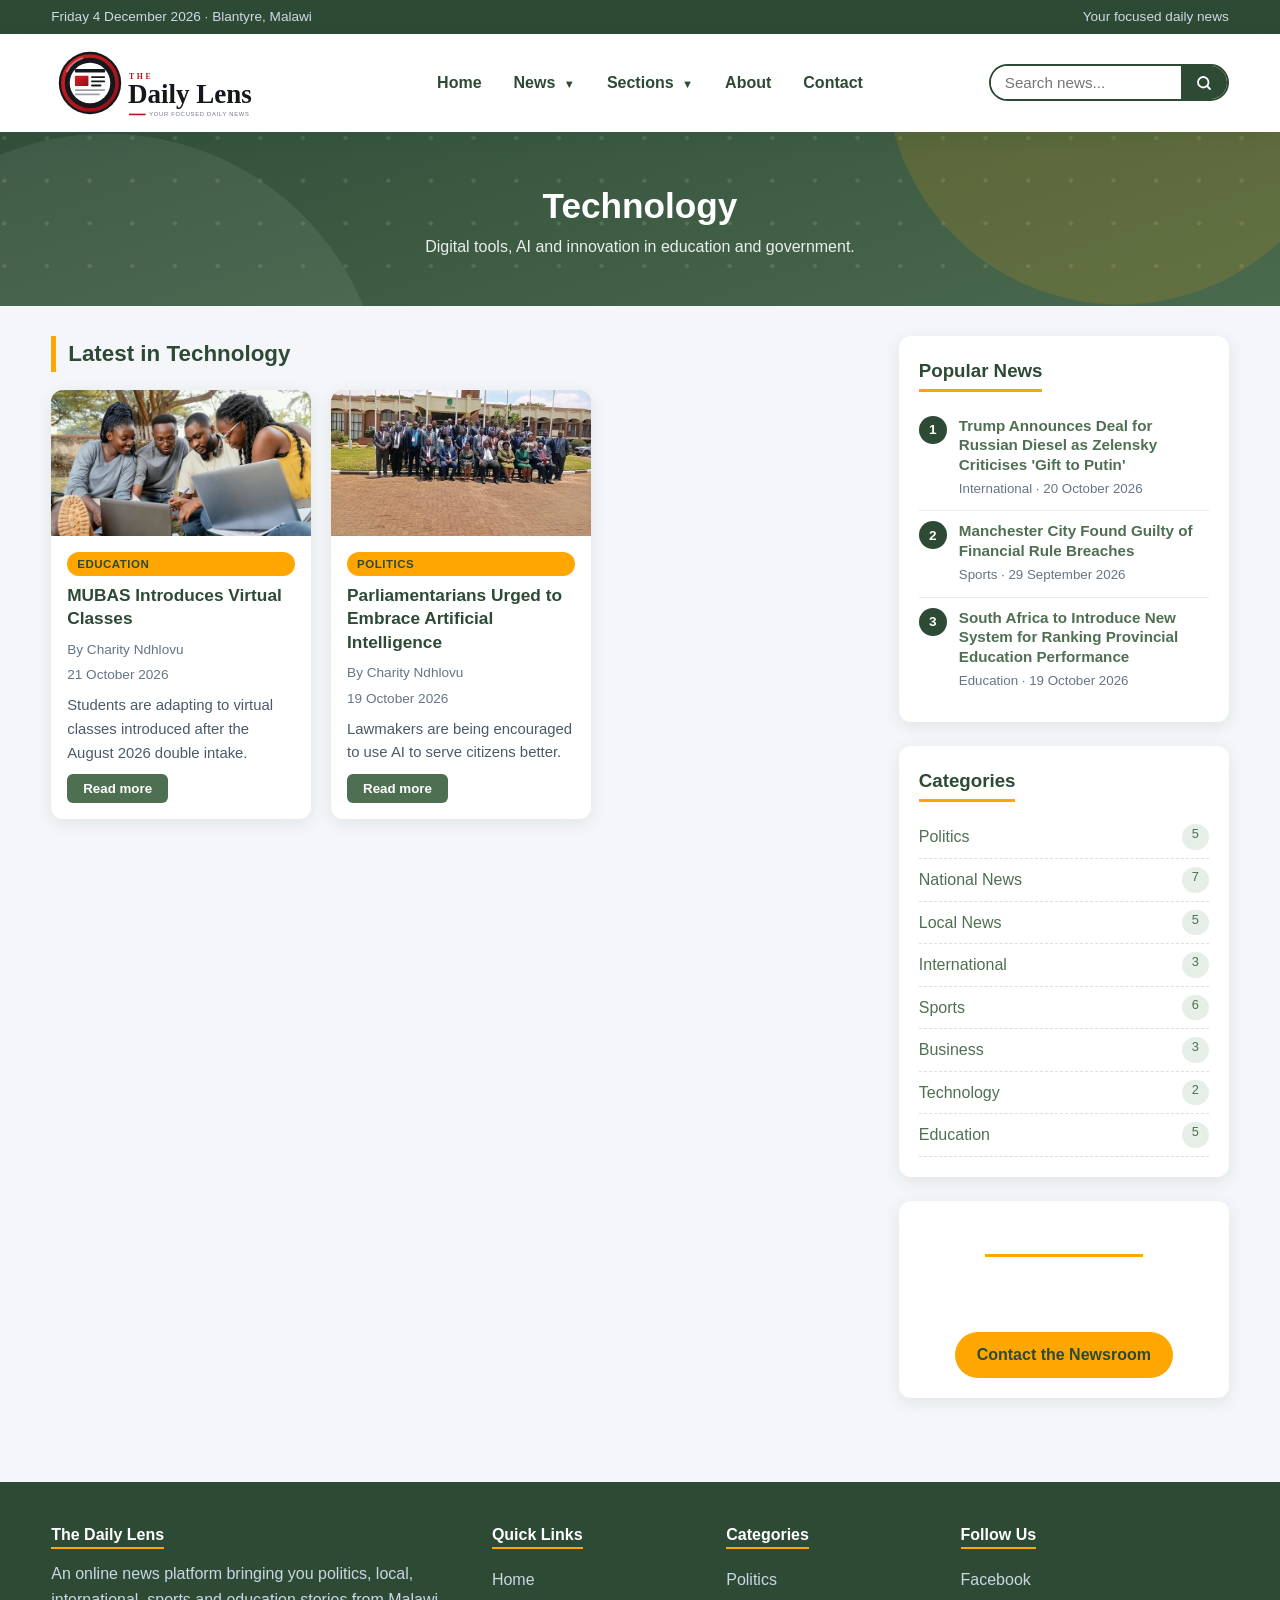
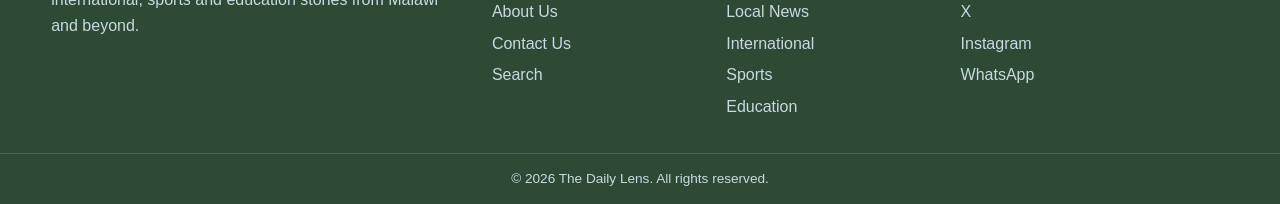
<file: categories/technology.html>
<!DOCTYPE html>
<html lang="en">
<head>
  <meta charset="UTF-8">
  <meta name="viewport" content="width=device-width, initial-scale=1.0">
  <meta name="description" content="Football, athletics and community sport.">
  <title>Technology | The Daily Lens</title>
  <link rel="icon" href="../images/logo/logo-icon.svg" type="image/svg+xml">
  <link rel="stylesheet" href="../css/style.css">
  <link rel="stylesheet" href="../css/responsive.css">
  <link rel="stylesheet" href="../css/animations.css">
  <link rel="stylesheet" href="../css/loader.css">
</head>
<body data-page="category" data-base="../" data-category="technology">

  <!-- Loading effect -->
  <div id="loader" aria-label="Loading">
    <img class="loader-logo" src="../images/logo/logo-icon.svg" alt="">
    <div class="loader-ring"></div>
    <div class="loader-name">THE DAILY LENS</div>
    <div class="loader-sub">Loading the latest stories...</div>
  </div>

  <div class="topbar">
    <div class="container">
      <span id="todayDate">Blantyre, Malawi</span>
      <span>Your focused daily news</span>
    </div>
  </div>

  <header class="site-header">
    <div class="container header-inner">
      <div class="logo">
        <a href="../index.html" aria-label="The Daily Lens - home">
          <img src="../images/logo/logo.svg" alt="The Daily Lens - your focused daily news">
        </a>
      </div>

      <nav class="main-nav" aria-label="Main navigation">
        <ul class="menu">
          <li><a class="nav-link" href="../index.html">Home</a></li>
          <li class="has-dropdown">
            <a class="nav-link" href="../categories/politics.html">News <span class="caret">&#9660;</span></a>
            <ul class="dropdown-menu">
              <li><a href="../categories/politics.html">Politics</a></li>
              <li><a href="../categories/national.html">National News</a></li>
              <li><a href="../categories/national.html">National News</a></li>
          <li><a href="../categories/local.html">Local News</a></li>
              <li><a href="../categories/international.html">International</a></li>
            </ul>
          </li>
          <li class="has-dropdown">
            <a class="nav-link" href="../index.html#latest">Sections <span class="caret">&#9660;</span></a>
            <ul class="dropdown-menu">
              <li><a href="../categories/sports.html">Sports</a></li>
              <li><a href="../categories/business.html">Business</a></li>
              <li><a href="../categories/technology.html">Technology</a></li>
              <li><a href="../categories/business.html">Business</a></li>
          <li><a href="../categories/technology.html">Technology</a></li>
          <li><a href="../categories/education.html">Education</a></li>
              <li><a href="../index.html#latest">Latest News</a></li>
              <li><a href="../index.html#popular">Popular News</a></li>
            </ul>
          </li>
          <li><a class="nav-link" href="../about.html">About</a></li>
          <li><a class="nav-link" href="../contact.html">Contact</a></li>
        </ul>
      </nav>

      <div class="header-tools">
        <form class="search-box" id="searchForm" role="search">
          <input type="search" placeholder="Search news..." aria-label="Search news">
          <button type="submit" aria-label="Search"><img src="../images/icons/search.svg" alt=""></button>
        </form>
        <button class="menu-toggle" aria-label="Open menu" aria-expanded="false">&#9776;</button>
      </div>
    </div>
  </header>

  <section class="page-banner">
    <div class="container">
      <h1>Technology</h1>
      <p>Digital tools, AI and innovation in education and government.</p>
    </div>
  </section>

  <main class="container layout">
    <section class="content" aria-label="Technology stories">
      <h2 class="section-title">Latest in Technology</h2>
      <div class="news-grid" id="categoryNews"></div>
    </section>

    <aside class="sidebar" aria-label="Sidebar">
      <section class="widget" id="popular">
        <h3>Popular News</h3>
        <ul class="popular-list" id="popularList"></ul>
      </section>
      <section class="widget">
        <h3>Categories</h3>
        <ul class="cat-list" id="categoryList"></ul>
      </section>
      <section class="widget donate-widget">
        <h3>Have a Story Tip?</h3>
        <p>Know something our readers should hear about? Tell us.</p>
        <a class="btn" href="../contact.html">Contact the Newsroom</a>
      </section>
    </aside>
  </main>

  <footer class="site-footer">
    <div class="container footer-grid">
      <section>
        <h4>The Daily Lens</h4>
        <p>An online news platform bringing you politics, local, international, sports and education stories from Malawi and beyond.</p>
      </section>
      <nav aria-label="Footer links">
        <h4>Quick Links</h4>
        <ul>
          <li><a href="../index.html">Home</a></li>
          <li><a href="../about.html">About Us</a></li>
          <li><a href="../contact.html">Contact Us</a></li>
          <li><a href="../search.html">Search</a></li>
        </ul>
      </nav>
      <nav aria-label="Footer categories">
        <h4>Categories</h4>
        <ul>
          <li><a href="../categories/politics.html">Politics</a></li>
          <li><a href="../categories/local.html">Local News</a></li>
          <li><a href="../categories/international.html">International</a></li>
          <li><a href="../categories/sports.html">Sports</a></li>
          <li><a href="../categories/education.html">Education</a></li>
        </ul>
      </nav>
      <nav aria-label="Social media">
        <h4>Follow Us</h4>
        <ul>
          <li><a href="https://www.facebook.com" target="_blank" rel="noopener">Facebook</a></li>
          <li><a href="https://x.com" target="_blank" rel="noopener">X</a></li>
          <li><a href="https://www.instagram.com" target="_blank" rel="noopener">Instagram</a></li>
          <li><a href="https://www.whatsapp.com" target="_blank" rel="noopener">WhatsApp</a></li>
        </ul>
      </nav>
    </div>
    <div class="footer-bottom">
      <p>&copy; 2026 The Daily Lens. All rights reserved.</p>
    </div>
  </footer>

  <!-- Modal window -->
  <div class="modal-overlay" id="modal" role="dialog" aria-modal="true" aria-label="Article preview">
    <div class="modal">
      <button class="modal-close" aria-label="Close">&times;</button>
      <div class="modal-body"></div>
    </div>
  </div>

  <button id="backTop" aria-label="Back to top">&#8679;</button>

  <script src="../js/data.js"></script>
  <script src="../js/loader.js"></script>
  <script src="../js/search.js"></script>
  <script src="../js/slider.js"></script>
  <script src="../js/modal.js"></script>
  <script src="../js/menu.js"></script>
  <script src="../js/main.js"></script>
</body>
</html>
</file>
<file: css/style.css>
/* ===== The Daily Lens - main styles ===== */
:root {
  --navy: #2d4a35;
  --blue: #4f6f52;
  --gold: #ffa600;
  --red: #d9480f;
  --bg: #f4f6f9;
  --card: #ffffff;
  --text: #1c2733;
  --muted: #667585;
  --radius: 12px;
  --shadow: 0 4px 16px rgba(45,74,53, .10);
  --max: 1200px;
}

* { box-sizing: border-box; margin: 0; padding: 0; }
html { scroll-behavior: smooth; }
body {
  font-family: "Segoe UI", Tahoma, Arial, sans-serif;
  background: var(--bg);
  color: var(--text);
  line-height: 1.6;
}
img { max-width: 100%; display: block; }
ul { list-style: none; }
.container { width: 92%; max-width: var(--max); margin: 0 auto; }

/* ===== Link states ===== */
a { color: var(--blue); text-decoration: none; transition: color .25s, background .25s; }
a:link { color: var(--blue); }
a:visited { color: #6a4c93; }
a:hover { color: var(--red); text-decoration: underline; }
a:active { color: var(--gold); transform: scale(.98); }

/* ===== Top bar ===== */
.topbar { background: var(--navy); color: #cfd9e6; font-size: .85rem; padding: 6px 0; }
.topbar .container { display: flex; justify-content: space-between; gap: 10px; flex-wrap: wrap; }

/* ===== Header ===== */
.site-header { background: #fff; box-shadow: var(--shadow); position: sticky; top: 0; z-index: 100; }
.header-inner { display: flex; align-items: center; justify-content: space-between; gap: 16px; padding: 10px 0; }
.logo { display: flex; align-items: center; gap: 10px; }
.logo img { width: 52px; height: 52px; }
.logo a, .logo a:link, .logo a:visited { color: var(--navy); text-decoration: none; }
.logo-text strong { display: block; font-size: 1.4rem; line-height: 1.1; letter-spacing: .5px; }
.logo-text small { color: var(--muted); font-size: .72rem; letter-spacing: 1.5px; text-transform: uppercase; }

/* ===== Navigation ===== */
.main-nav ul.menu { display: flex; align-items: center; gap: 4px; }
.main-nav li { position: relative; }
.main-nav a.nav-link {
  display: block; padding: 10px 14px; border-radius: 8px;
  font-weight: 600; color: var(--navy);
}
.main-nav a.nav-link:link { color: var(--navy); }
.main-nav a.nav-link:visited { color: #4a5d73; }
.main-nav a.nav-link:hover { background: var(--navy); color: #fff; text-decoration: none; }
.main-nav a.nav-link:active { background: var(--gold); color: var(--navy); }
.main-nav a.nav-link.active { background: var(--blue); color: #fff; }

.dropdown-menu {
  position: absolute; top: 100%; left: 0; min-width: 210px;
  background: #fff; border-radius: 10px; box-shadow: var(--shadow);
  padding: 8px 0; opacity: 0; visibility: hidden; transform: translateY(10px);
  transition: all .25s ease; border-top: 3px solid var(--gold); z-index: 50;
}
.has-dropdown:hover > .dropdown-menu,
.has-dropdown.open > .dropdown-menu { opacity: 1; visibility: visible; transform: translateY(0); }
.dropdown-menu a { display: block; padding: 9px 18px; color: var(--navy); font-size: .95rem; }
.dropdown-menu a:hover { background: #edf3ee; color: var(--red); text-decoration: none; padding-left: 24px; }
.caret { font-size: .7rem; margin-left: 4px; }

.header-tools { display: flex; align-items: center; gap: 10px; }
.search-box { display: flex; border: 2px solid var(--navy); border-radius: 30px; overflow: hidden; background: #fff; }
.search-box input { border: 0; outline: 0; padding: 8px 14px; font-size: .95rem; width: 190px; }
.search-box button { border: 0; background: var(--navy); padding: 0 14px; cursor: pointer; transition: background .25s; }
.search-box button:hover { background: var(--red); }
.search-box img { width: 18px; height: 18px; }

.menu-toggle { display: none; background: var(--navy); color: #fff; border: 0; font-size: 1.5rem; width: 44px; height: 44px; border-radius: 8px; cursor: pointer; }

/* ===== Breaking ticker ===== */
.ticker { background: var(--red); color: #fff; overflow: hidden; }
.ticker .container { display: flex; align-items: center; }
.ticker-label { background: #a63a0b; padding: 8px 16px; font-weight: 700; letter-spacing: 1px; white-space: nowrap; }
.ticker-track { overflow: hidden; flex: 1; white-space: nowrap; }
.ticker-move { display: inline-block; padding-left: 100%; animation: tick 40s linear infinite; }
.ticker-move a, .ticker-move a:link, .ticker-move a:visited { color: #fff; margin-right: 50px; }
.ticker-track:hover .ticker-move { animation-play-state: paused; }

/* ===== Hero slider ===== */
.hero { background: url("../images/backgrounds/hero-bg.svg") center/cover no-repeat; padding: 26px 0; }
.slider { position: relative; overflow: hidden; border-radius: var(--radius); box-shadow: var(--shadow); height: 440px; background: var(--navy); }
.slide { position: absolute; inset: 0; opacity: 0; transition: opacity .8s ease; }
.slide.active { opacity: 1; z-index: 2; }
.slide img { width: 100%; height: 100%; object-fit: cover; }
.slide-caption {
  position: absolute; left: 0; right: 0; bottom: 0; padding: 60px 30px 28px; color: #fff;
  background: linear-gradient(to top, rgba(0,0,0,.85), transparent);
}
.slide-caption h2 { font-size: 1.9rem; max-width: 780px; line-height: 1.25; margin: 8px 0; }
.slide-caption a, .slide-caption a:link, .slide-caption a:visited { color: #fff; }
.slide-caption a:hover { color: var(--gold); text-decoration: none; }
.slide-caption p { max-width: 700px; opacity: .92; }
.slider-btn {
  position: absolute; top: 50%; transform: translateY(-50%); z-index: 5;
  background: rgba(255,255,255,.85); border: 0; width: 44px; height: 44px; border-radius: 50%;
  font-size: 1.3rem; cursor: pointer; transition: background .25s, transform .25s;
}
.slider-btn:hover { background: var(--gold); transform: translateY(-50%) scale(1.1); }
.slider-btn.prev { left: 14px; }
.slider-btn.next { right: 14px; }
.slider-dots { position: absolute; right: 22px; bottom: 16px; z-index: 5; display: flex; gap: 8px; }
.slider-dots button { width: 11px; height: 11px; border-radius: 50%; border: 0; background: rgba(255,255,255,.5); cursor: pointer; }
.slider-dots button.active { background: var(--gold); transform: scale(1.3); }

/* ===== Badges / meta ===== */
.badge { display: inline-block; background: var(--gold); color: var(--navy); font-size: .72rem; font-weight: 700; padding: 3px 10px; border-radius: 20px; text-transform: uppercase; letter-spacing: .5px; }
.meta { color: var(--muted); font-size: .85rem; display: flex; flex-wrap: wrap; gap: 4px 14px; }
.slide-caption .meta { color: #d8e4da; }

/* ===== Layout ===== */
.layout { display: grid; grid-template-columns: 1fr 330px; gap: 28px; padding: 30px 0 40px; }
.section-title { font-size: 1.4rem; color: var(--navy); border-left: 5px solid var(--gold); padding-left: 12px; margin-bottom: 18px; display: flex; justify-content: space-between; align-items: center; flex-wrap: wrap; gap: 8px; }
.section-block { margin-bottom: 34px; }

/* Filters */
.filters { display: flex; flex-wrap: wrap; gap: 8px; margin-bottom: 20px; }
.filter-btn { border: 2px solid var(--navy); background: #fff; color: var(--navy); padding: 6px 16px; border-radius: 30px; font-weight: 600; cursor: pointer; transition: all .25s; font-size: .9rem; }
.filter-btn:hover { background: #e6efe7; }
.filter-btn.active { background: var(--navy); color: #fff; }

/* Cards */
.news-grid { display: grid; grid-template-columns: repeat(auto-fill, minmax(250px, 1fr)); gap: 20px; }
.card { background: var(--card); border-radius: var(--radius); overflow: hidden; box-shadow: var(--shadow); transition: transform .3s, box-shadow .3s; display: flex; flex-direction: column; }
.card:hover { transform: translateY(-6px); box-shadow: 0 10px 26px rgba(45,74,53,.2); }
.card-img { overflow: hidden; aspect-ratio: 16/9; background: #dfe7ef; }
.card-img img { width: 100%; height: 100%; object-fit: cover; transition: transform .5s; }
.card:hover .card-img img { transform: scale(1.08); }
.card-body { padding: 16px; display: flex; flex-direction: column; gap: 8px; flex: 1; }
.card-body h3 { font-size: 1.08rem; line-height: 1.35; }
.card-body h3 a, .card-body h3 a:link { color: var(--navy); }
.card-body h3 a:visited { color: #5a4a78; }
.card-body h3 a:hover { color: var(--red); }
.card-body p { color: #4b5a69; font-size: .93rem; }
.read-more { margin-top: auto; align-self: flex-start; background: var(--blue); color: #fff; border: 0; padding: 7px 16px; border-radius: 6px; cursor: pointer; font-weight: 600; transition: background .25s, transform .2s; }
.read-more:hover { background: var(--red); }
.read-more:active { transform: scale(.95); }
.extra-text { display: none; color: #33414f; font-size: .93rem; }
.extra-text.show { display: block; animation: fadeUp .4s ease; }

/* Featured */
.featured-card { display: grid; grid-template-columns: 1.2fr 1fr; background: #fff; border-radius: var(--radius); overflow: hidden; box-shadow: var(--shadow); }
.featured-card img { width: 100%; height: 100%; object-fit: cover; min-height: 260px; }
.featured-card .card-body { padding: 24px; justify-content: center; }
.featured-card h3 { font-size: 1.5rem; }

/* Sidebar */
.sidebar .widget { background: #fff; border-radius: var(--radius); box-shadow: var(--shadow); padding: 20px; margin-bottom: 24px; }
.widget h3 { color: var(--navy); margin-bottom: 14px; border-bottom: 3px solid var(--gold); display: inline-block; padding-bottom: 3px; }
.popular-list li { display: flex; gap: 12px; padding: 10px 0; border-bottom: 1px solid #e6ecf2; counter-increment: pop; }
.popular-list { counter-reset: pop; }
.popular-list li::before { content: counter(pop); background: var(--navy); color: #fff; min-width: 28px; height: 28px; border-radius: 50%; display: grid; place-items: center; font-weight: 700; font-size: .85rem; }
.popular-list li:last-child { border-bottom: 0; }
.popular-list a { font-weight: 600; font-size: .95rem; line-height: 1.3; display: block; }
.popular-list small { color: var(--muted); }
.cat-list a { display: flex; justify-content: space-between; padding: 8px 0; border-bottom: 1px dashed #d7dfe8; }
.cat-list a span { background: #e6efe7; border-radius: 20px; padding: 0 10px; font-size: .8rem; }
.donate-widget { background: linear-gradient(135deg, var(--navy), var(--blue)); color: #fff; text-align: center; }
.donate-widget h3 { color: #fff; border-color: var(--gold); }
.btn { display: inline-block; background: var(--gold); color: var(--navy) !important; padding: 10px 22px; border-radius: 30px; font-weight: 700; border: 0; cursor: pointer; margin-top: 10px; transition: transform .25s, background .25s; text-decoration: none !important; }
.btn:hover { background: #fff; transform: translateY(-2px); }

.no-results { text-align: center; padding: 40px 10px; color: var(--muted); grid-column: 1 / -1; }
.page-banner { background: url("../images/backgrounds/hero-bg.svg") center/cover; color: #fff; padding: 46px 0; text-align: center; }
.page-banner h1 { font-size: 2.2rem; }
.page-banner p { opacity: .9; }

/* Article page */
.article-full { background: #fff; border-radius: var(--radius); box-shadow: var(--shadow); overflow: hidden; }
.article-full img.hero-img { width: 100%; max-height: 440px; object-fit: cover; }
.article-full .article-body { padding: 28px; }
.article-full h1 { color: var(--navy); line-height: 1.25; margin: 10px 0; font-size: 2rem; }
.article-full p { margin: 14px 0; font-size: 1.05rem; }
.share-row { display: flex; gap: 10px; margin-top: 20px; }

/* Forms (contact) */
.form-card { background: #fff; padding: 26px; border-radius: var(--radius); box-shadow: var(--shadow); }
.form-card label { display: block; font-weight: 600; margin: 12px 0 4px; }
.form-card input, .form-card textarea, .form-card select { width: 100%; padding: 10px 12px; border: 2px solid #cfd9e4; border-radius: 8px; font: inherit; transition: border-color .25s; }
.form-card input:focus, .form-card textarea:focus { border-color: var(--blue); outline: 0; }

/* ===== Modal ===== */
.modal-overlay { position: fixed; inset: 0; background: rgba(5,15,30,.75); display: none; align-items: center; justify-content: center; z-index: 500; padding: 16px; }
.modal-overlay.open { display: flex; animation: fadeIn .3s ease; }
.modal { background: #fff; border-radius: 14px; max-width: 760px; width: 100%; max-height: 90vh; overflow-y: auto; position: relative; animation: popIn .35s ease; }
.modal img { width: 100%; max-height: 300px; object-fit: cover; }
.modal-content { padding: 22px 26px 28px; }
.modal-content h2 { color: var(--navy); margin: 8px 0; }
.modal-content p { margin: 12px 0; }
.modal-close { position: absolute; top: 10px; right: 12px; background: #fff; border: 0; width: 38px; height: 38px; border-radius: 50%; font-size: 1.3rem; cursor: pointer; box-shadow: var(--shadow); }
.modal-close:hover { background: var(--red); color: #fff; }

/* Back to top */
#backTop { position: fixed; right: 20px; bottom: 20px; width: 46px; height: 46px; border-radius: 50%; border: 0; background: var(--navy); color: #fff; font-size: 1.2rem; cursor: pointer; display: none; z-index: 90; box-shadow: var(--shadow); }
#backTop:hover { background: var(--red); }
#backTop.show { display: block; animation: fadeIn .3s; }

/* ===== Footer ===== */
.site-footer { background: var(--navy); color: #cbd7e4; padding: 40px 0 0; margin-top: 20px; }
.footer-grid { display: grid; grid-template-columns: 2fr 1fr 1fr 1.3fr; gap: 28px; }
.site-footer h4 { color: #fff; margin-bottom: 12px; border-bottom: 2px solid var(--gold); display: inline-block; }
.site-footer a, .site-footer a:link, .site-footer a:visited { color: #cbd7e4; }
.site-footer a:hover { color: var(--gold); }
.site-footer li { margin: 6px 0; }
.footer-bottom { border-top: 1px solid rgba(255,255,255,.15); margin-top: 28px; padding: 14px 0; text-align: center; font-size: .85rem; }

/* ===== Extra: accordion, search bar, form message ===== */
.acc-item { background: #fff; border-radius: var(--radius); box-shadow: var(--shadow); margin-bottom: 12px; overflow: hidden; }
.acc-btn { width: 100%; text-align: left; background: #fff; border: 0; padding: 16px 20px; font: inherit; font-weight: 700; color: var(--navy); cursor: pointer; display: flex; justify-content: space-between; transition: background .25s; }
.acc-btn:hover { background: #edf3ee; }
.acc-btn span { color: var(--gold); font-size: 1.3rem; line-height: 1; }
.acc-panel { display: none; padding: 0 20px 18px; }
.acc-panel.show { display: block; animation: fadeUp .35s ease; }
.page-search { display: flex; gap: 12px; flex-wrap: wrap; margin-bottom: 16px; }
.page-search input, .page-search select { padding: 10px 14px; border: 2px solid #cfd9d1; border-radius: 8px; font: inherit; }
.page-search input { flex: 1; min-width: 200px; }
.page-search input:focus, .page-search select:focus { border-color: var(--blue); outline: 0; }
#formMsg { display: none; margin-top: 14px; padding: 12px 14px; background: #e6efe7; border-left: 5px solid var(--blue); border-radius: 6px; }
#formMsg.show { display: block; animation: fadeUp .4s ease; }
.about-grid { display: grid; grid-template-columns: 1fr 1fr; gap: 24px; margin-bottom: 30px; }
.about-grid .widget { margin-bottom: 0; }
@media (max-width: 768px) { .about-grid { grid-template-columns: 1fr; } }

/* ===== Layout helpers (replace inline styles) ===== */
.logo a { display: flex; align-items: center; gap: 10px; }
.related-block { margin-top: 34px; }
.search-label { margin-bottom: 16px; }
.about-page { padding: 30px 0 40px; }
.para-gap { margin-top: 10px; }
.featured-grid { margin-top: 20px; }
address { font-style: normal; }

/* ===== Wordmark logo ===== */
.logo img { width: auto; height: 78px; }
.logo-text { display: none; }
</file>
<file: css/responsive.css>
/* ===== Responsive design (tablet & mobile) ===== */

/* Tablets */
@media (max-width: 992px) {
  .layout { grid-template-columns: 1fr; }
  .footer-grid { grid-template-columns: 1fr 1fr; }
  .featured-card { grid-template-columns: 1fr; }
  .search-box input { width: 140px; }
  .slider { height: 360px; }
  .slide-caption h2 { font-size: 1.5rem; }
}

/* Mobile phones */
@media (max-width: 768px) {
  .menu-toggle { display: block; }
  .header-inner { flex-wrap: wrap; }
  .main-nav { order: 3; width: 100%; display: none; }
  .main-nav.open { display: block; animation: fadeUp .3s ease; }
  .main-nav ul.menu { flex-direction: column; align-items: stretch; gap: 0; }
  .dropdown-menu { position: static; opacity: 1; visibility: visible; transform: none; box-shadow: none; display: none; border-top: 0; background: #f0f5f1; }
  .has-dropdown:hover > .dropdown-menu { display: none; }
  .has-dropdown.open > .dropdown-menu { display: block; }
  .header-tools { order: 2; }
  .search-box input { width: 120px; }
  .slider { height: 300px; }
  .slide-caption { padding: 40px 16px 16px; }
  .slide-caption h2 { font-size: 1.2rem; }
  .slide-caption p { display: none; }
  .slider-btn { width: 36px; height: 36px; }
  .news-grid { grid-template-columns: 1fr; }
  .page-banner h1 { font-size: 1.6rem; }
  .article-full h1 { font-size: 1.5rem; }
  .topbar .container { justify-content: center; }
}

@media (max-width: 480px) {
  .footer-grid { grid-template-columns: 1fr; }
  .logo-text strong { font-size: 1.15rem; }
  .logo img { height: 58px; }
  .search-box input { width: 95px; }
  .ticker-label { padding: 8px 10px; font-size: .8rem; }
}
</file>
<file: css/animations.css>
/* ===== Animations & transitions ===== */
@keyframes tick { from { transform: translateX(0); } to { transform: translateX(-100%); } }
@keyframes fadeIn { from { opacity: 0; } to { opacity: 1; } }
@keyframes fadeUp { from { opacity: 0; transform: translateY(18px); } to { opacity: 1; transform: translateY(0); } }
@keyframes popIn { from { opacity: 0; transform: scale(.9); } to { opacity: 1; transform: scale(1); } }
@keyframes pulse { 0%,100% { box-shadow: 0 0 0 0 rgba(230,57,70,.6); } 50% { box-shadow: 0 0 0 10px rgba(230,57,70,0); } }

.fade-up { animation: fadeUp .6s ease both; }
.card { animation: fadeUp .6s ease both; }
.ticker-label { animation: pulse 2s infinite; }
.logo img { transition: transform .6s; }
.logo:hover img { transform: scale(1.04); }
.page-banner h1 { animation: fadeUp .7s ease both; }

@media (prefers-reduced-motion: reduce) {
  *, *::before, *::after { animation: none !important; transition: none !important; }
}
</file>
<file: css/loader.css>
/* ===== Loading effect ===== */
#loader {
  position: fixed; inset: 0; z-index: 9999;
  background: linear-gradient(135deg, #2d4a35, #4f6f52);
  display: flex; flex-direction: column; align-items: center; justify-content: center; gap: 18px;
  color: #fff; transition: opacity .6s ease, visibility .6s ease;
}
#loader.hide { opacity: 0; visibility: hidden; }
.loader-ring {
  width: 74px; height: 74px; border-radius: 50%;
  border: 6px solid rgba(255,255,255,.25); border-top-color: #ffa600;
  animation: spin 1s linear infinite;
}
.loader-name { font-size: 1.6rem; font-weight: 700; letter-spacing: 2px; }
.loader-sub { opacity: .8; font-size: .9rem; animation: blink 1.4s ease-in-out infinite; }
@keyframes spin { to { transform: rotate(360deg); } }
@keyframes blink { 50% { opacity: .3; } }

/* Small spinner shown while filtering/searching */
.content-loading { text-align: center; padding: 30px; grid-column: 1 / -1; }
.content-loading .loader-ring { width: 42px; height: 42px; border-width: 4px; margin: 0 auto; border-color: #d8e4da; border-top-color: #4f6f52; }
.loader-logo { width: 96px; height: 96px; background: #fff; border-radius: 50%; padding: 4px; }
</file>
